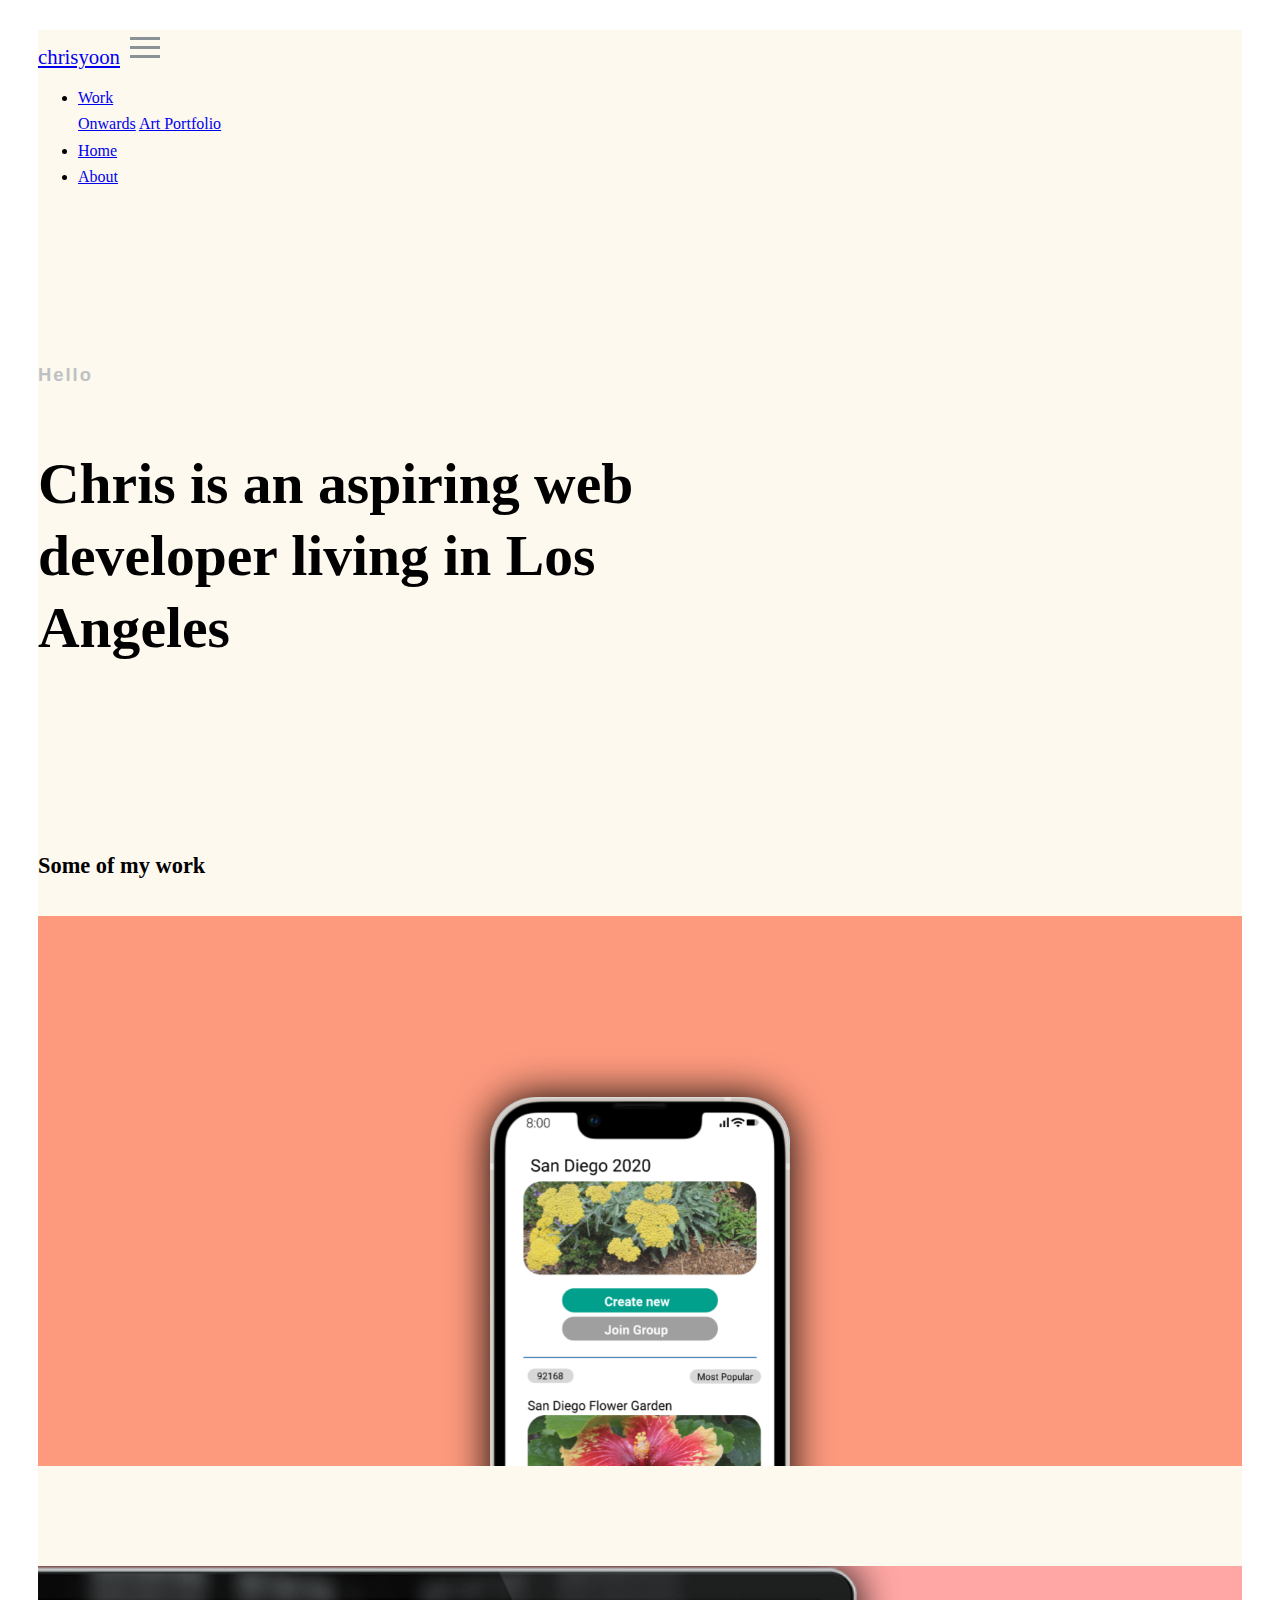
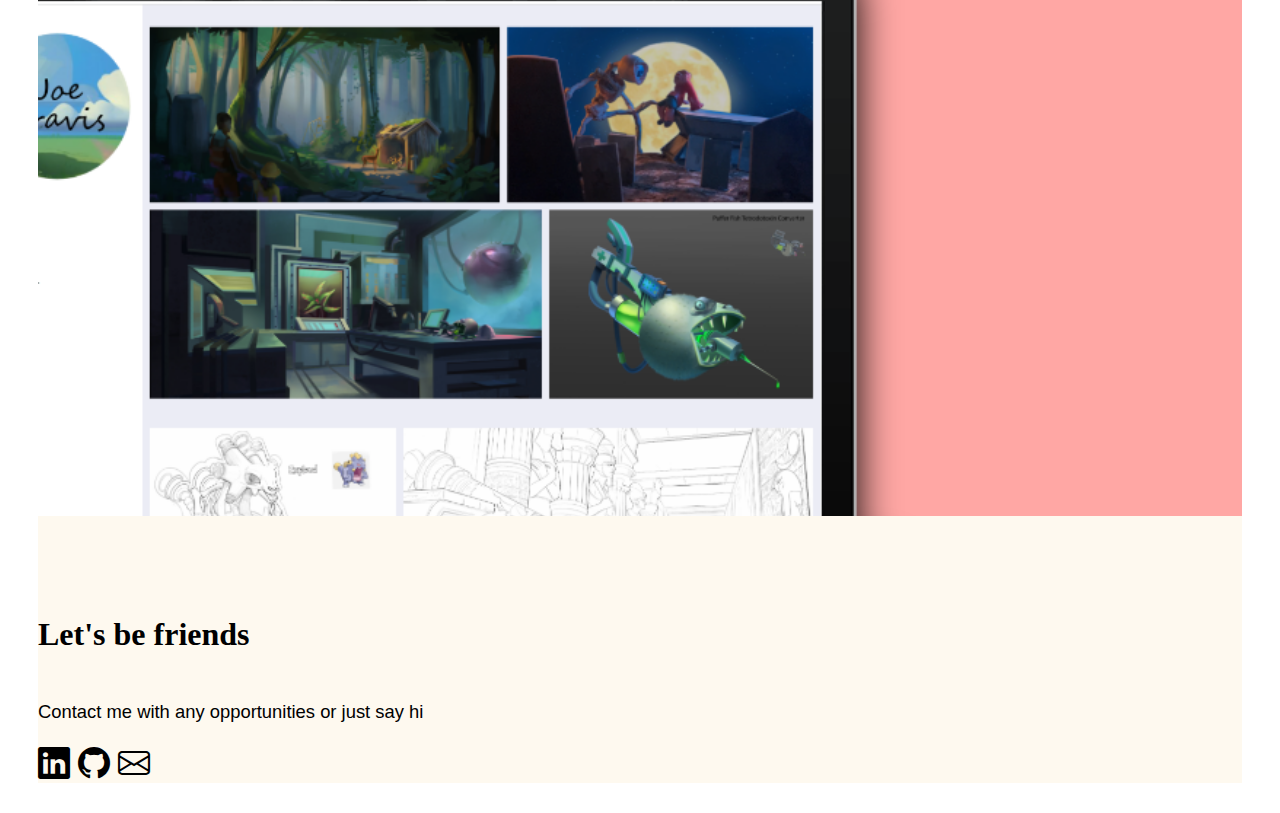
<file: index.html>
<html lang="en">
    <head>
        <meta charset="utf-8">
        <meta http-equiv="X-UA-Compatible" content="IE=edge">
        <meta name="viewport" content="width=device-width, initial-scale=1, shrink-to-fit=no">
        <title>Chris Yoon</title>


       
        <link rel="stylesheet" href="style.css">
        <!--Bootstrap icons-->

        <link href="https://cdn.jsdelivr.net/npm/bootstrap@5.0.2/dist/css/bootstrap.min.css" rel="stylesheet" integrity="sha384-EVSTQN3/azprG1Anm3QDgpJLIm9Nao0Yz1ztcQTwFspd3yD65VohhpuuCOmLASjC" crossorigin="anonymous">
        <script src="https://cdn.jsdelivr.net/npm/@popperjs/core@2.9.2/dist/umd/popper.min.js" ></script>
        <script src="https://cdn.jsdelivr.net/npm/bootstrap@5.0.1/dist/js/bootstrap.min.js" integrity="sha384-Atwg2Pkwv9vp0ygtn1JAojH0nYbwNJLPhwyoVbhoPwBhjQPR5VtM2+xf0Uwh9KtT" crossorigin="anonymous"></script>
    </head>

    <body class=home>
        <!-- <video width=100% height=100% autoplay loop muted>
            <source src="imgs/vwMountainVid.mp4" type="video/mp4" />
          </video> -->
        <div class="background">
            <div class="container-fluid px-4 wrapper">
                <!--Nav stuff -->
                <div class="row pt-4">
                    <nav class="navbar navbar-expand-md navbar-light bg-transparent px-0">
                        <div class="container-fluid px-4">
                            <a class="navbar-brand" href="index.html">chrisyoon</a>
                            <button class="navbar-toggler" onclick="this.classList.toggle('change')" type="button" data-bs-toggle="collapse" data-bs-target="#navbarSupportedContent" aria-controls="navbarSupportedContent" aria-expanded="false" aria-label="Toggle navigation">
                                <div class="bar1"></div>
                                <div class="bar2"></div>
                                <div class="bar3"></div>
                            </button>
                            <!--Collapsible nav option-->
                            <div class="collapse navbar-collapse float-right" id="navbarSupportedContent">
                                <ul class="navbar-nav ms-auto mb-2 mb-lg-0">

                                    <li class="nav-item dropdown">
                                        <a class="nav-link dropdown-toggle" href="#" id="navbarDropdown" role="button" data-toggle="dropdown" aria-haspopup="true" aria-expanded="false">Work</a>
                                        <div class="dropdown-menu" aria-labelledby="navbarDropdown">
                                            <a class="dropdown-item" href="proj1.html">Onwards</a>
                                            <a class="dropdown-item" href="proj2.html">Art Portfolio</a>
                                        </div>
                                    </li>
                                    <li class="nav-item">
                                        <a class="nav-link active" aria-current="page" href="#">Home</a>
                                    </li>
                                    <li class="nav-item">
                                    <a class="nav-link" href="about.html">About </a>
                                    </li>
                                </ul>
                            </div>
                        </div>
                    </nav>
                </div>

                <div class="row intro">
                    <div class="col px-4">
                        <div class="text">
                            <p>Hello</p>
                            <h1>Chris is an aspiring web developer living in Los Angeles</h1>
                        </div>
                    </div>
                </div>
                <div class="row">
                    <h5 class="px-md-4 px-2">Some of my work</h5>
                </div>

                <div class="row projLinks pt-4 px-md-5 px-2">
                    <div class="col-12 col-md-7 tPicBg">
                        <a href="proj1.html"></a>
                        <img class="titlePicPhone" src="imgs/homeGraphics/onwardSC.png"> 
                    </div> 
                    <div class="col-12 col-md-5 descript">
                        <h2>Onwards</h2>
                        <p>Mobile app prototype for facilitating group trips</p>
                        <a class="funAnchor" href="proj1.html">Case study >></a>
                    </div> 
                </div>

                <div class="row projLinks pt-4 px-md-5 px-2">
                    <div class="col-12 col-md-7 tPicBg">
                        <a href="proj2.html"></a>
                        <img class="titlePicSite" src="imgs/homeGraphics/laptopEdited.png"> 
                    </div>

                    <div class="col-12 col-md-5 descript">
                        <h2>Art Portfolio</h2>
                        <p>Website made for client to present his art</p>
                        <a class="funAnchor" href="proj2.html">Case study >></a>
                    </div> 
                </div>

                <div class="row contact py-5">
                    <!--A divider-->
                    <div class="py-4"></div> 
                    <div class="contact-content d-flex flex-column align-items-center">
                        <h4>Let's be friends</h4>
                        <p>Contact me with any opportunities or just say hi</p>
                        <div class="icons d-flex justify-content-between w-25 pb-5" style="font-size: 2rem">
                            <a style="color:black" href="https://www.linkedin.com/in/christopher-yoon-39596233/"><i class="bi bi-linkedin"></i></a>
                            <a style="color:black" href="https://github.com/46chris"><i class="bi bi-github"></i></a>
                            <a style="color:black" href="#"><i class="bi bi-envelope"></i></a>
                        </div>
                    </div>
                </div>
            </div>

        </div>
        <script src="https://code.jquery.com/jquery-3.2.1.slim.min.js" integrity="sha384-KJ3o2DKtIkvYIK3UENzmM7KCkRr/rE9/Qpg6aAZGJwFDMVNA/GpGFF93hXpG5KkN" crossorigin="anonymous"></script>
        <script src="https://maxcdn.bootstrapcdn.com/bootstrap/4.0.0/js/bootstrap.min.js" integrity="sha384-JZR6Spejh4U02d8jOt6vLEHfe/JQGiRRSQQxSfFWpi1MquVdAyjUar5+76PVCmYl" crossorigin="anonymous"></script>
    </body>
</html>
</file>
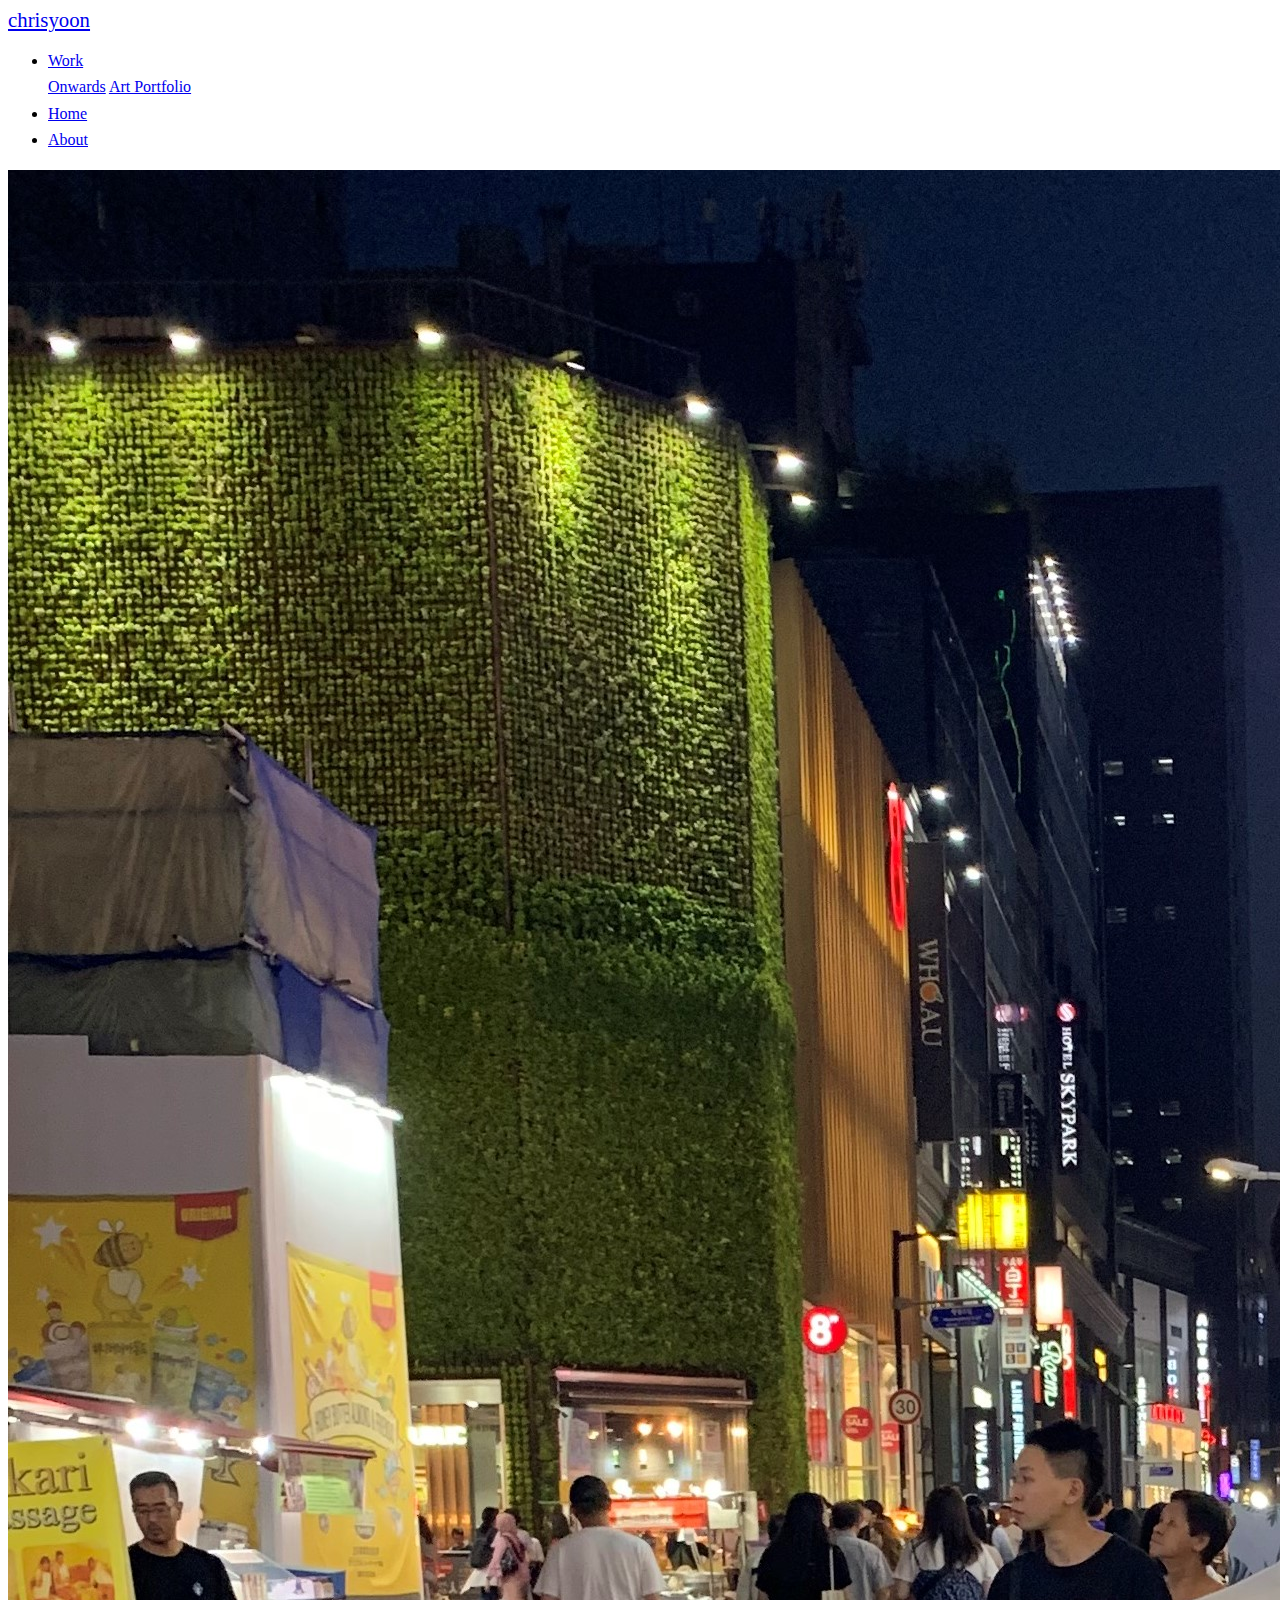
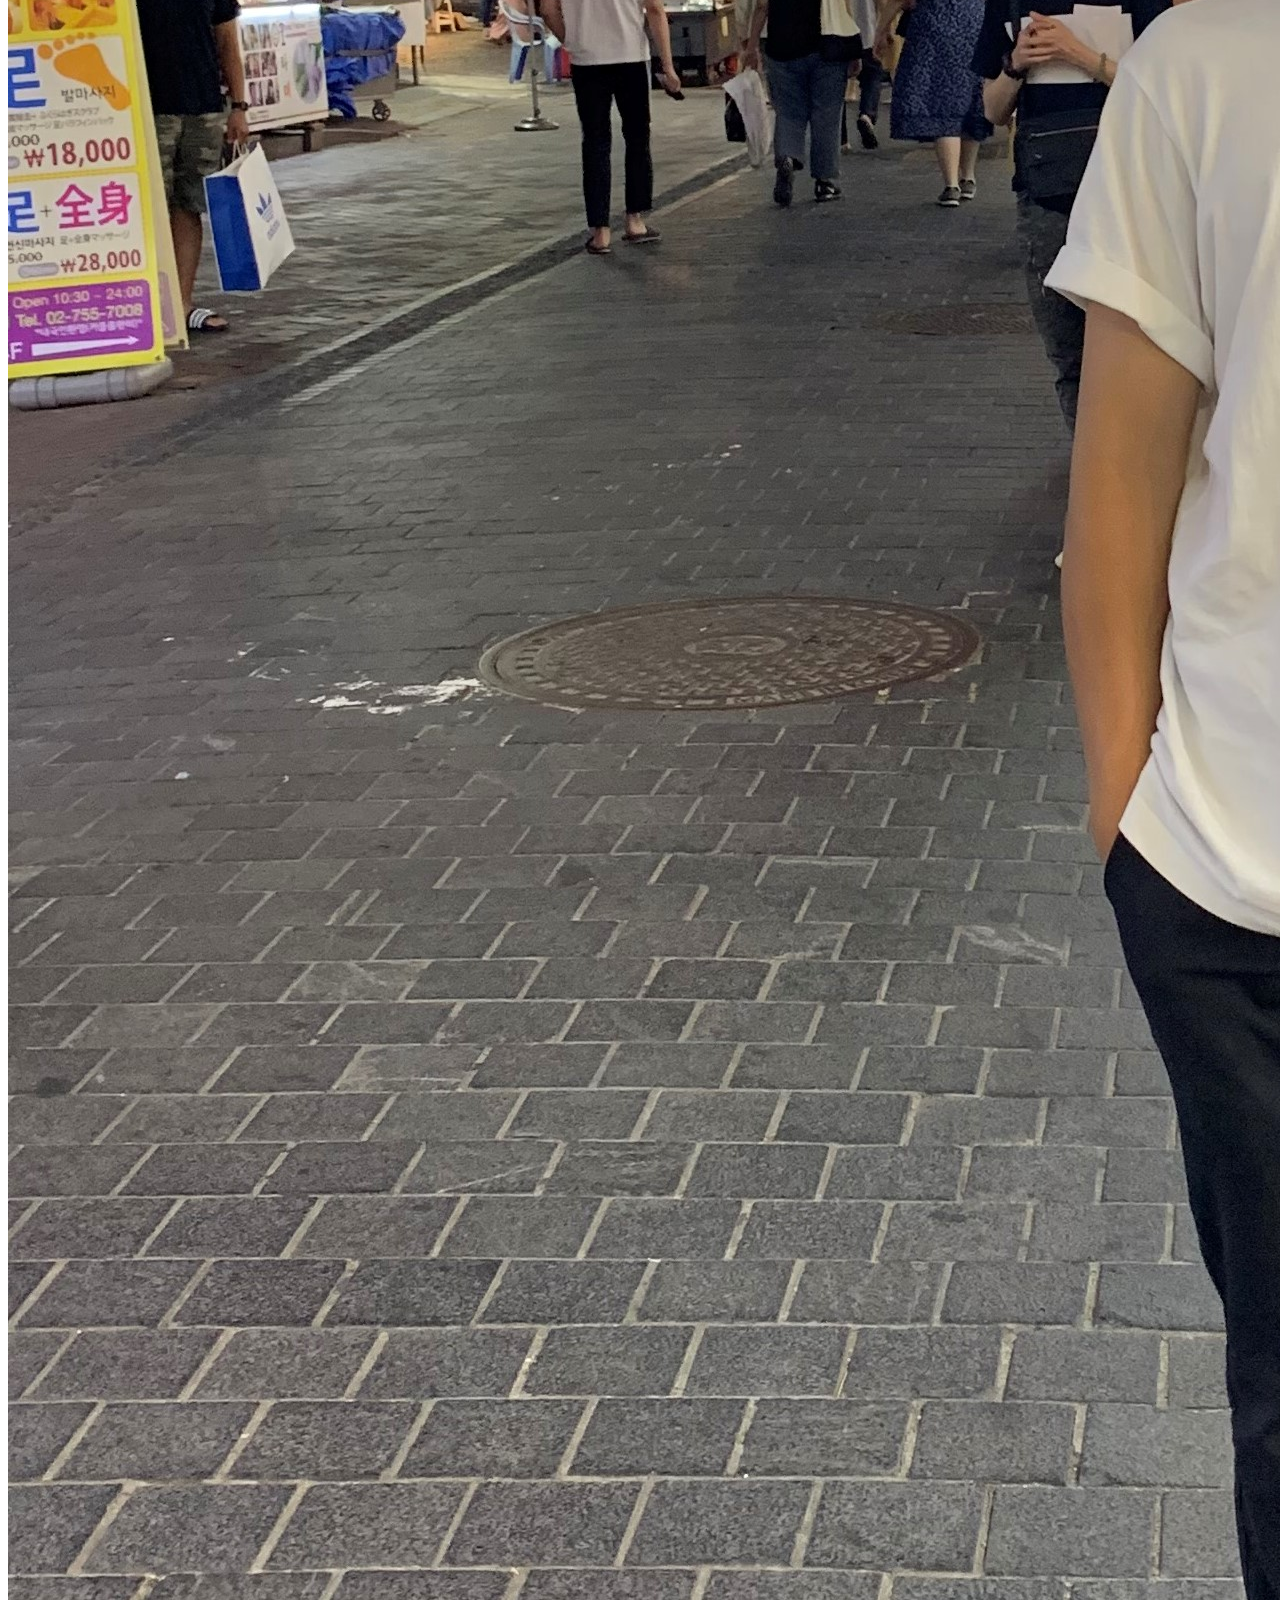
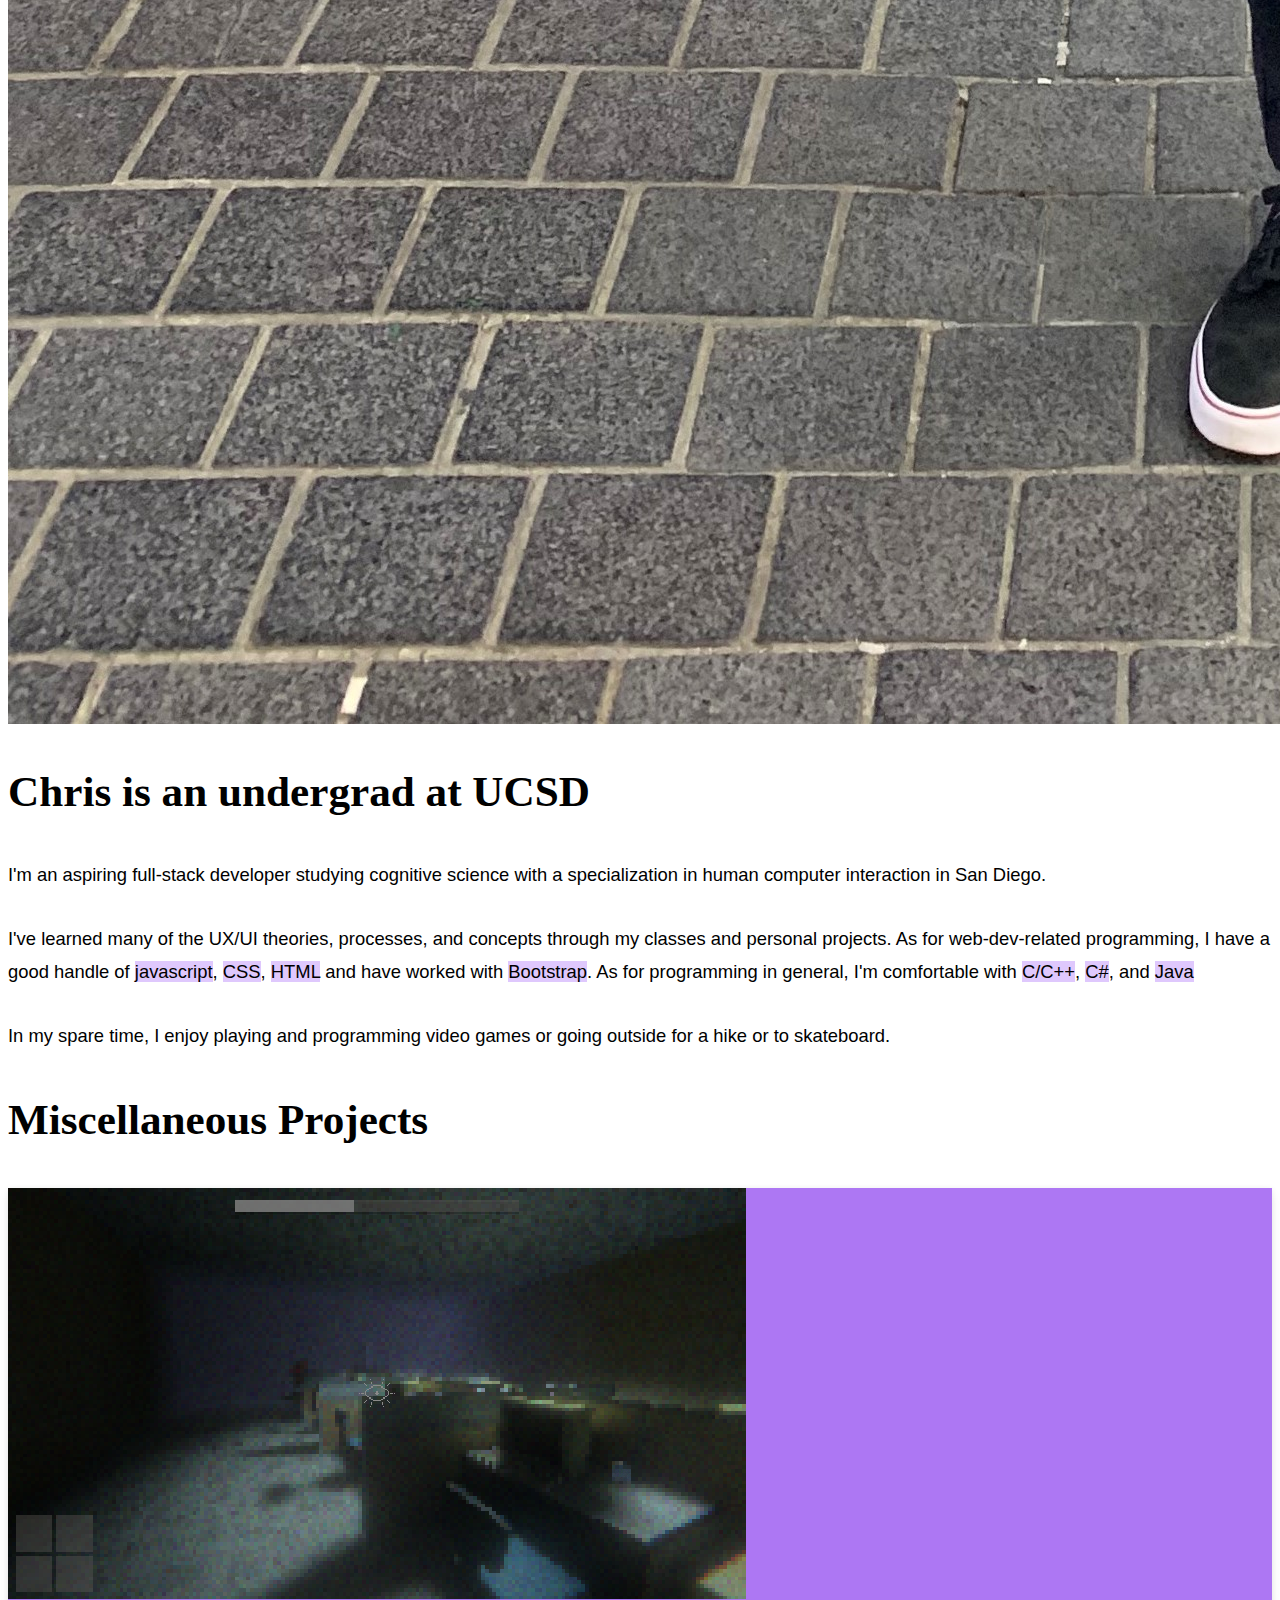
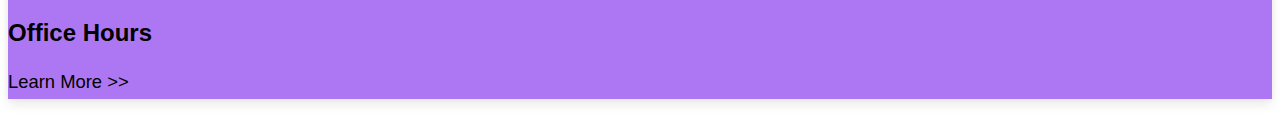
<file: about.html>
<html lang="en">
    <head>
        <meta charset="utf-8">
        <meta http-equiv="X-UA-Compatible" content="IE=edge">
        <meta name="viewport" content="width=device-width, initial-scale=1, shrink-to-fit=no">
        <title>Chris Yoon</title>

        <link rel="stylesheet" href="style.css">
        
        
        <!--Bootstrap icons-->
        <link href="https://cdn.jsdelivr.net/npm/bootstrap@5.0.2/dist/css/bootstrap.min.css" rel="stylesheet" integrity="sha384-EVSTQN3/azprG1Anm3QDgpJLIm9Nao0Yz1ztcQTwFspd3yD65VohhpuuCOmLASjC" crossorigin="anonymous">
        <script src="https://cdn.jsdelivr.net/npm/@popperjs/core@2.9.2/dist/umd/popper.min.js" ></script>
        <script src="https://cdn.jsdelivr.net/npm/bootstrap@5.0.1/dist/js/bootstrap.min.js" integrity="sha384-Atwg2Pkwv9vp0ygtn1JAojH0nYbwNJLPhwyoVbhoPwBhjQPR5VtM2+xf0Uwh9KtT" crossorigin="anonymous"></script>
    </head>
    <body class="about">
        <div class="container-fluid px-3 wrapper">
            <!--Nav stuff -->
            <div class="row pt-4">
                <nav class="navbar navbar-expand-md navbar-light bg-transparent px-0">
                    <div class="container-fluid px-4">
                        <a class="navbar-brand" href="index.html">chrisyoon</a>
                        <button class="navbar-toggler" type="button" data-bs-toggle="collapse" data-bs-target="#navbarSupportedContent" aria-controls="navbarSupportedContent" aria-expanded="false" aria-label="Toggle navigation">
                            <span class="navbar-toggler-icon"></span>
                        </button>
                        <!--Collapsible nav option-->
                        <div class="collapse navbar-collapse float-right" id="navbarSupportedContent">
                            <ul class="navbar-nav ms-auto mb-2 mb-lg-0">
                                <li class="nav-item dropdown">
                                    <a class="nav-link dropdown-toggle" href="#" id="navbarDropdown" role="button" data-toggle="dropdown" aria-haspopup="true" aria-expanded="false">Work</a>
                                    <div class="dropdown-menu" aria-labelledby="navbarDropdown">
                                        <a class="dropdown-item" href="proj1.html">Onwards</a>
                                        <a class="dropdown-item" href="proj2.html">Art Portfolio</a>
                                    </div>
                                </li>
                                <li class="nav-item">
                                    <a class="nav-link" aria-current="page" href="index.html">Home</a>
                                </li>
                                <li class="nav-item">
                                <a class="nav-link active" href="about.html">About </a>
                                </li>
                            </ul>
                        </div>
                    </div>
                </nav>
            </div>

            <div class="row px-3 pt-4 pb-5about mx-auto">
                <div class="col-12 col-md-6 pb-4">
                    <img class="w-100" src="imgs/me3.jpg">
                </div>

                <div class="col-12 col-md-6">
                    <h3>Chris is an undergrad at UCSD</h3>
                    <p class="pt-3 abtP">I'm an aspiring full-stack developer studying cognitive science with a specialization in human 
                        computer interaction in San Diego. <br><br>

                        I've learned many of the UX/UI theories, processes, and concepts through my classes and personal projects. As for 
                        web-dev-related programming, I have a good handle of <mark>javascript</mark>, <mark>CSS</mark>, <mark>HTML</mark> and 
                        have worked with <mark>Bootstrap</mark>. As for programming in general, I'm comfortable with <mark>C/C++</mark>, <mark>C#</mark>, 
                        and <mark>Java</mark><br><br>

                        In my spare time, I enjoy playing and programming video games or going outside for a hike 
                        or to skateboard. 
                    </p>
                </div>
            </div>

            <div class="row px-3 pt-5 gy-3">
                <h3>Miscellaneous Projects</h3>
                <!-- <div class="col-12 card misc1 p-2">
                    <div class="row">
                        <div class="col-5 col-sm-3 d-flex align-items-center">
                            <img class="p-2 card-img" src="imgs/dig2.jpg">
                        </div>
                        <div class="col d-flex align-items-center">
                            <div class="card-body">
                                <h2 class="card-title">Client's Art Portfolio </h2>
                                <p>Learn More >></p>
                            </div>

                        </div>
                    </div>
                    <a href="https://46chris.github.io/JoeSite/" class="stretched-link"></a>
                </div> -->

                <div class="col-12 card misc2 p-2 mb-5">
                    <div class="row">
                        <div class="col-5 col-sm-3 d-flex align-items-center">
                            <img class="p-2 card-img" src="imgs/officehours.png">
                        </div>
                        <div class="col d-flex align-items-center">
                            <div class="card-body">
                                <h2 class="card-title">Office Hours </h4>
                                <p>Learn More >> </p>
                            </div>
                        </div>
                    </div>
                    <a href="https://viridian01.itch.io/office-hours" class="stretched-link"></a>
                </div>
            </div>

        </div>
        <script src="https://code.jquery.com/jquery-3.2.1.slim.min.js" integrity="sha384-KJ3o2DKtIkvYIK3UENzmM7KCkRr/rE9/Qpg6aAZGJwFDMVNA/GpGFF93hXpG5KkN" crossorigin="anonymous"></script>
        <script src="https://maxcdn.bootstrapcdn.com/bootstrap/4.0.0/js/bootstrap.min.js" integrity="sha384-JZR6Spejh4U02d8jOt6vLEHfe/JQGiRRSQQxSfFWpi1MquVdAyjUar5+76PVCmYl" crossorigin="anonymous"></script>
    </body>
</html>
</file>
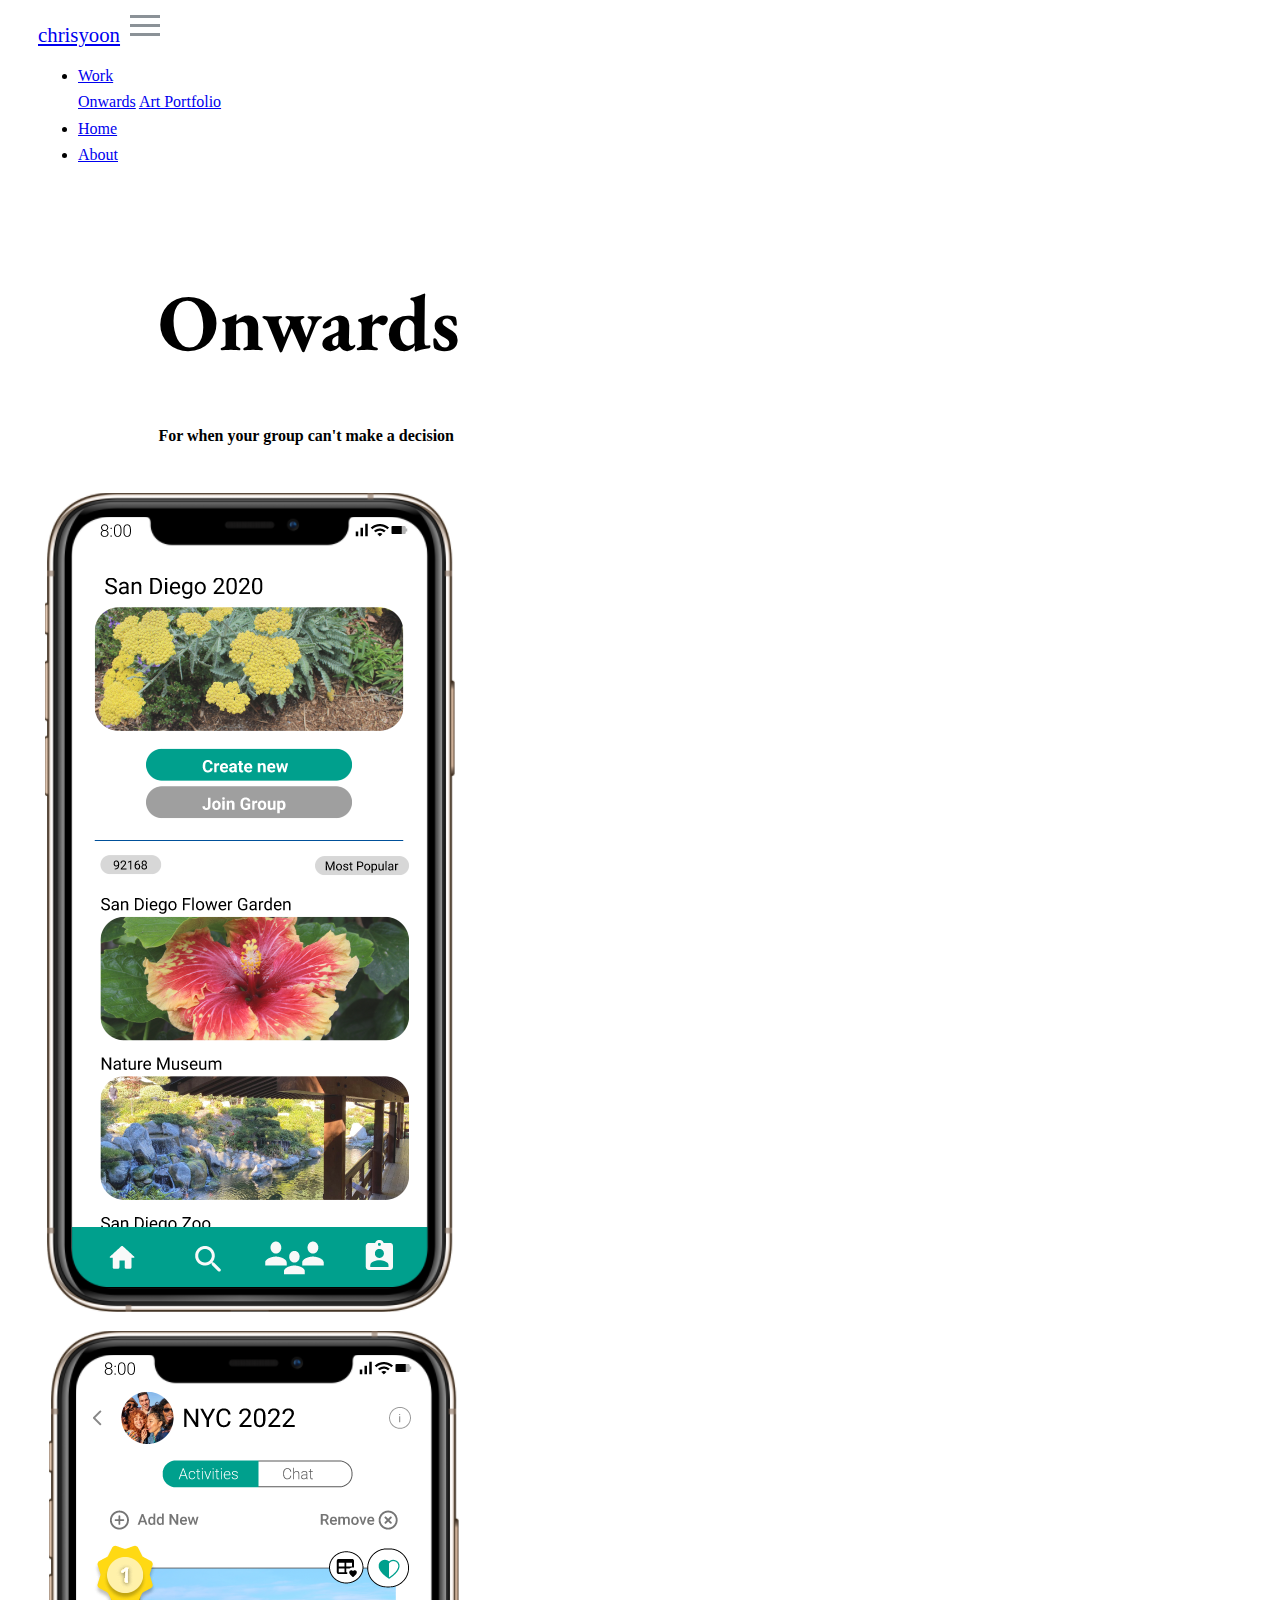
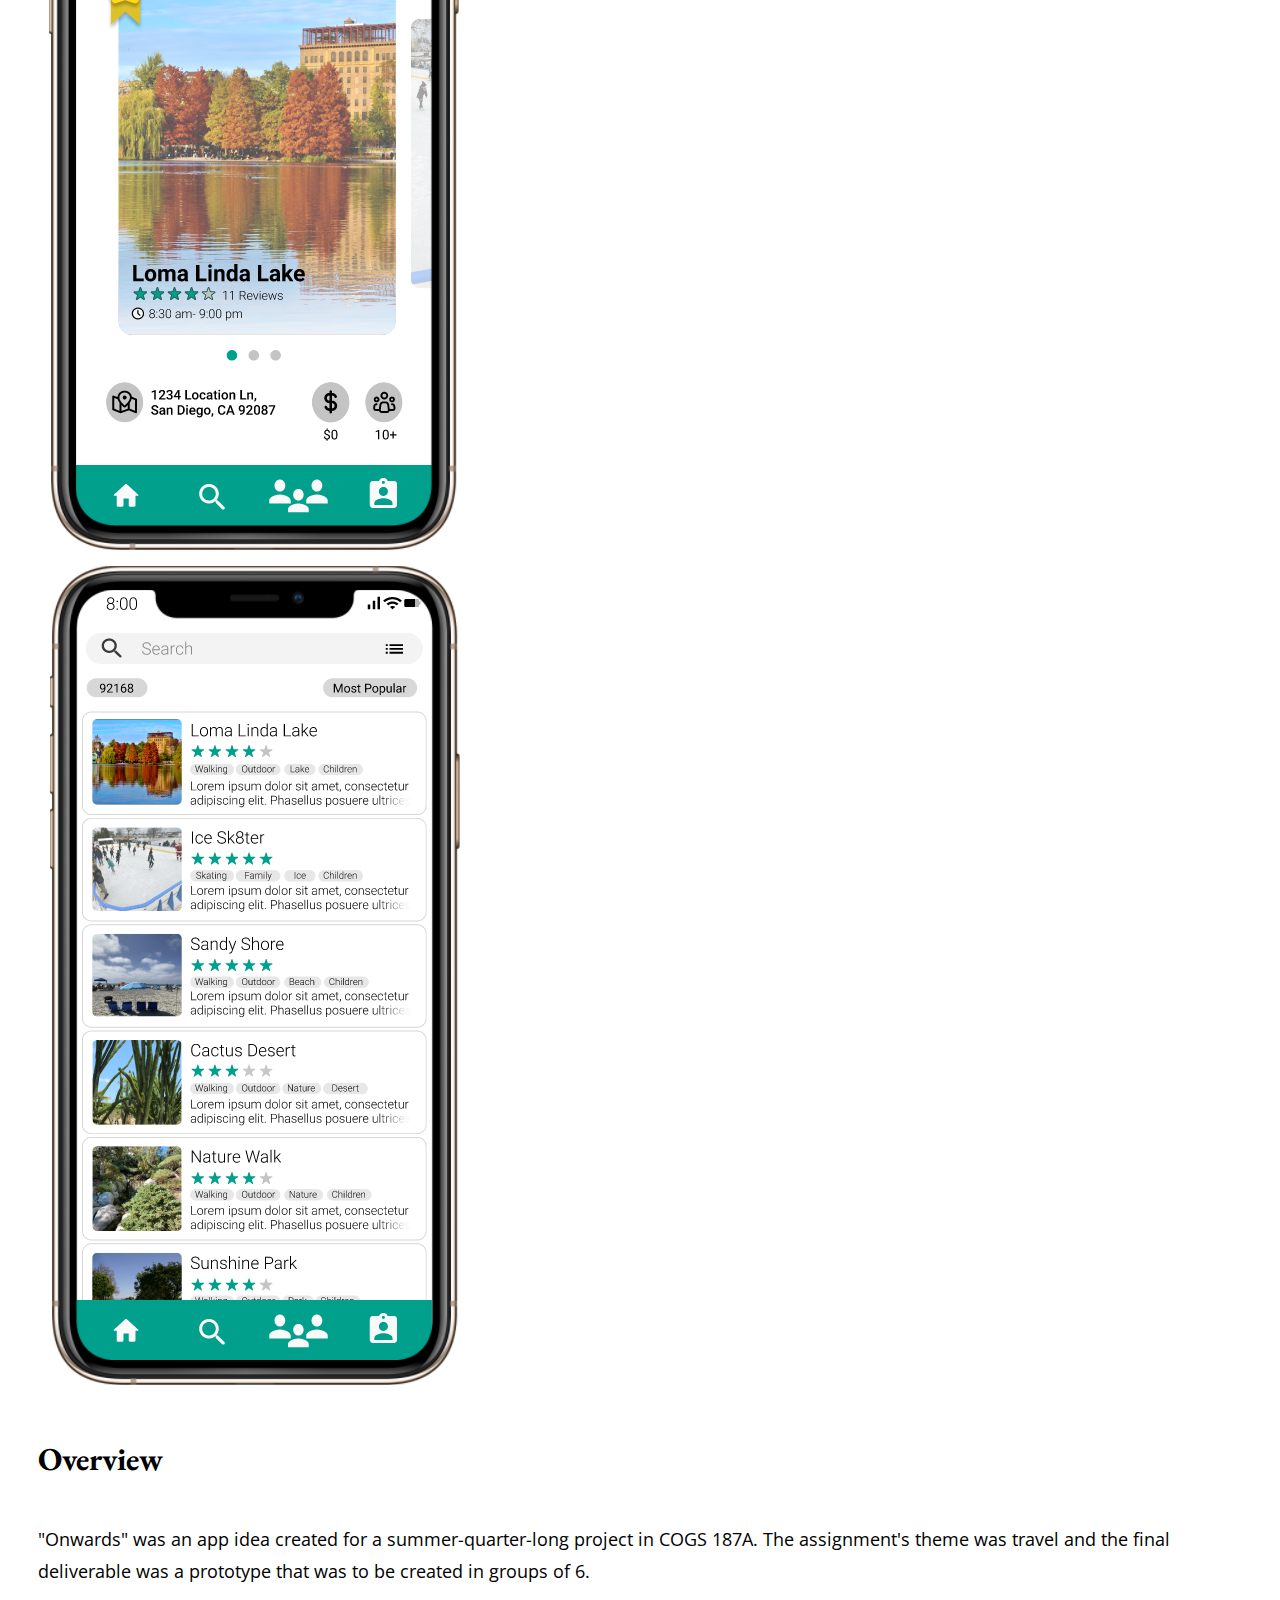
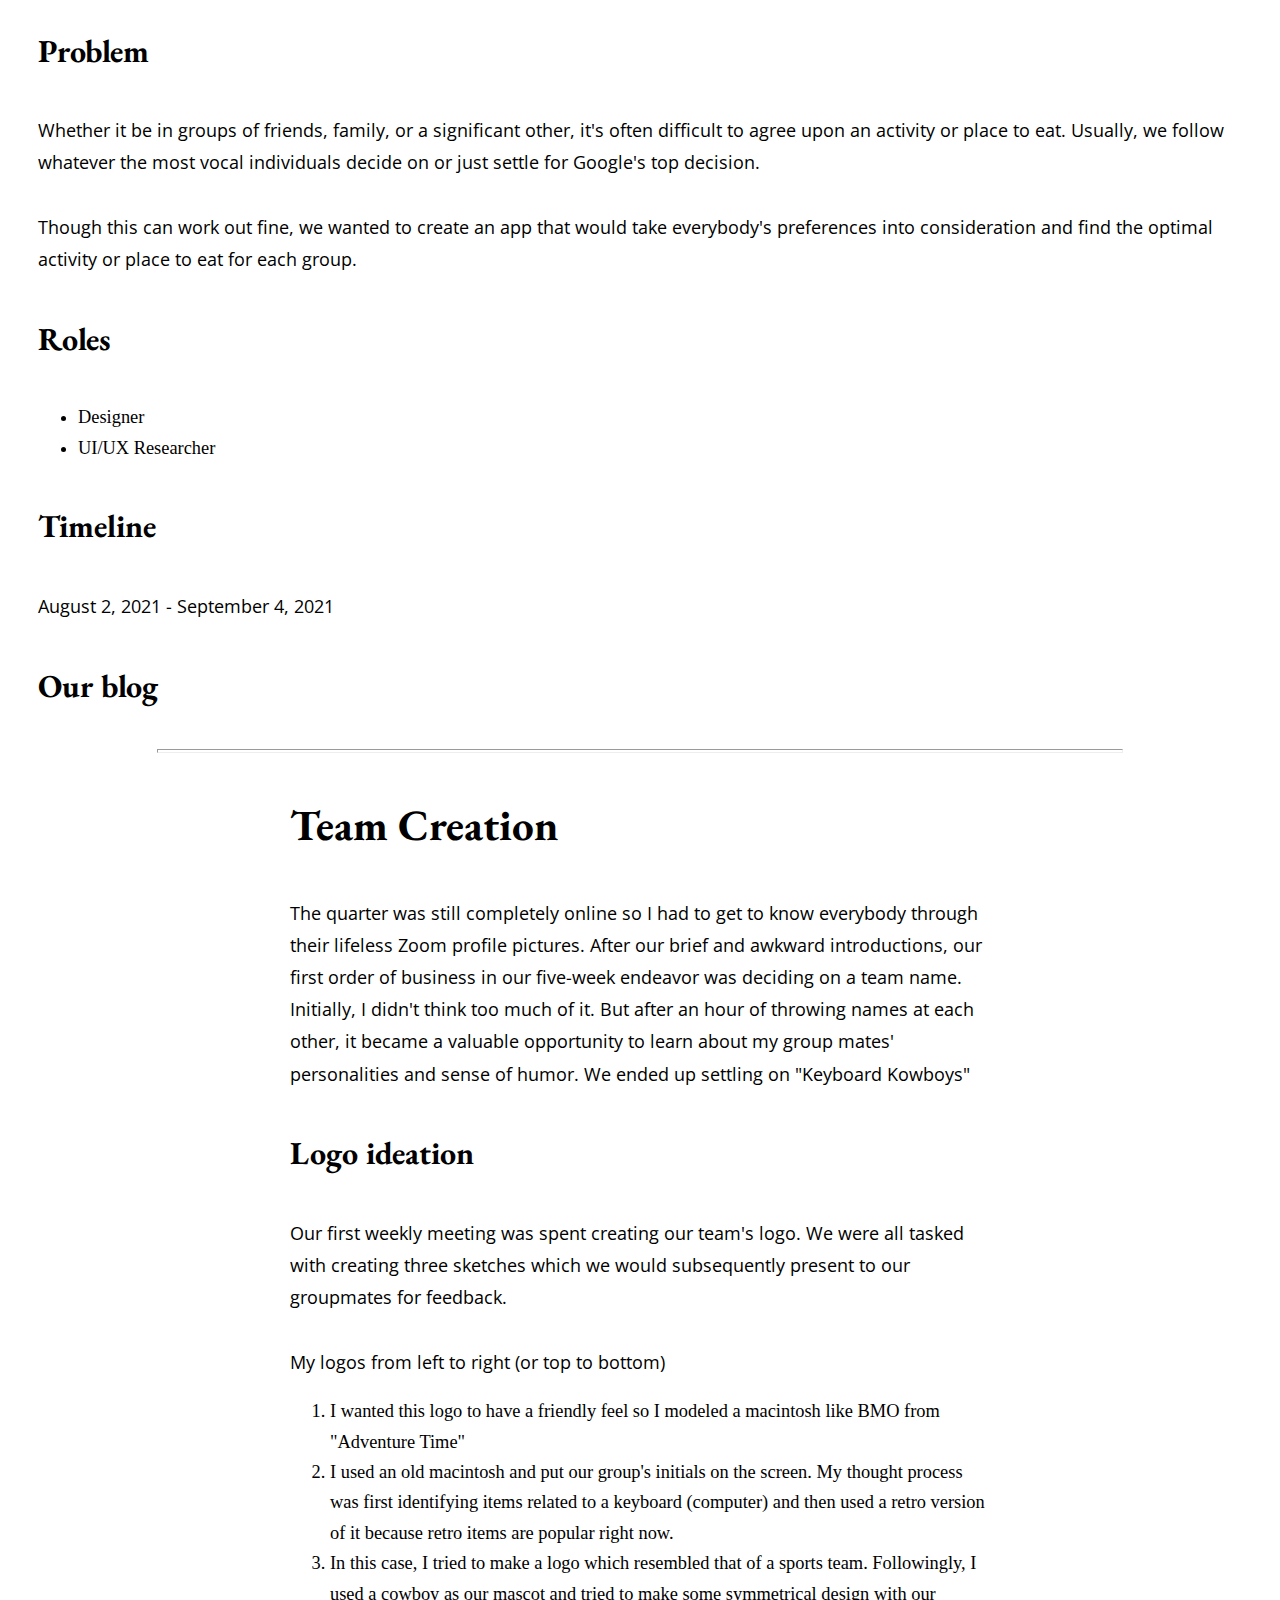
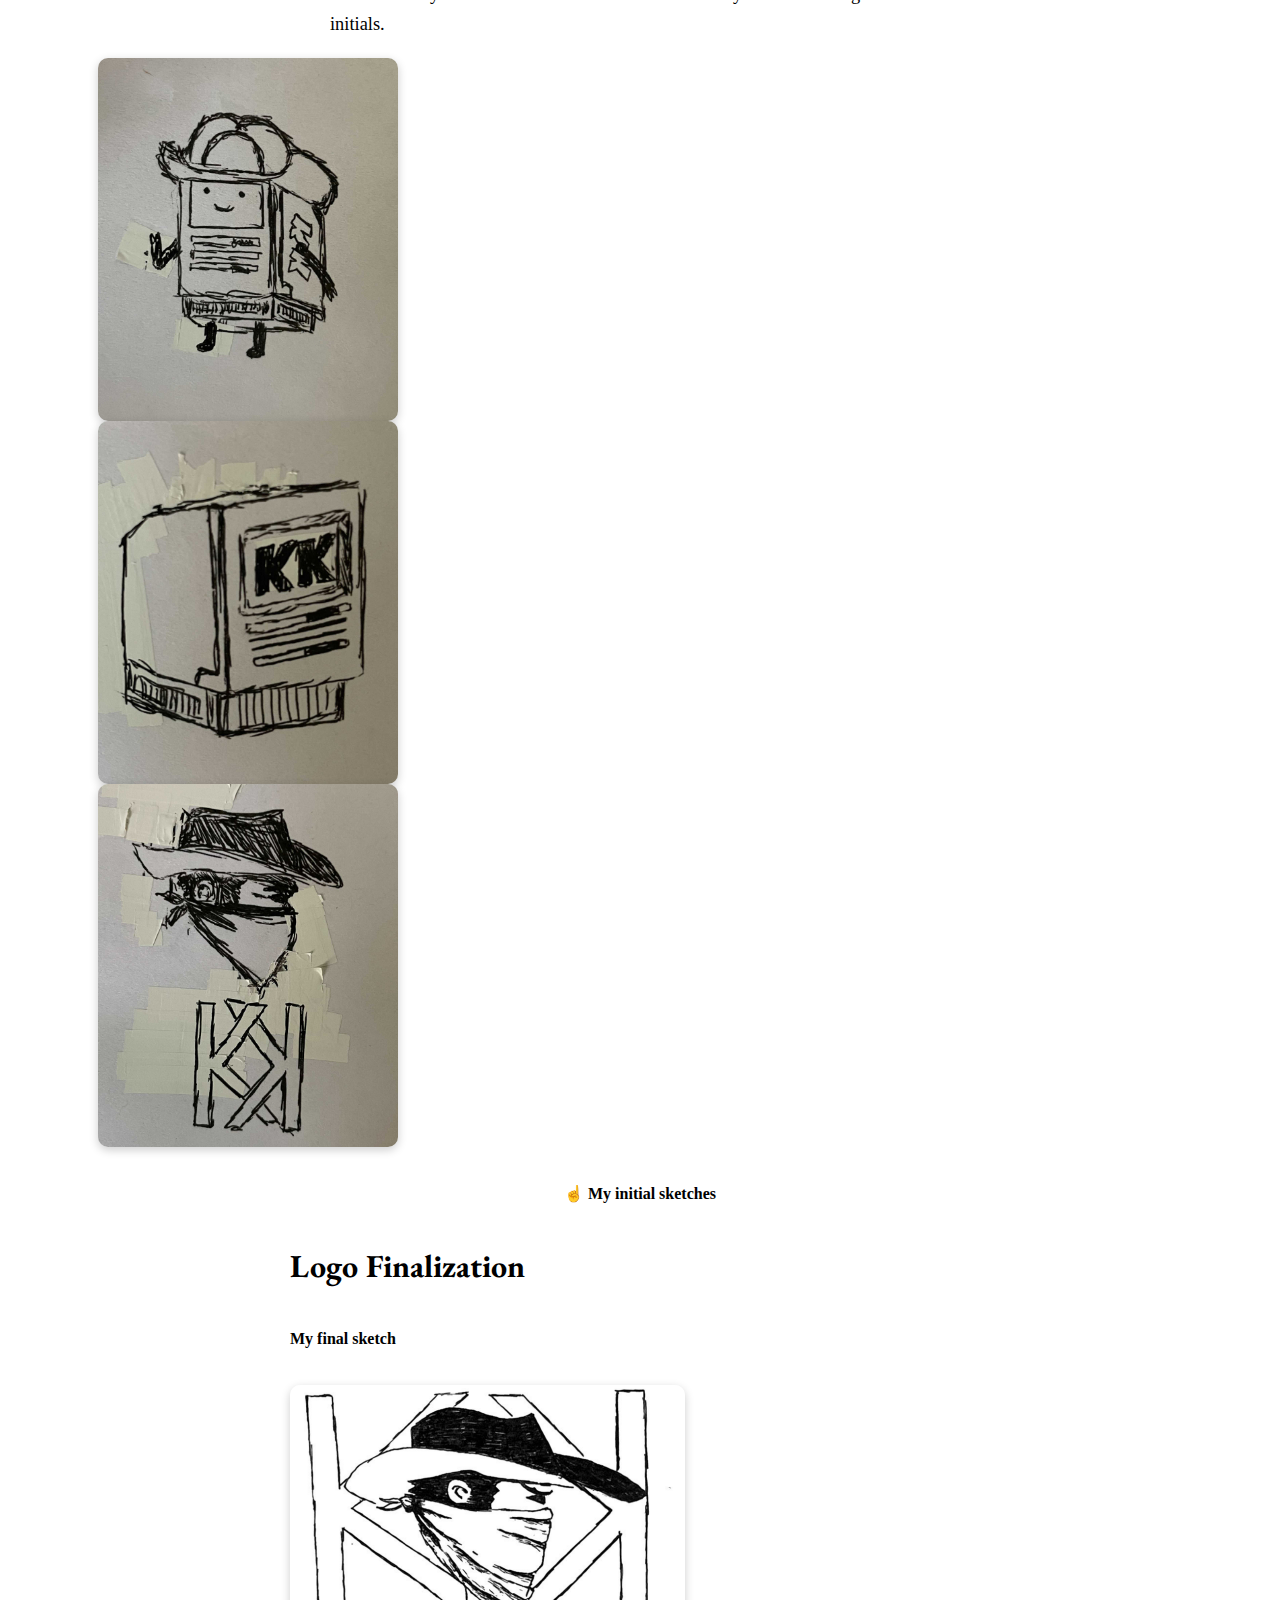
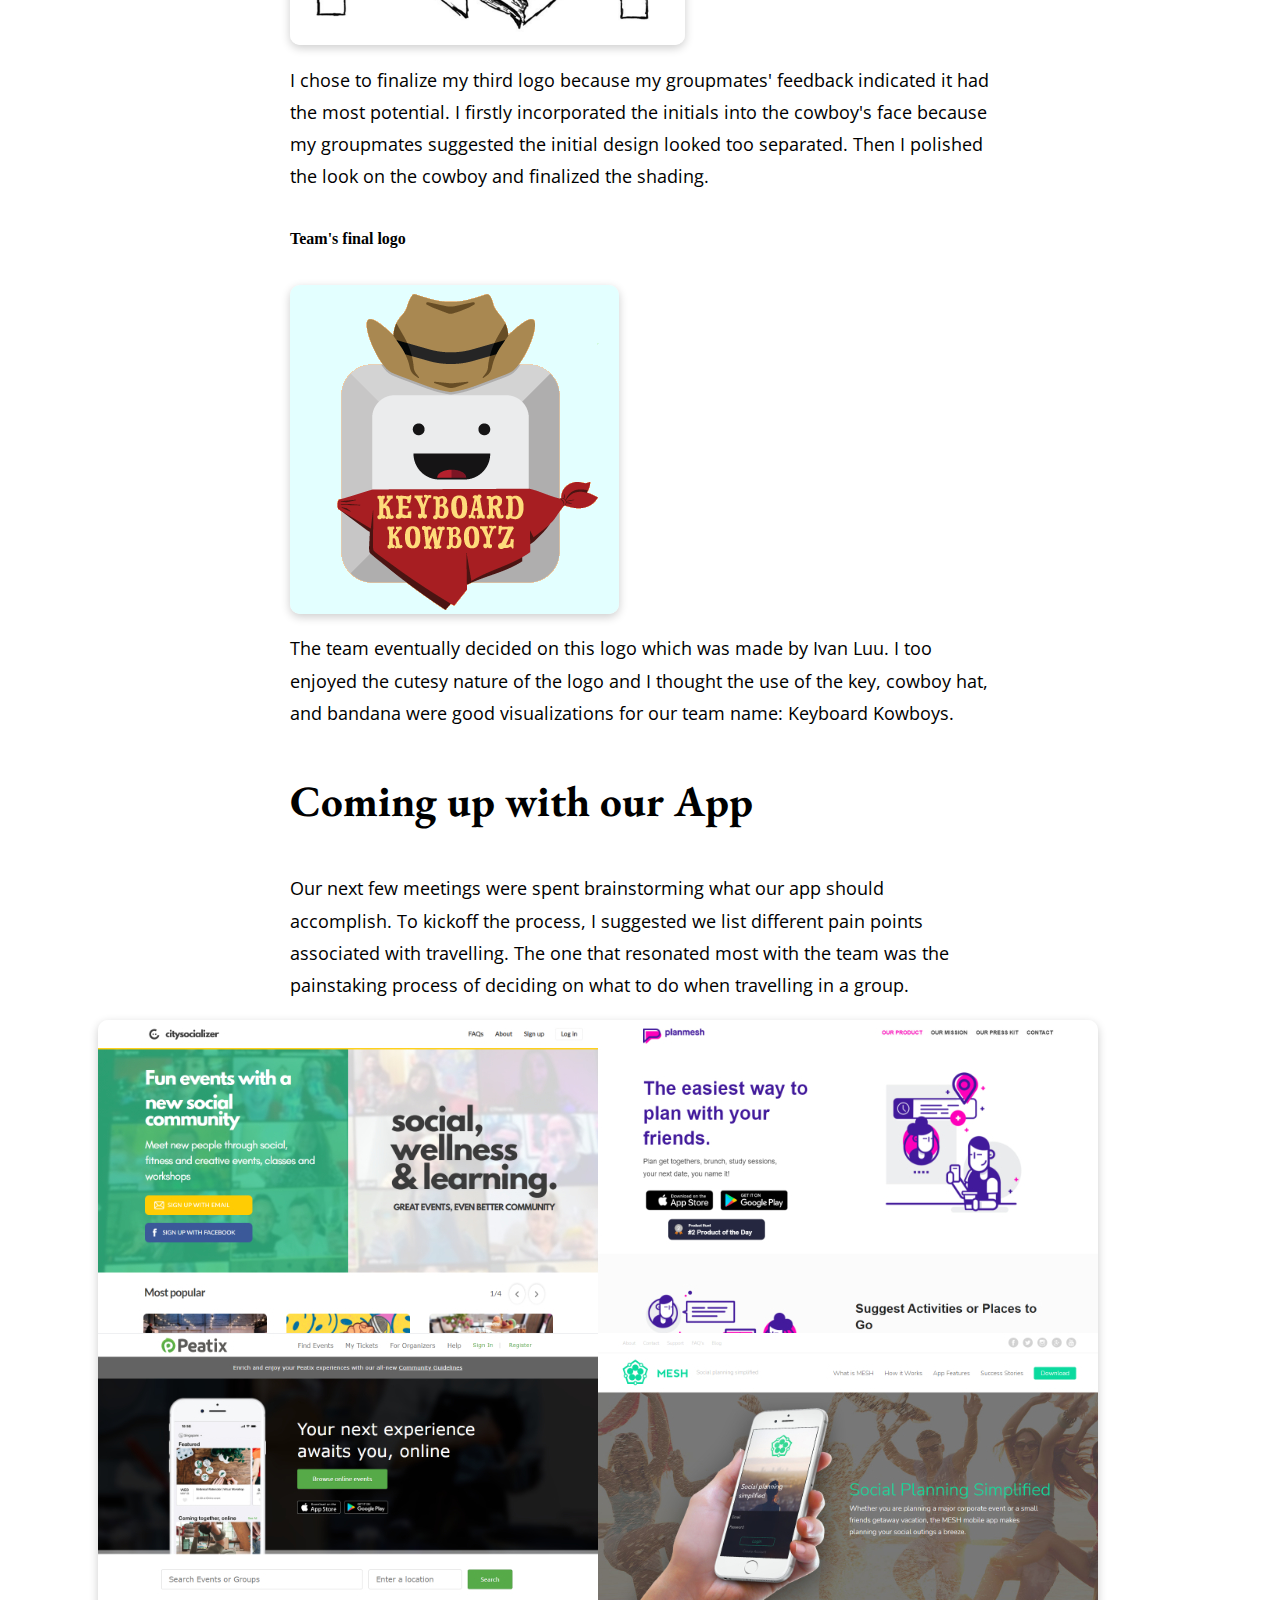
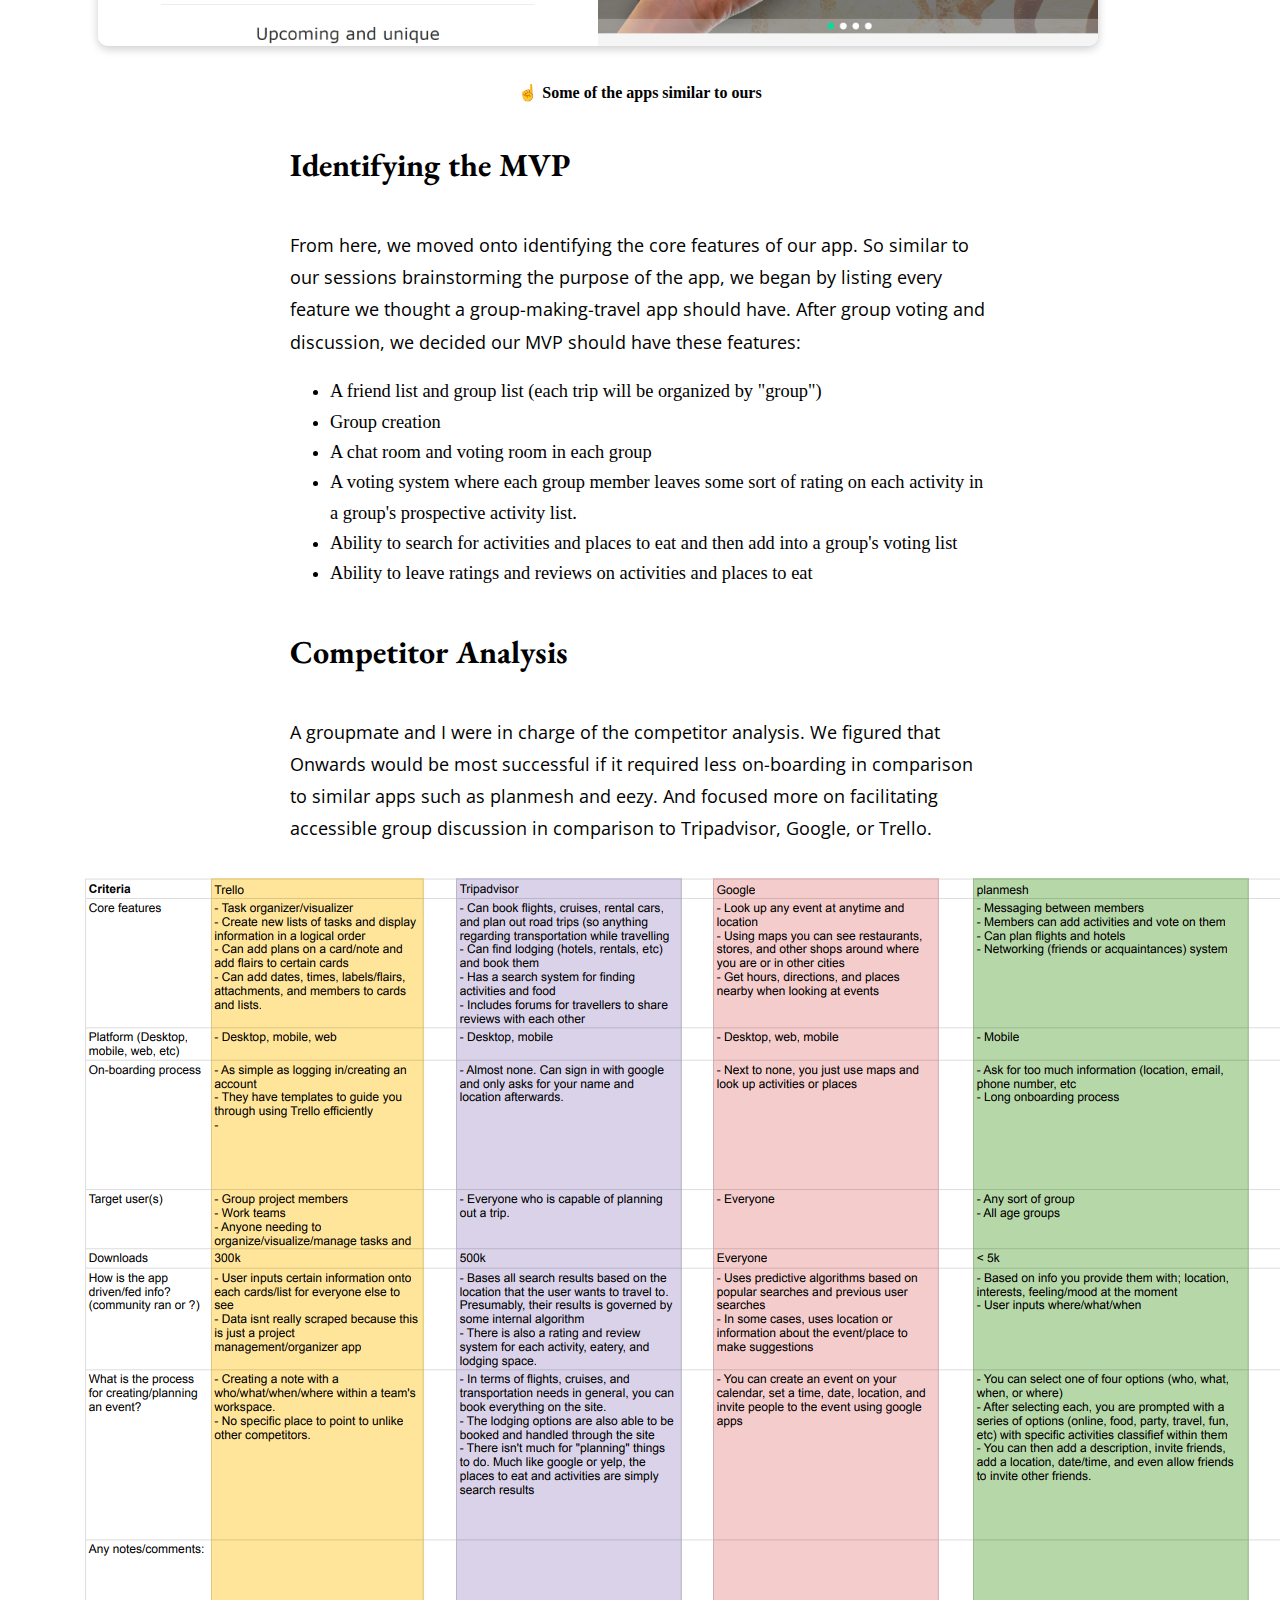
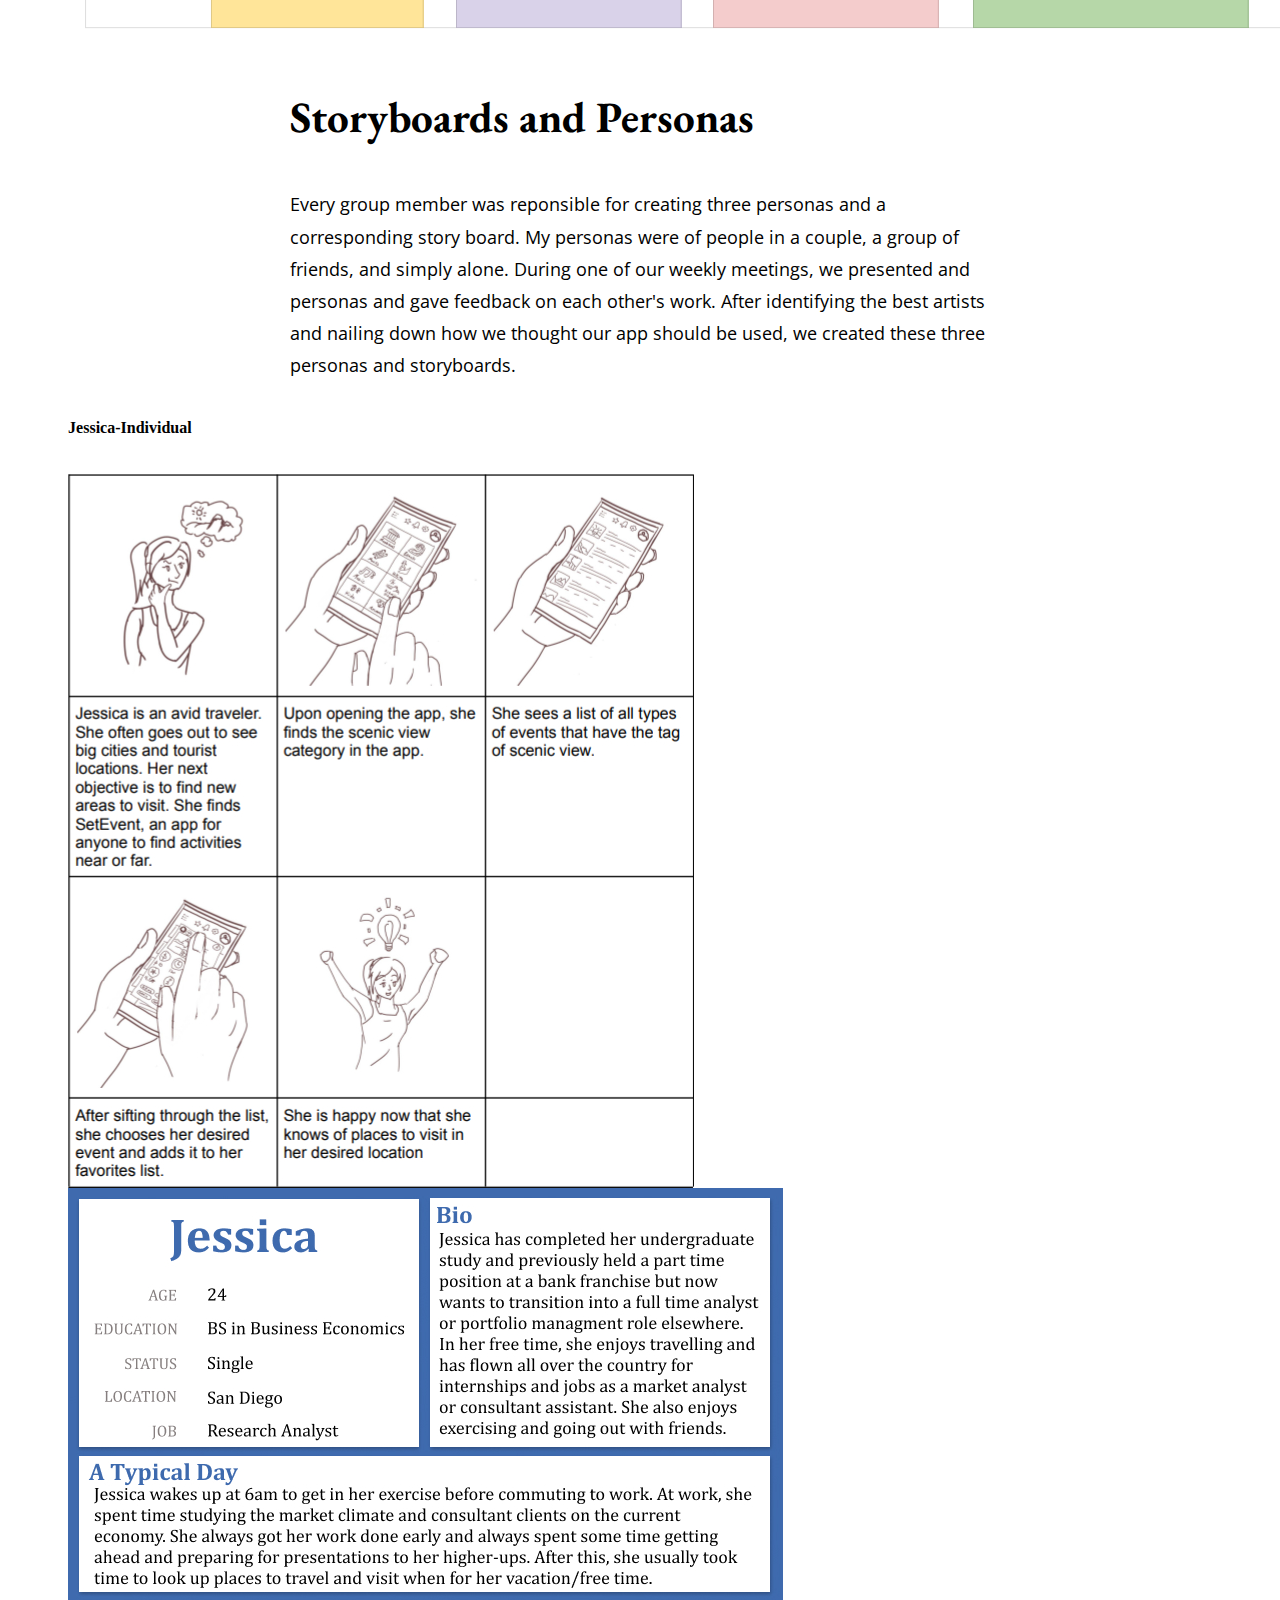
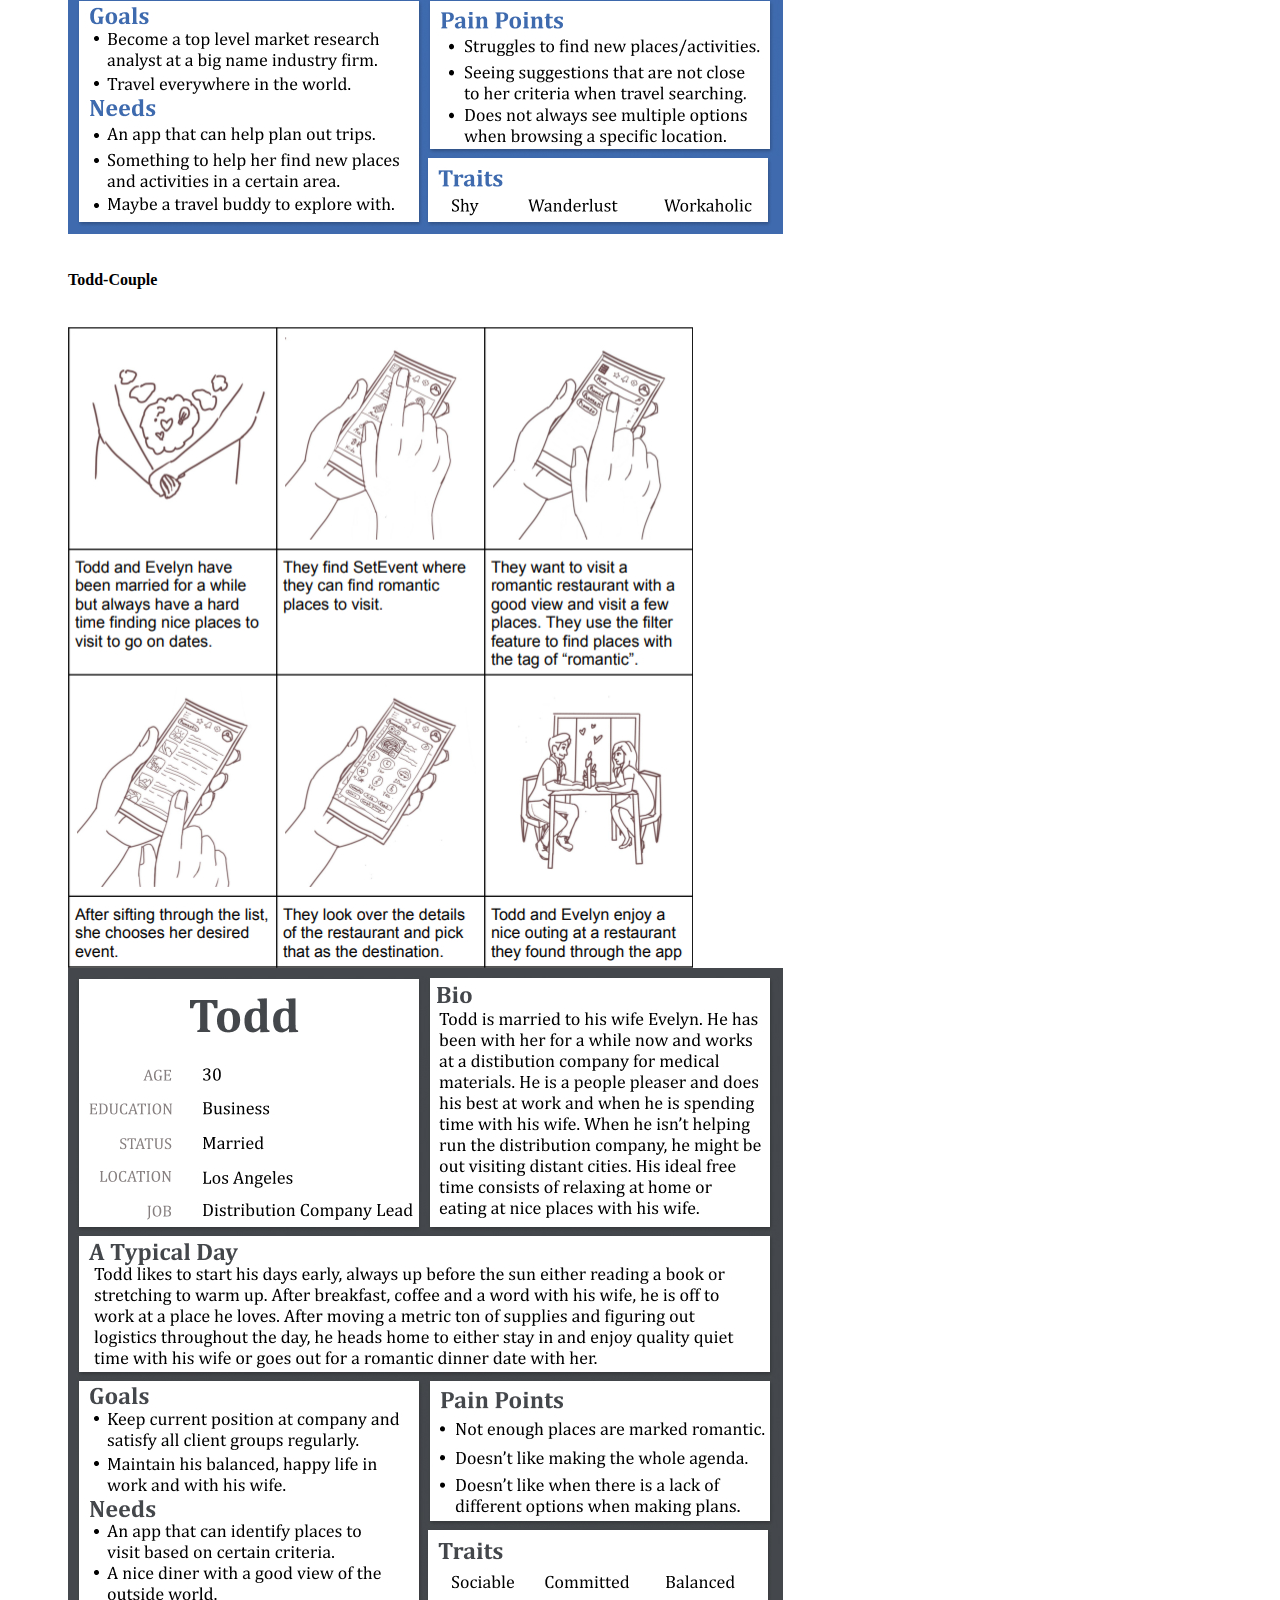
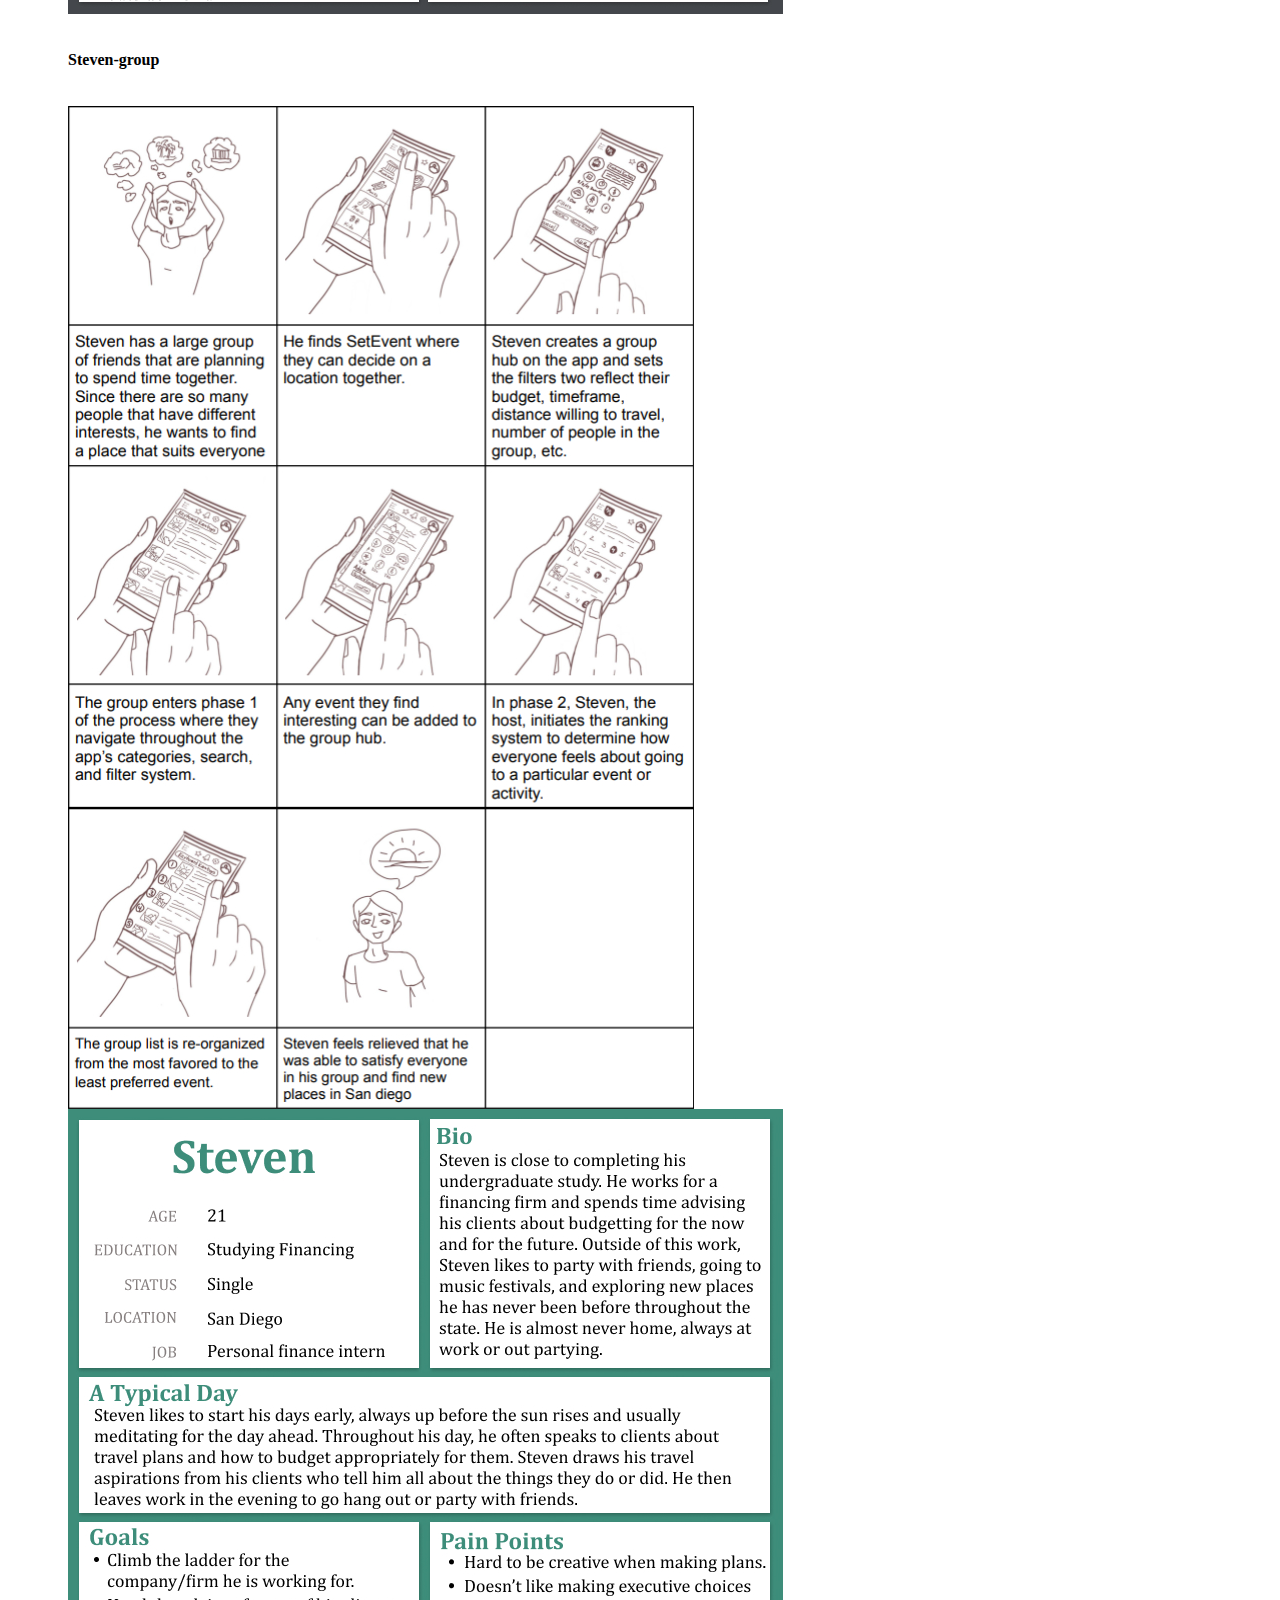
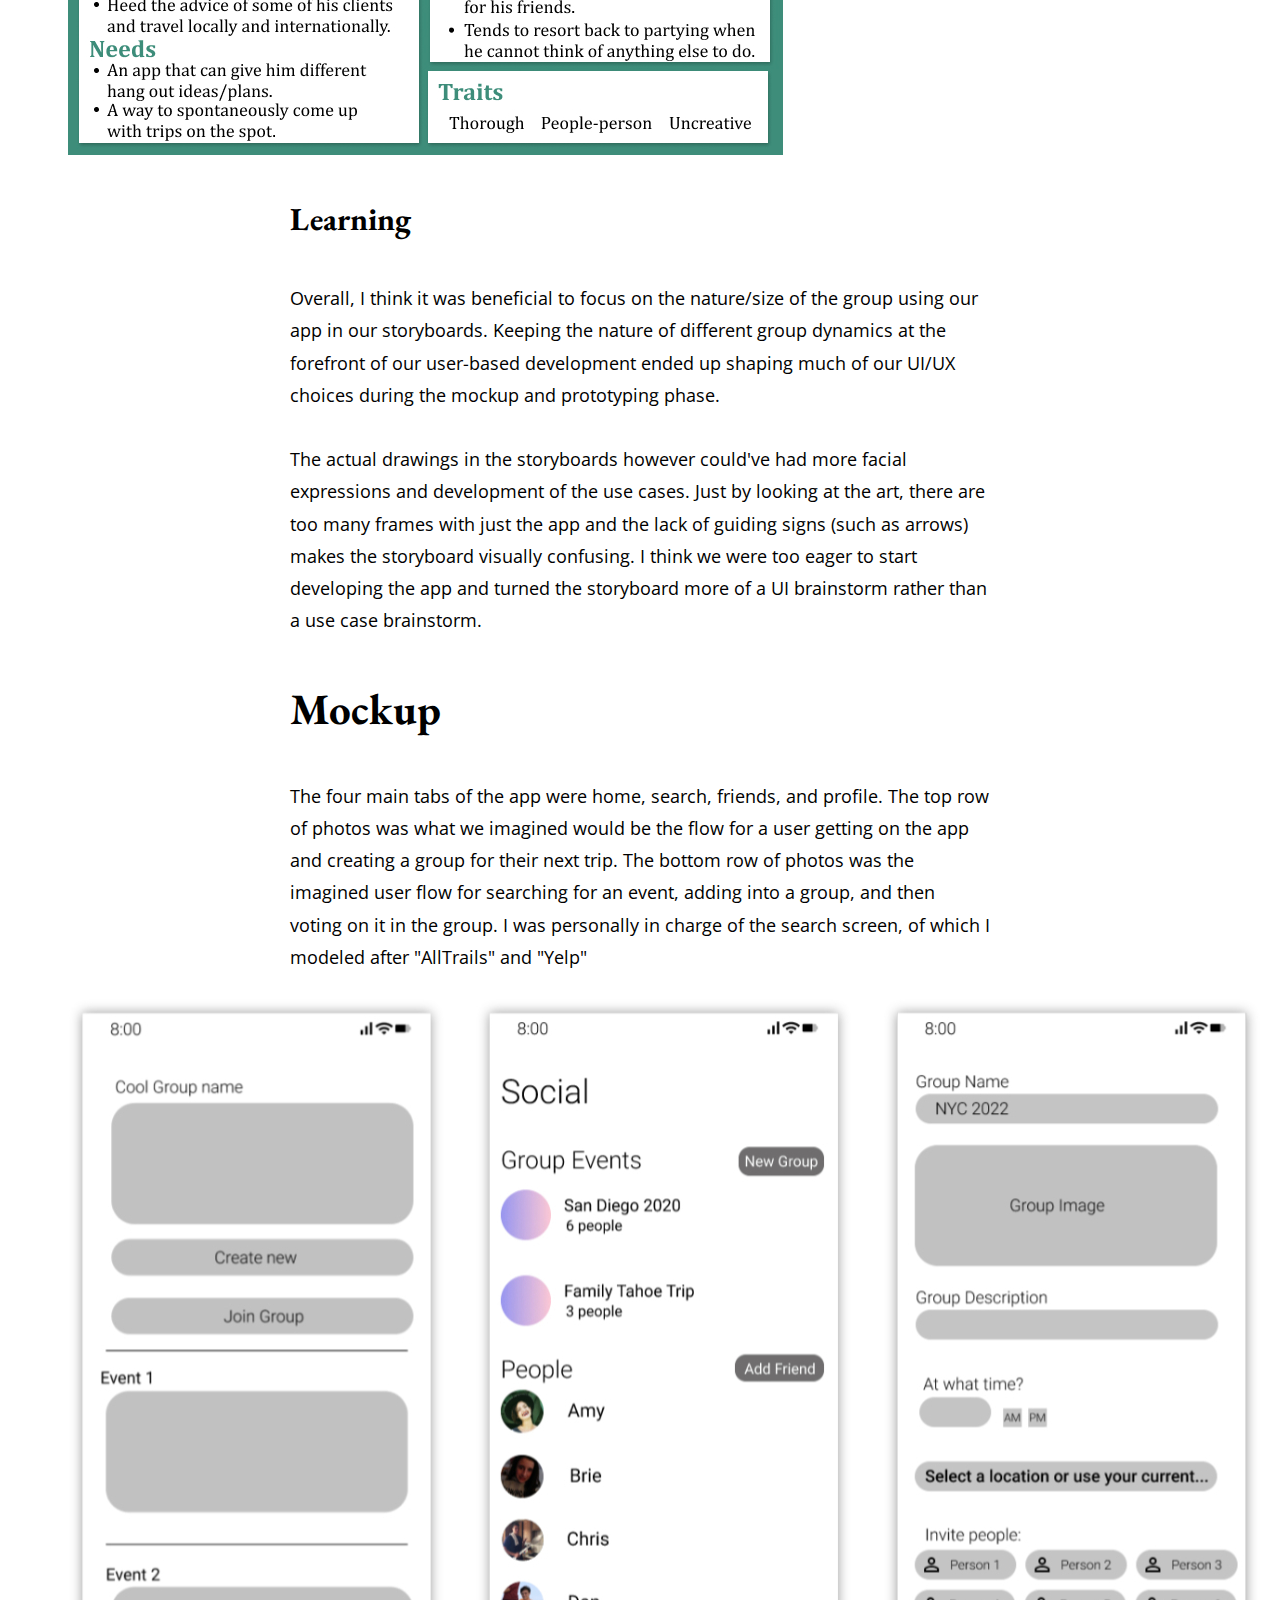
<file: proj1.html>
<html lang="en">
    <head>
        <meta charset="utf-8">
        <meta http-equiv="X-UA-Compatible" content="IE=edge">
        <meta name="viewport" content="width=device-width, initial-scale=1, shrink-to-fit=no">
        <title>Chris Yoon</title>

        <link rel="stylesheet" href="style.css">
        
        
        <!--Bootstrap Dependencies-->
        <!-- <link rel="stylesheet" href="https://cdn.jsdelivr.net/npm/bootstrap-icons@1.3.0/font/bootstrap-icons.css"> -->
        <link href="https://cdn.jsdelivr.net/npm/bootstrap@5.0.2/dist/css/bootstrap.min.css" rel="stylesheet" integrity="sha384-EVSTQN3/azprG1Anm3QDgpJLIm9Nao0Yz1ztcQTwFspd3yD65VohhpuuCOmLASjC" crossorigin="anonymous">
        <script src="https://cdn.jsdelivr.net/npm/@popperjs/core@2.9.2/dist/umd/popper.min.js" ></script>
        <script src="https://cdn.jsdelivr.net/npm/bootstrap@5.0.1/dist/js/bootstrap.min.js" integrity="sha384-Atwg2Pkwv9vp0ygtn1JAojH0nYbwNJLPhwyoVbhoPwBhjQPR5VtM2+xf0Uwh9KtT" crossorigin="anonymous"></script>

        <!--Fonts-->
        <link rel="preconnect" href="https://fonts.googleapis.com">
        <link rel="preconnect" href="https://fonts.gstatic.com" crossorigin>
        <link href="https://fonts.googleapis.com/css2?family=EB+Garamond:wght@600&display=swap" rel="stylesheet">
        <link href="https://fonts.googleapis.com/css2?family=Open+Sans&display=swap" rel="stylesheet">
    </head>
    <body class="proj1 projects">
        <div class="background"> 
            <div class="container-fluid px-4 wrapper">
                <!--Nav stuff -->
                <div class="row pt-4">
                    <nav class="navbar navbar-expand-md navbar-light bg-transparent px-0">
                        <div class="container-fluid px-4">
                            <a class="navbar-brand" href="index.html">chrisyoon</a>
                            <button class="navbar-toggler" onclick="this.classList.toggle('change')" type="button" data-bs-toggle="collapse" data-bs-target="#navbarSupportedContent" aria-controls="navbarSupportedContent" aria-expanded="false" aria-label="Toggle navigation">
                                <div class="bar1"></div>
                                <div class="bar2"></div>
                                <div class="bar3"></div>
                            </button>
                            <!--Collapsible nav option-->
                            <div class="collapse navbar-collapse float-right" id="navbarSupportedContent">
                                <ul class="navbar-nav ms-auto mb-2 mb-lg-0">
    
                                    <li class="nav-item dropdown">
                                        <a class="nav-link dropdown-toggle" href="#" id="navbarDropdown" role="button" data-toggle="dropdown" aria-haspopup="true" aria-expanded="false">Work</a>
                                        <div class="dropdown-menu" aria-labelledby="navbarDropdown">
                                            <a class="dropdown-item active" href="proj1.html">Onwards</a>
                                            <a class="dropdown-item" href="proj2.html">Art Portfolio</a>
                                        </div>
                                    </li>
                                    <li class="nav-item">
                                        <a class="nav-link " aria-current="page" href="index.html">Home</a>
                                    </li>
                                    <li class="nav-item">
                                    <a class="nav-link" href="about.html">About </a>
                                    </li>
                                </ul>
                            </div>
                        </div>
                    </nav>
                </div>
    
                <div class="row title px-3">
                    <h1 class="pt-5 projTitle">Onwards</h1>
                    <h6 class="ms-1">For when your group can't make a decision</h6>
                </div>
            </div>
    
            <div class="container-fluid p-5 wrapper">
                <div class="row mx-0 mx-sm-4 pt-5">
                    <div class="col-4"> 
                        <img src="imgs/onward/snip1.PNG" class="w-100">
                    </div>
    
                    <div class="col-4">
                        <img src="imgs/onward/snip2.PNG" class="w-100">
                    </div>
    
                    <div class="col-4">
                        <img src="imgs/onward/snip3.PNG" class="w-100">
                    </div>
                </div>
    
                <div class="row px-3 pt-5">
                    <div class="col-12 col-sm-8">
                        <h4>Overview</h4>
                        <p>"Onwards" was an app idea created for a summer-quarter-long project in COGS 187A. The assignment's theme 
                            was travel and the final deliverable was a prototype that was to be created in groups of 6. 
                        </p>
                        <h4>Problem</h4>
                        <p> Whether it be in groups of friends, family, or a significant other, it's often difficult to agree upon 
                            an activity or place to eat. Usually, we follow whatever the most vocal individuals decide on or just settle for 
                            Google's top decision. <br><br> Though this can work out fine, we wanted to create an app that would take everybody's
                            preferences into consideration and find the optimal activity or place to eat for each group. 
                        </p>
                    </div>
    
                    <div class="col-12 col-sm-4">
                        <h4>Roles</h4>
                        <ul>
                            <li>Designer</li>
                            <li>UI/UX Researcher</li>
                        </ul>
    
                        <h4>Timeline</h4>
                        <p>August 2, 2021 - September 4, 2021</p>
    
                        <h4>Our blog</h4>
                    </div>
                </div>
            </div>
    
            <hr>
    
            <div class="container-fluid py-5 px-0">
                <div class="row medWrap">
                    <h3>Team Creation</h3>
                    <p class="pt-3 ">The quarter was still completely online so I had to get to know everybody through their lifeless Zoom profile pictures. 
                        After our brief and awkward introductions, our first order of business in our five-week endeavor was deciding on a team name. Initially, I didn't 
                        think too much of it. But after an hour of throwing names at each other, it became a valuable opportunity to learn 
                        about my group mates' personalities and sense of humor. We ended up settling on "Keyboard Kowboys"
                    </p>
                    <h4 class="pt-4">Logo ideation</h4>
                    <p class="pt-3"> Our first weekly meeting was spent creating our team's logo. We were all tasked with creating three sketches which we would subsequently present to our groupmates
                        for feedback. <br><br> 
                        My logos from left to right (or top to bottom)
                        <ol class="mx-auto px-5 mb-4">
                            <li> I wanted this logo to have a friendly feel so I modeled a macintosh like BMO from 
                                "Adventure Time"</li>
                            <li>I used an old macintosh and put our group's initials on the screen. My thought process was first identifying 
                                items related to a keyboard (computer) and then used a retro version of it because retro items are popular right now.</li>
                            <li>In this case, I tried to make a logo which resembled that of a sports team. Followingly, I used a cowboy as our mascot
                                and tried to make some symmetrical design with our initials. </li>
                        </ol>
                    </p>
                </div>
    
                <div class="row wider mx-auto mb-5">
                    <div class="col-12 col-sm-4">
                        <img src="imgs/onward/logoSketch1.jpg" class="w-100 sketch">
                    </div>
                    <div class="col-12 col-sm-4">
                        <img src="imgs/onward/logoSketch2.PNG" class="w-100 sketch">
                    </div>
                    <div class="col-12 col-sm-4">
                        <img src="imgs/onward/logoSketch3.PNG" class="w-100 sketch">
                    </div>
                    <h6 class="pt-3" style="text-align: center;">&#9757; My initial sketches</h6>
                </div>
    
                <div class="row medWrap pt-5">
                    <h4 class="pb-4">Logo Finalization</h4>
                    <h6 class="py-3">My final sketch</h6>
                    <div class="col-12 col-sm-5">
                        <img class="w-100 sketch" src="imgs/onward/finalSketch.PNG">
                    </div>
    
                    <div class="col-12 col-sm-7">
                        <p>I chose to finalize my third logo because my groupmates' feedback indicated it had the most potential. I firstly incorporated 
                            the initials into the cowboy's face because my groupmates suggested the initial design looked too separated. Then I polished the look 
                            on the cowboy and finalized the shading.
                        </p>
                    </div>
    
                    <h6 class="py-3">Team's final logo</h6>
                    <div class="col-12 col-sm-5">
                        <img class="w-100 sketch" src="imgs/onward/keyboardKowboyzFinal.png">
                    </div>
    
                    <div class="col-12 col-sm-7">
                        <p>The team eventually decided on this logo which was made by Ivan Luu. I too enjoyed the cutesy nature 
                            of the logo and I thought the use of the key, cowboy hat, and bandana were good visualizations for our team name: 
                            Keyboard Kowboys. 
                        </p>
                    </div>
                </div>
            </div>
    
            <div class="container-fluid px-0 pt-5 pb-4">
                <div class="row medWrap pt-5"> 
                    <h3>Coming up with our App</h3>
                    <p class="pt-3">Our next few meetings were spent brainstorming what our app should accomplish. To kickoff the process, 
                        I suggested we list different pain points associated with travelling. The one that resonated 
                        most with the team was the painstaking process of deciding on what to do when travelling in a group.  
                    </p>
                </div>
                <div class="row wider mx-auto py-3">
                    <img class="comp" src="imgs/onward/comp.jpg">
                    <h6 class="pt-3" style="text-align: center;">&#9757; Some of the apps similar to ours</h6>
                </div> 
            </div>
            <div class="container-fluid px-0 pt-3">
                <div class="row medWrap">
                    <h4 class="pb-3">Identifying the MVP</h4>
                    <p> From here, we moved onto identifying the core features of our app. So similar to our sessions brainstorming 
                        the purpose of the app, we began by listing every feature we thought a group-making-travel app should have. After 
                        group voting and discussion, we decided our MVP should have these features: 
                        <ul class="proj1Ul">
                            <li>A friend list and group list (each trip will be organized by "group")</li>
                            <li>Group creation </li>
                            <li>A chat room and voting room in each group</li>
                            <li>A voting system where each group member leaves some sort of rating on each activity in a group's prospective 
                                activity list. 
                            </li>
                            <li>Ability to search for activities and places to eat and then add into a group's voting list</li>
                            <li>Ability to leave ratings and reviews on activities and places to eat</li>
                        </ul> 
                    </p>
                </div>
    
                <div class="row medWrap pt-5">
                    <h4 class="pb-3">Competitor Analysis</h4>
                    <p> A groupmate and I were in charge of the competitor analysis. We figured that Onwards would be most successful if it 
                        required less on-boarding in comparison to similar apps such as planmesh and eezy. And focused more on facilitating accessible group 
                        discussion in comparison to Tripadvisor, Google, or Trello. 
                    </p>
                </div>
                <div class="row widest mx-lg-auto mx-5">
                    <img src='imgs/onward/compAnalysis.PNG' class="w-100">
                </div>
            </div>
    
            <div class="container-fluid px-0 py-5">
                <div class="row medWrap">
                    <h3 class="pt-5">Storyboards and Personas</h3>
    
                    <div class="col-12 py-2 mx-auto">
                        <p class="pt-3">Every group member was reponsible for creating three personas and a corresponding story board. My personas were of people in a couple, a group of friends, and simply alone. 
                            During one of our weekly meetings, we presented and personas and gave feedback on each other's work. After identifying the best artists and nailing down how we thought our app 
                            should be used, we created these three personas and storyboards.  
                        </p>
                    </div>
                </div>
                <div class="row widest mx-lg-auto mx-5">
                    <div class="col-12 col-lg-4 px-5 px-lg-3">
                        <div>
                            <h6 class="pt-4">Jessica-Individual</h6>
                            <img class="w-100" src="imgs/onward/st1crop.jpg">
                            <img class="pt-4 w-100" src="imgs/onward/Persona1-Jessica.jpg">
                        </div>
                    </div>
    
                    <div class="col-12 col-lg-4 px-5 px-lg-3">
                        <div>
                            <h6 class="pt-4">Todd-Couple</h6>
                            <img class="w-100" src="imgs/onward/st2crop.jpg">
                            <img class="pt-4 w-100" src="imgs/onward/Persona2-Todd.jpg">
                        </div>
                    </div>
    
                    <div class="col-12 col-lg-4 px-5 px-lg-3">
                        <div>
                            <h6 class="pt-4">Steven-group</h6>
                            <img class="w-100" src="imgs/onward/st3crop.jpg">
                            <img class="pt-4 w-100" src="imgs/onward/Persona3-Steven.jpg">
                        </div>
                    </div>
                </div>
                <div class="row medWrap pt-5"> 
                    <h4 class="py-3">Learning</h4>
                    <p> Overall, I think it was beneficial to focus on the nature/size of the group using our app in our storyboards.
                        Keeping the nature of different group dynamics at the forefront of our user-based development ended up shaping 
                        much of our UI/UX choices during the mockup and prototyping phase. <br></br>
                        
                        The actual drawings in the storyboards however could've had more facial expressions and development of the use cases. 
                        Just by looking at the art, there are too many frames with just the app and the lack of guiding signs (such as arrows)
                        makes the storyboard visually confusing. I think we were too eager to start developing the app and turned the storyboard 
                        more of a UI brainstorm rather than a use case brainstorm. 
    
                    </p>
                </div>
            </div>
    
            <div class="container-fluid px-0 py-5">
                <div class="row medWrap">
                    <h3 class="pt-5">Mockup</h3>
                    <p class="pt-3">The four main tabs of the app were home, search, friends, and profile. The top row of photos was what we 
                        imagined would be the flow for a user getting on the app and creating a group for their next trip. The 
                        bottom row of photos was the imagined user flow for searching for an event, adding into a group, and 
                        then voting on it in the group. I was personally in charge of the search screen, of which I modeled after 
                        "AllTrails" and "Yelp" 
                    </p>
                </div>
    
                <div class="row widest mx-auto">
                    <div class="py-5 col-12">
                        <img class="w-100" src="imgs/onward/mockup.jpg">
                        <h6 class="pt-3" style="text-align:center;">&#9757; Main flow</h6>
                    </div>
    
                    <div class="col-12">
                        <img class="w-100" src="imgs/onward/mockup2.jpg">
                        <h6 class="pt-3" style="text-align:center;">&#9757; Searching and Voting</h6>
                    </div>
                </div>
    
                <div class="row medWrap pt-5">
                    <h4 class="py-3">Learning</h4>
                    <p> Creating the mockup was a messy process because we failed to elaborate past our initial brainstorm of our MVP and just 
                        haphazardly jumped onto Figma together. Everybody had their own idea of what the app should look like and contain which made 
                        our first drafts extremely incoherent. 
                        <br><br> 
    
                        After hours of essentially going nowhere, I suggested we take a step back and identify the specific pages the app should have. 
                        From there, we chose an icon package to keep our icons consistent and tackled each page as a group to ensure that 
                        everything was coherent. 
    
                        <br><br> In the future, I would definitely run a group meeting identifying the specific pages we need to mockup before actually creating it. 
                        Furthermore, I think it would help the cohesiveness of the mockup to either tackle each page as a group or create some 
                        rudimentary style guide to keep everything consistent. 
                    </p>
                </div> 
            </div>
    
            <div class="container-fluid py-5 px-0">
                <div class="row pt-5 medWrap">
                    <h3>Final Prototype</h3>
                    <p class="py-3">Below are three of the main user flows (group creation, searching / adding activities, and voting) demoed 
                        on our figma app.
                    </p>
    
                    <div class="col-lg-6 col-8 mx-auto px-0 buttonWrap">
    
                        <button  class="prevBut" onclick="changeVid(-1)"> <img class="w-100" src="imgs/arrowRight.png"> </button> 
                        <button class="nextBut" onclick="changeVid(1)"> <img class="w-100" src="imgs/arrowRight.png"> </button> 
                        
                        <video class="w-100 vid-active vid" autoplay loop muted> 
                            <source src="imgs/onward/vids/groupCreate.mp4">
                        </video>
                        <video class="w-100 vid" autoplay loop> 
                            <source src="imgs/onward/vids/searchAdd.mp4">
                        </video>
                        <video class="w-100 vid" autoplay loop> 
                            <source src="imgs/onward/vids/vote.mp4">
                        </video>
                    </div>
    
                    <div class="vtWrap col-lg-5 col-8 mx-auto mt-lg-0 mt-4">
                        <div class="vidText active"> 
                            <h4> &#128072; Group Creation</h4>
                            <p>Since groups are integral to the app, group creation and addition were clearly indicated 
                                on the home screen. Users can add a title, photo, location, and attendees to a group which will 
                                have its own chatroom and voting area for chosen activities. 
                            </p>
                        </div> 
    
                        <div class="vidText"> 
                            <h4> &#128072; Search and Add</h4>
                            <p>Each attendee can search for prospective activities using our tag-based filters and sorting 
                                features. Each activity has its own page with ratings and reviews that are left by our user base and 
                                basic info (like location and what it is). 
                            </p>
                        </div> 
    
                        <div class="vidText"> 
                            <h4> &#128072; Voting</h4>
                            <p>Each activity that each group member adds to their group will be available to be voted on in the 
                                group's 'activities' tab. Each activity can get a desirability rating of 1-5 and the activities will 
                                be sorted from highest rated to lowest rated. Users can also view what other group members rated each activity 
                                in the comprehensive vote tab. 
                            </p>
                        </div> 
                    </div>
                </div>
            </div>
    
            <div class="container-fluid py-5 px-0"> 
                <div class="row medWrap pt-5"> 
                    <div class="col-12"> 
                        <h3>Conclusions</h3> 
                        <p class="pt-3"> Altogether, I was happy with the work my group was able to accomplish in a five week summer quarter that was conducted completely 
                            online. <br><br>
    
                            If we had more time, I would've done a lot more user testing. The little user testing that we were able to do was 
                            organized by the professor and was limited to the other groups within our class. Despite this, we gained valuable information 
                            into how our app should look and function and the feedback largely carried the design changes we made from the mockup to the 
                            final prototype. <br></br> 
    
                            As for myself, the biggest takeaway from this experience was to not underestimate the importance of getting to know your teammates. 
                            In previous projects, my relationships with teammates was limited to whatever we talked about for work and in meetings. During my time on 
                            Onwards, I got to know my teammates and relate to them on things outside of the app. I felt that this made us more honest with each other 
                            during feedback sessions and made the meetings much more enjoyable to be a part of. 
                        </p>
                    </div>
    
                    <div class="col-12 pt-3">
                        <a class="funAnchor" href="index.html">Back Home</a>
                    </div> 
                </div>
        </div>

        <script src="https://code.jquery.com/jquery-3.2.1.slim.min.js" integrity="sha384-KJ3o2DKtIkvYIK3UENzmM7KCkRr/rE9/Qpg6aAZGJwFDMVNA/GpGFF93hXpG5KkN" crossorigin="anonymous"></script>
        <script src="https://maxcdn.bootstrapcdn.com/bootstrap/4.0.0/js/bootstrap.min.js" integrity="sha384-JZR6Spejh4U02d8jOt6vLEHfe/JQGiRRSQQxSfFWpi1MquVdAyjUar5+76PVCmYl" crossorigin="anonymous"></script>
        
        <script>
            var currVid = 0; 
            function changeVid(dir){  
                let vids = document.querySelectorAll(".vid");
                let texts = document.querySelectorAll(".vidText"); 

                /*Exceed the number of vids */ 
                if (currVid + dir >= vids.length){ 
                    return; 
                }

                /*At the first vid */
                if (currVid + dir < 0){ 
                    return; 
                }

                /*Else update normally*/ 

                /*Pause and reset prev vid*/
                vids[currVid].classList.toggle("vid-active"); 
                texts[currVid].classList.toggle("active"); 
                vids[currVid].pause();
                vids[currVid].currentTime = 0; 

                /*Update index of new vid and play it */
                currVid = currVid + dir; 
                vids[currVid].classList.toggle("vid-active");
                texts[currVid].classList.toggle("active"); 
                vids[currVid].play(); 
            }
        </script>
    </body>
</html>
</file>
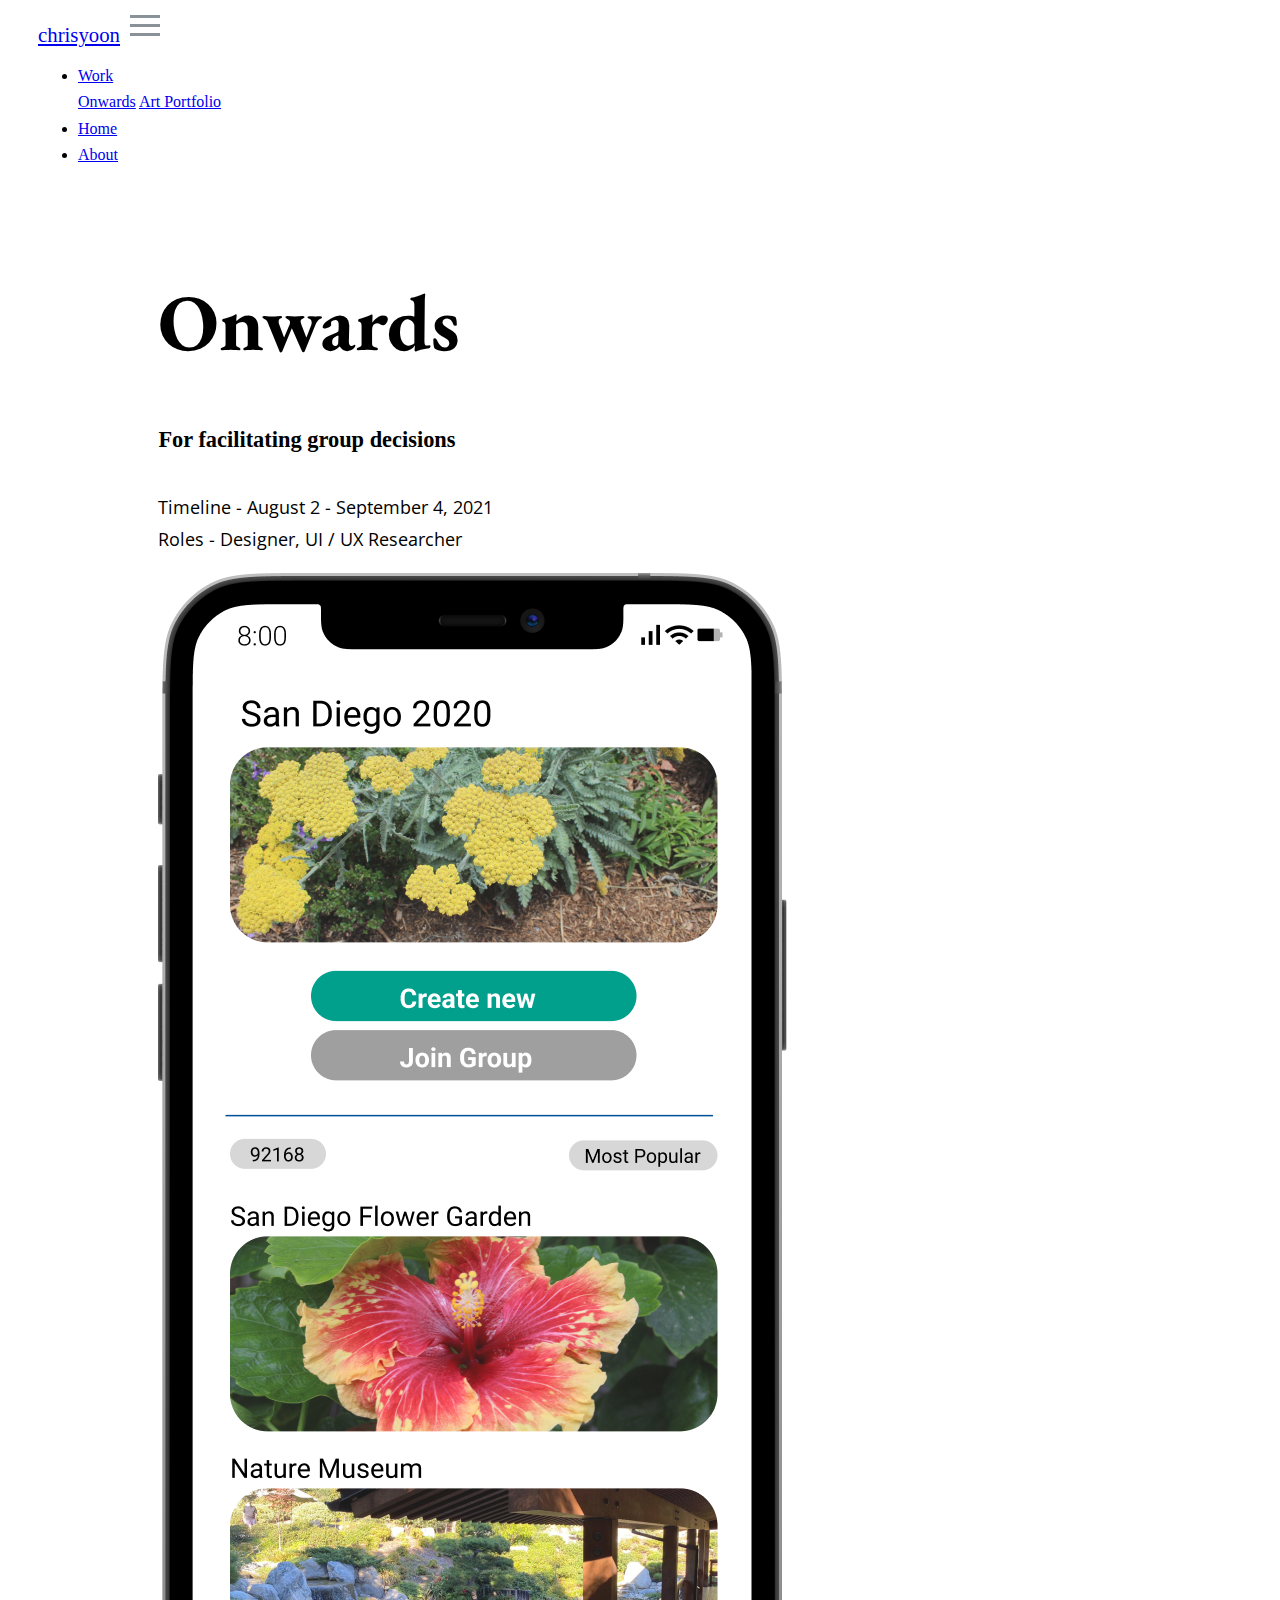
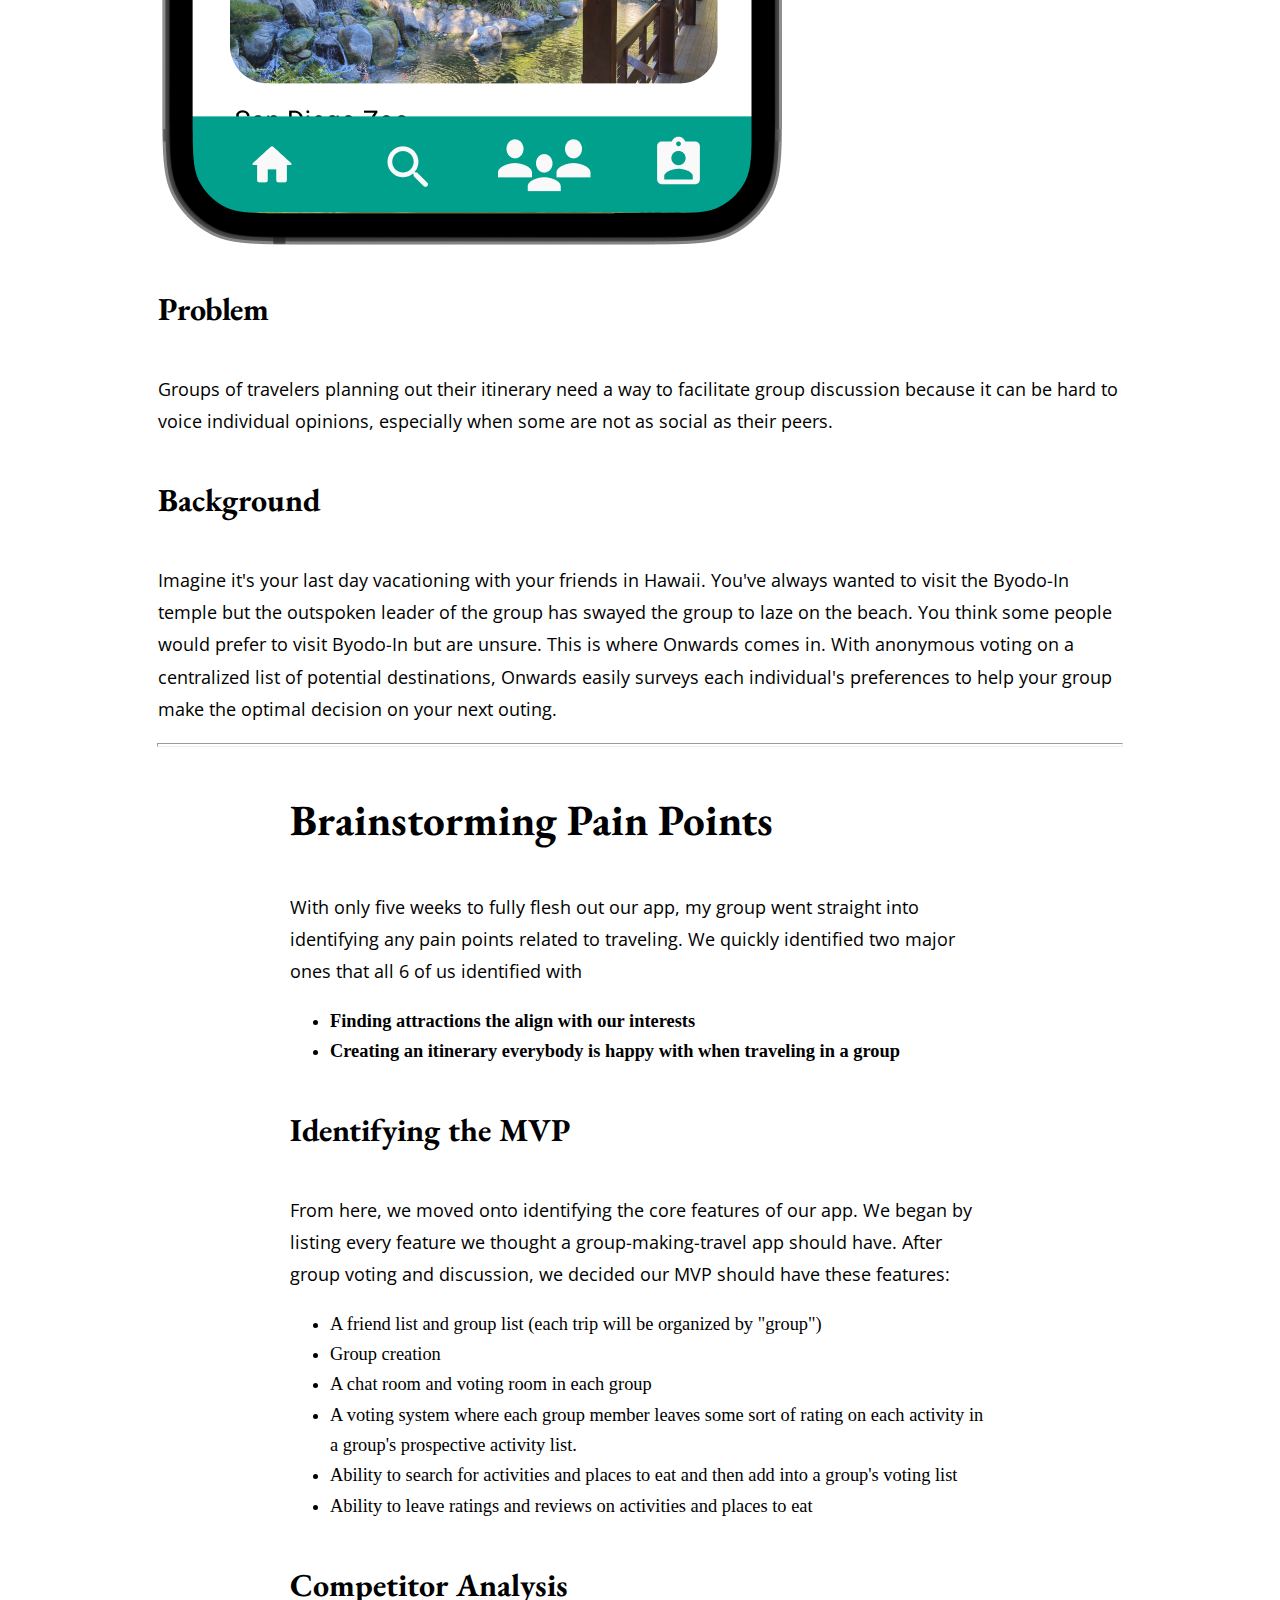
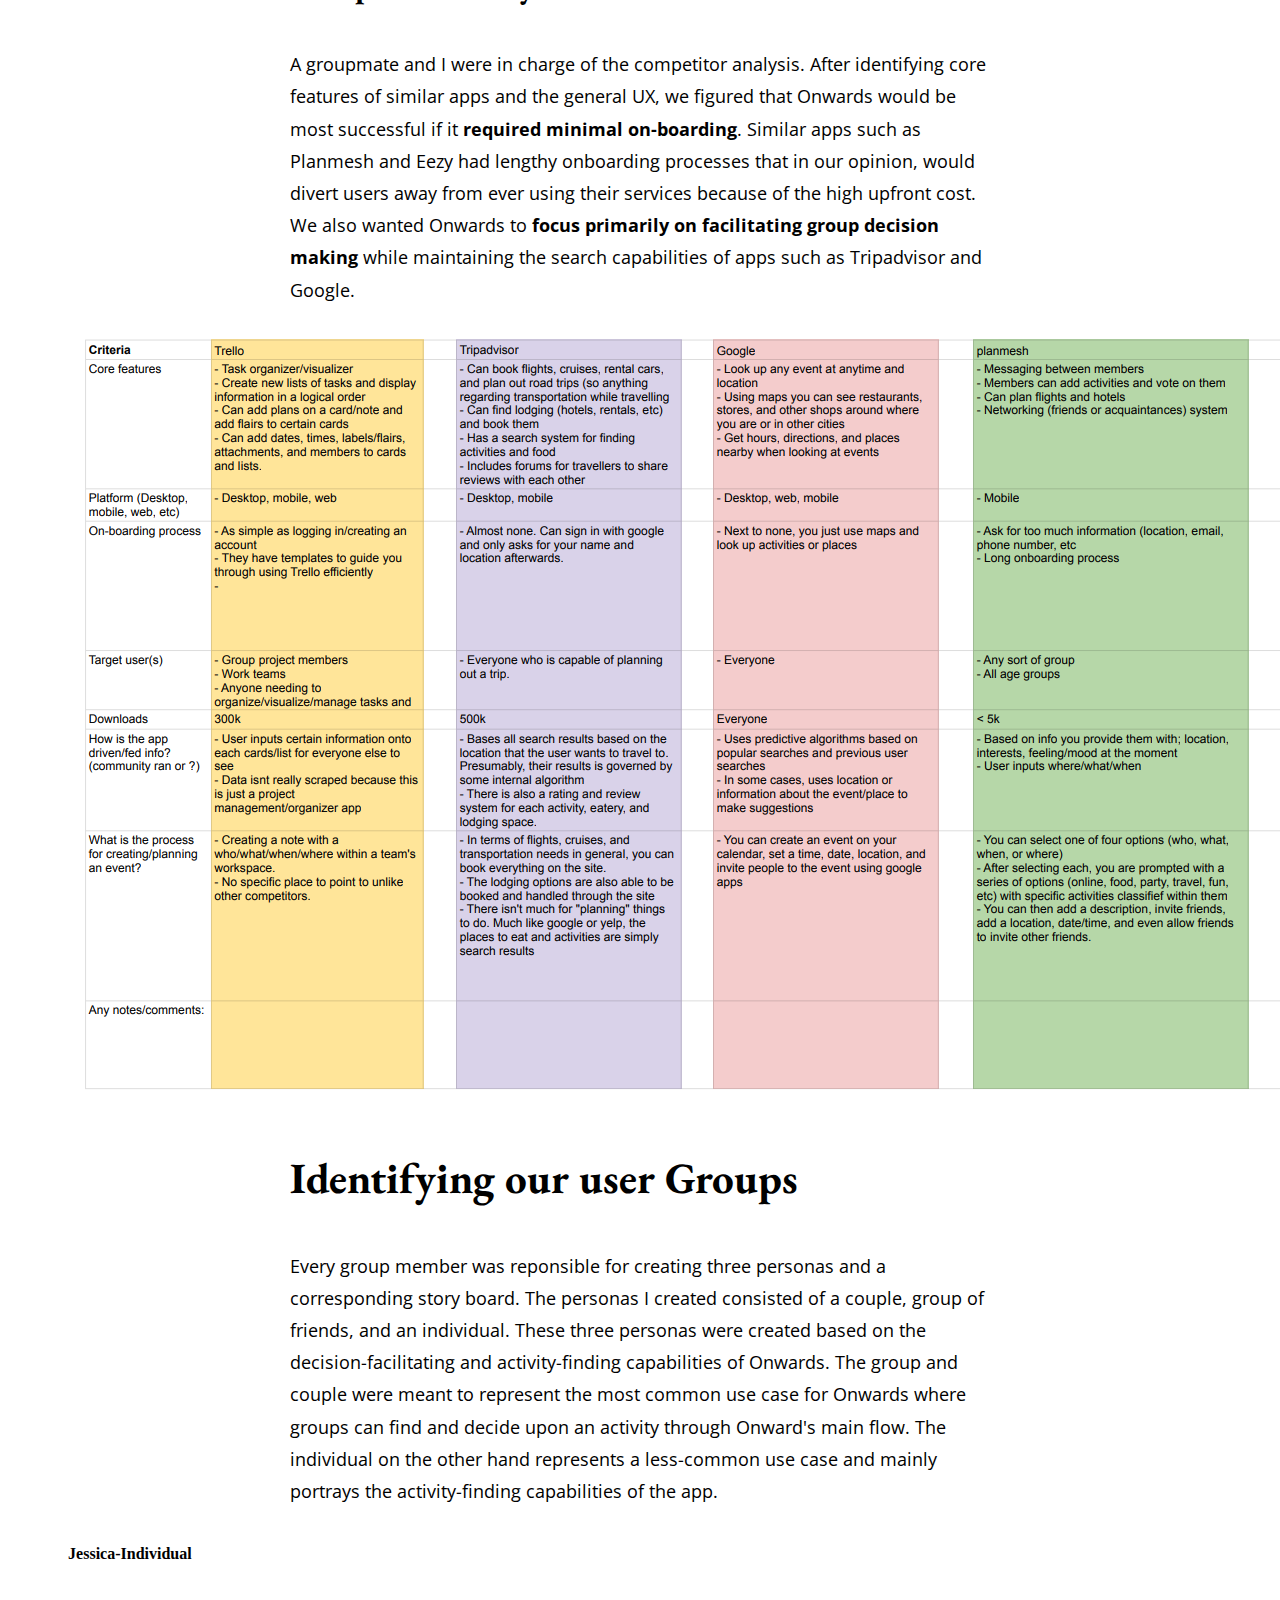
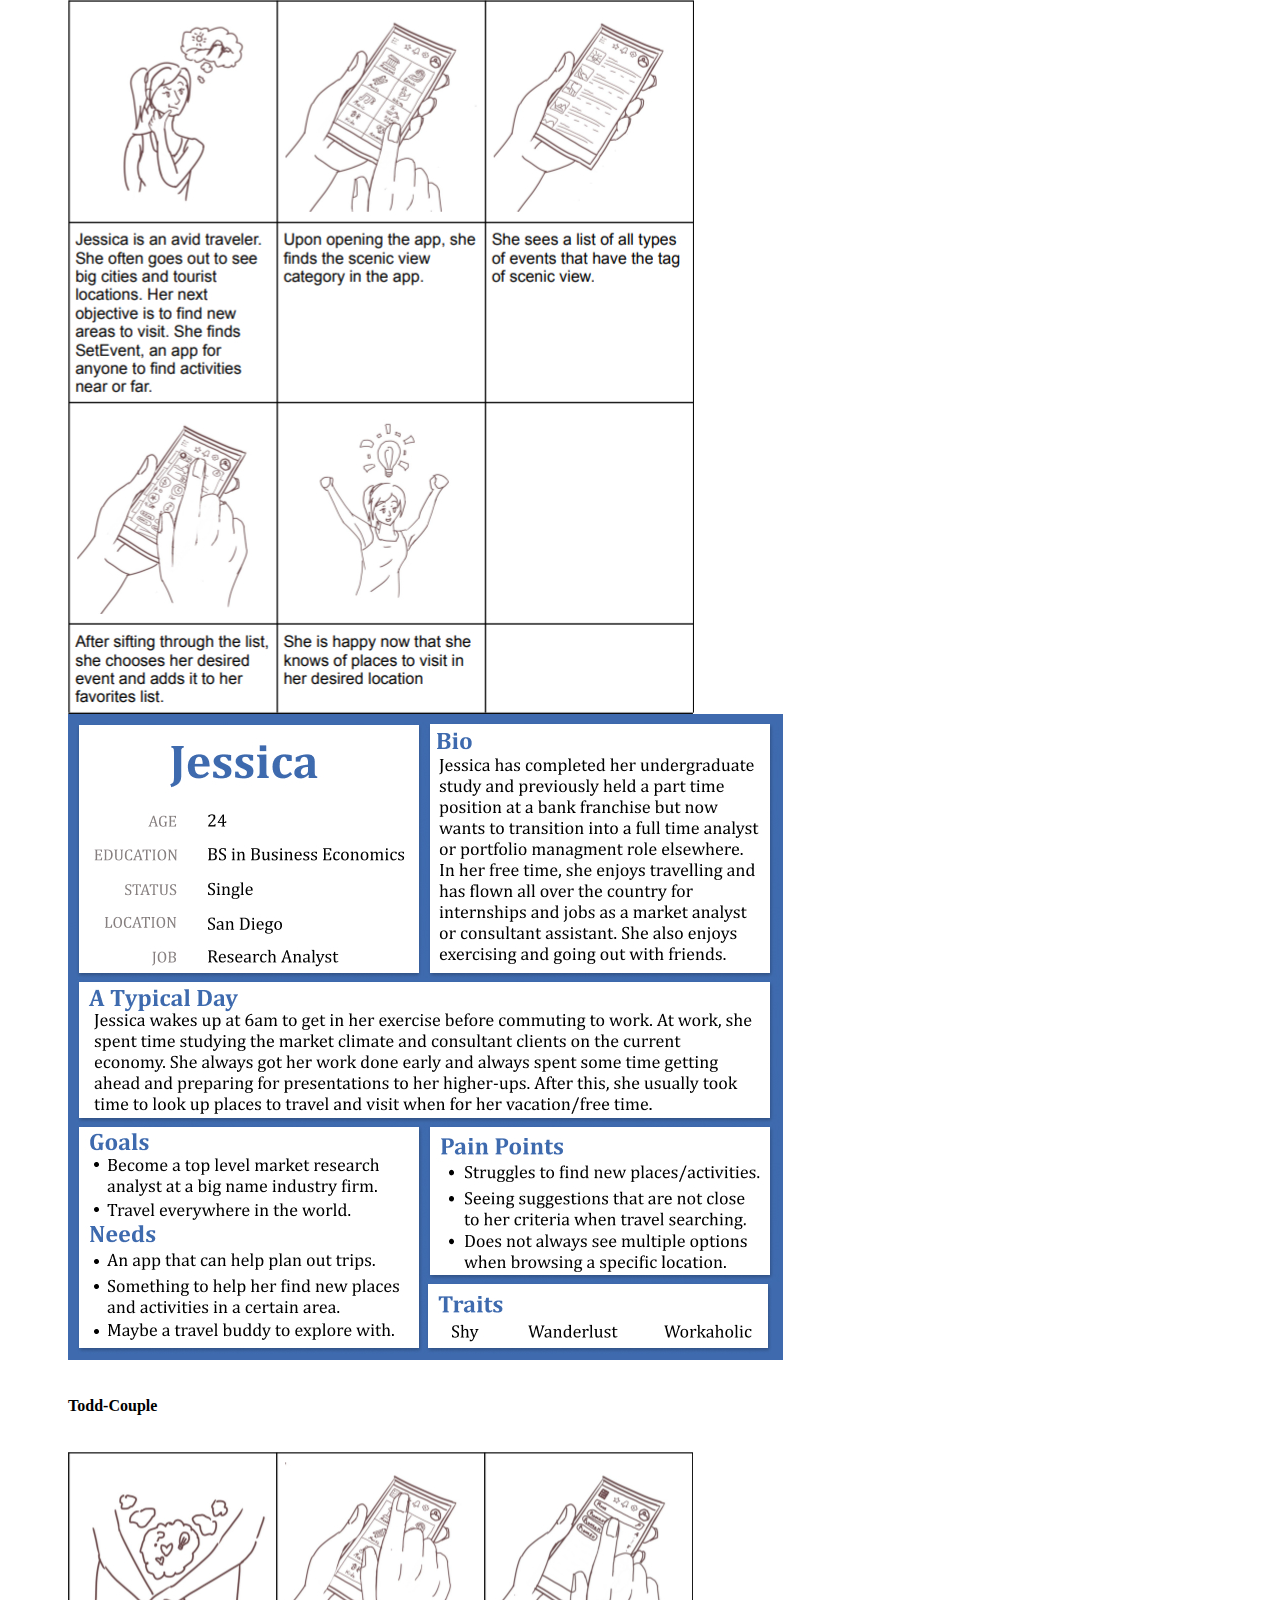
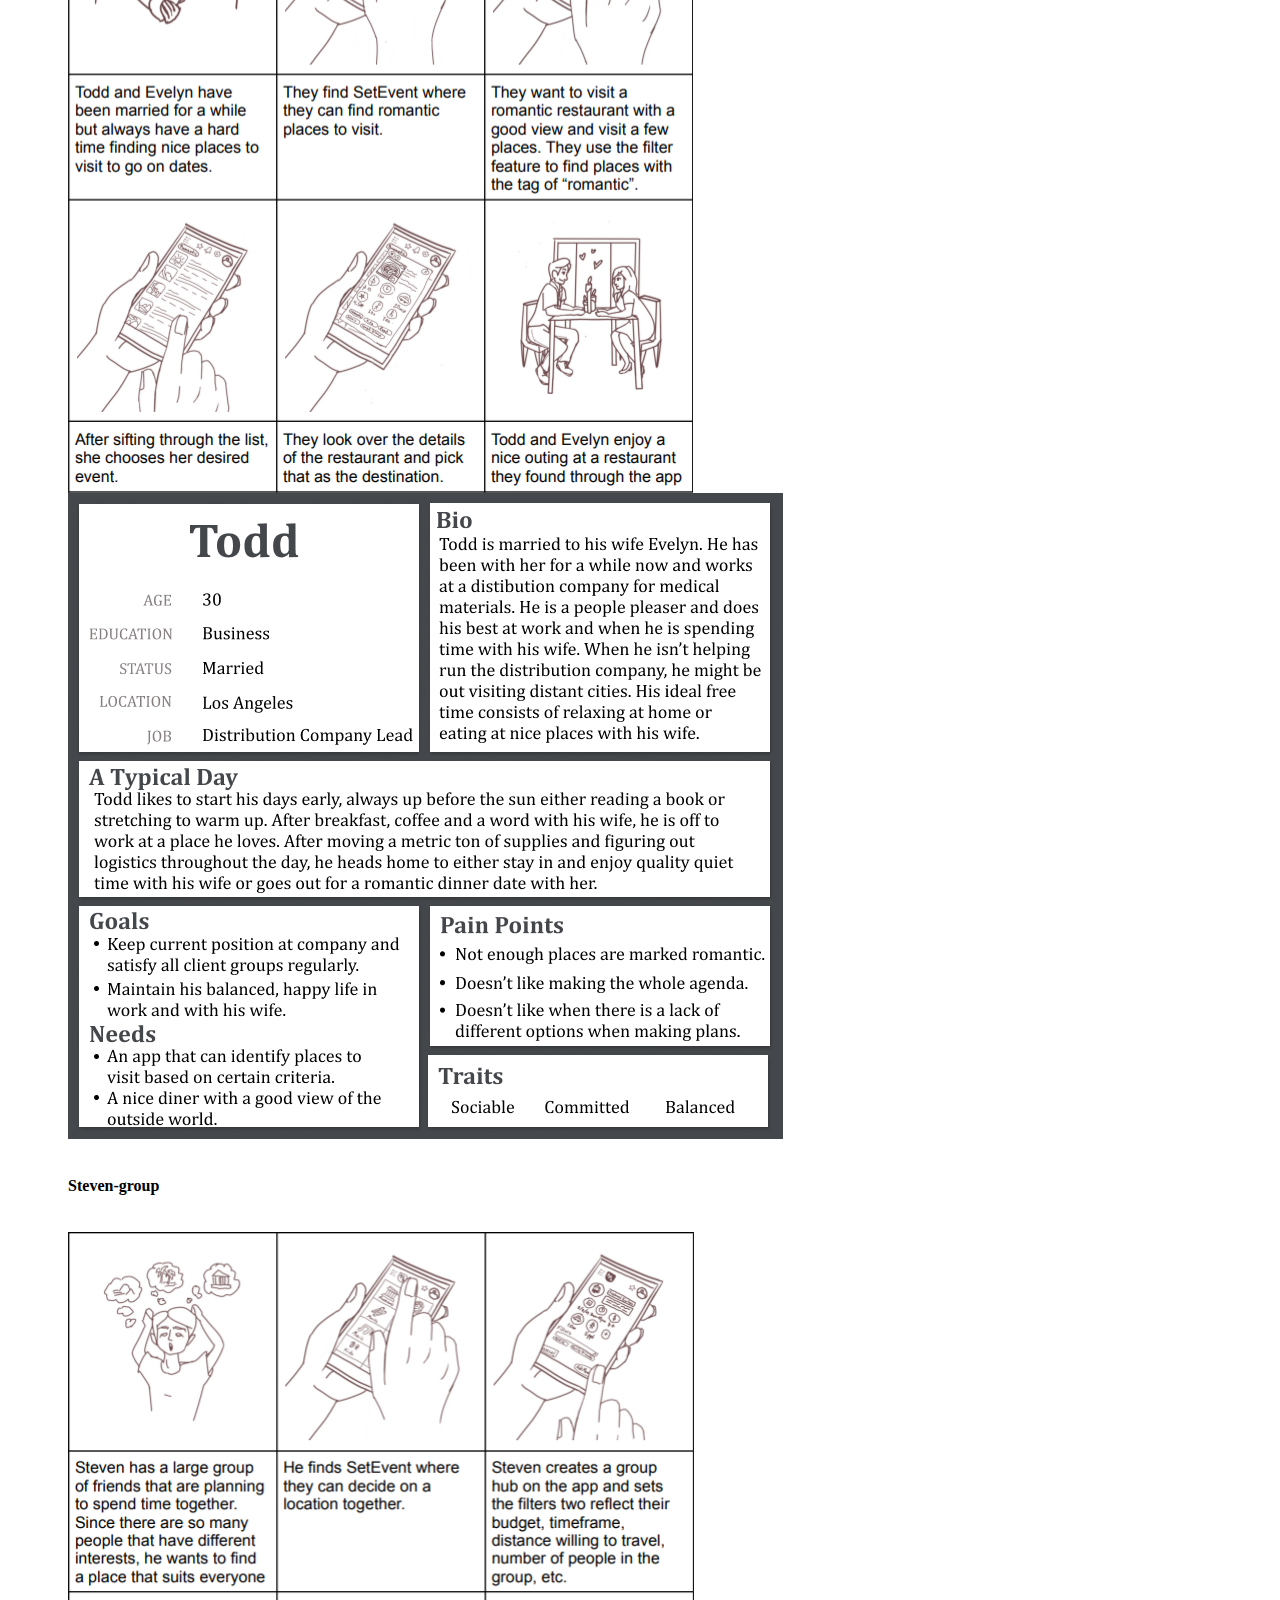
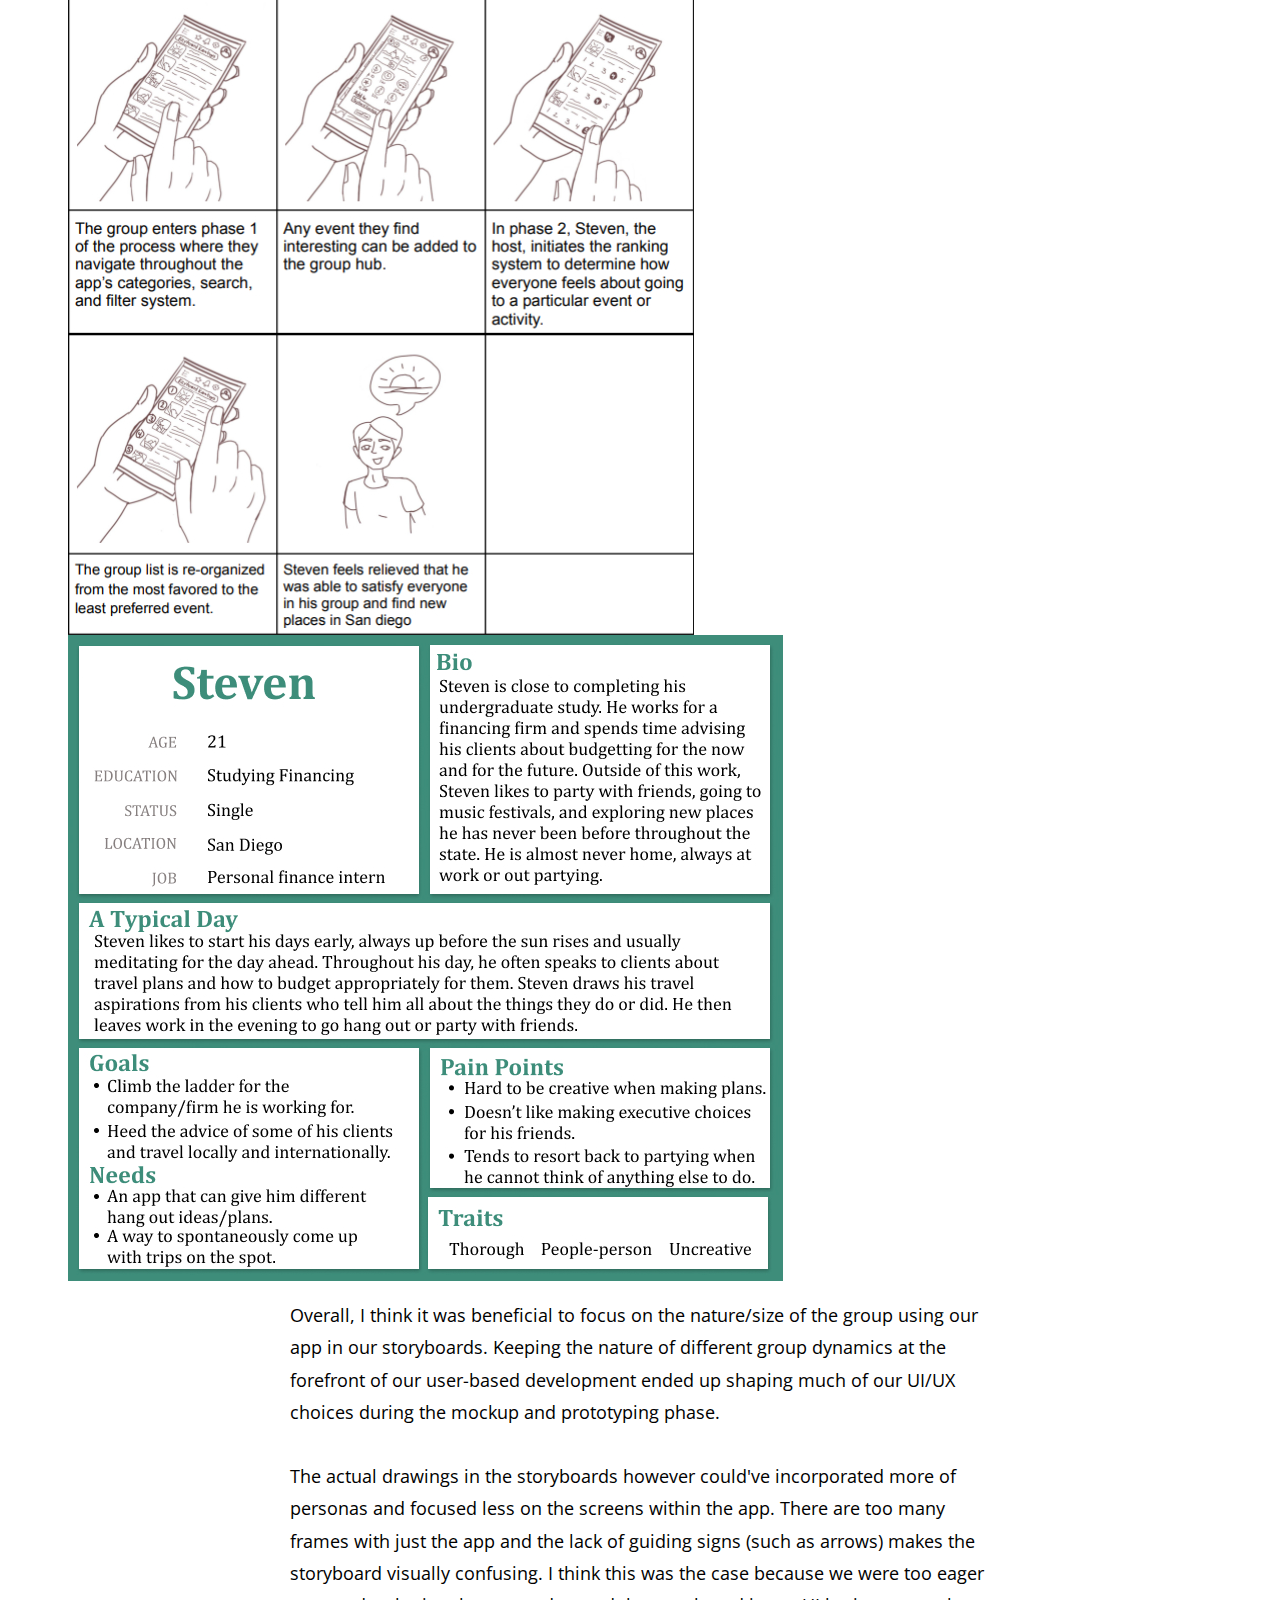
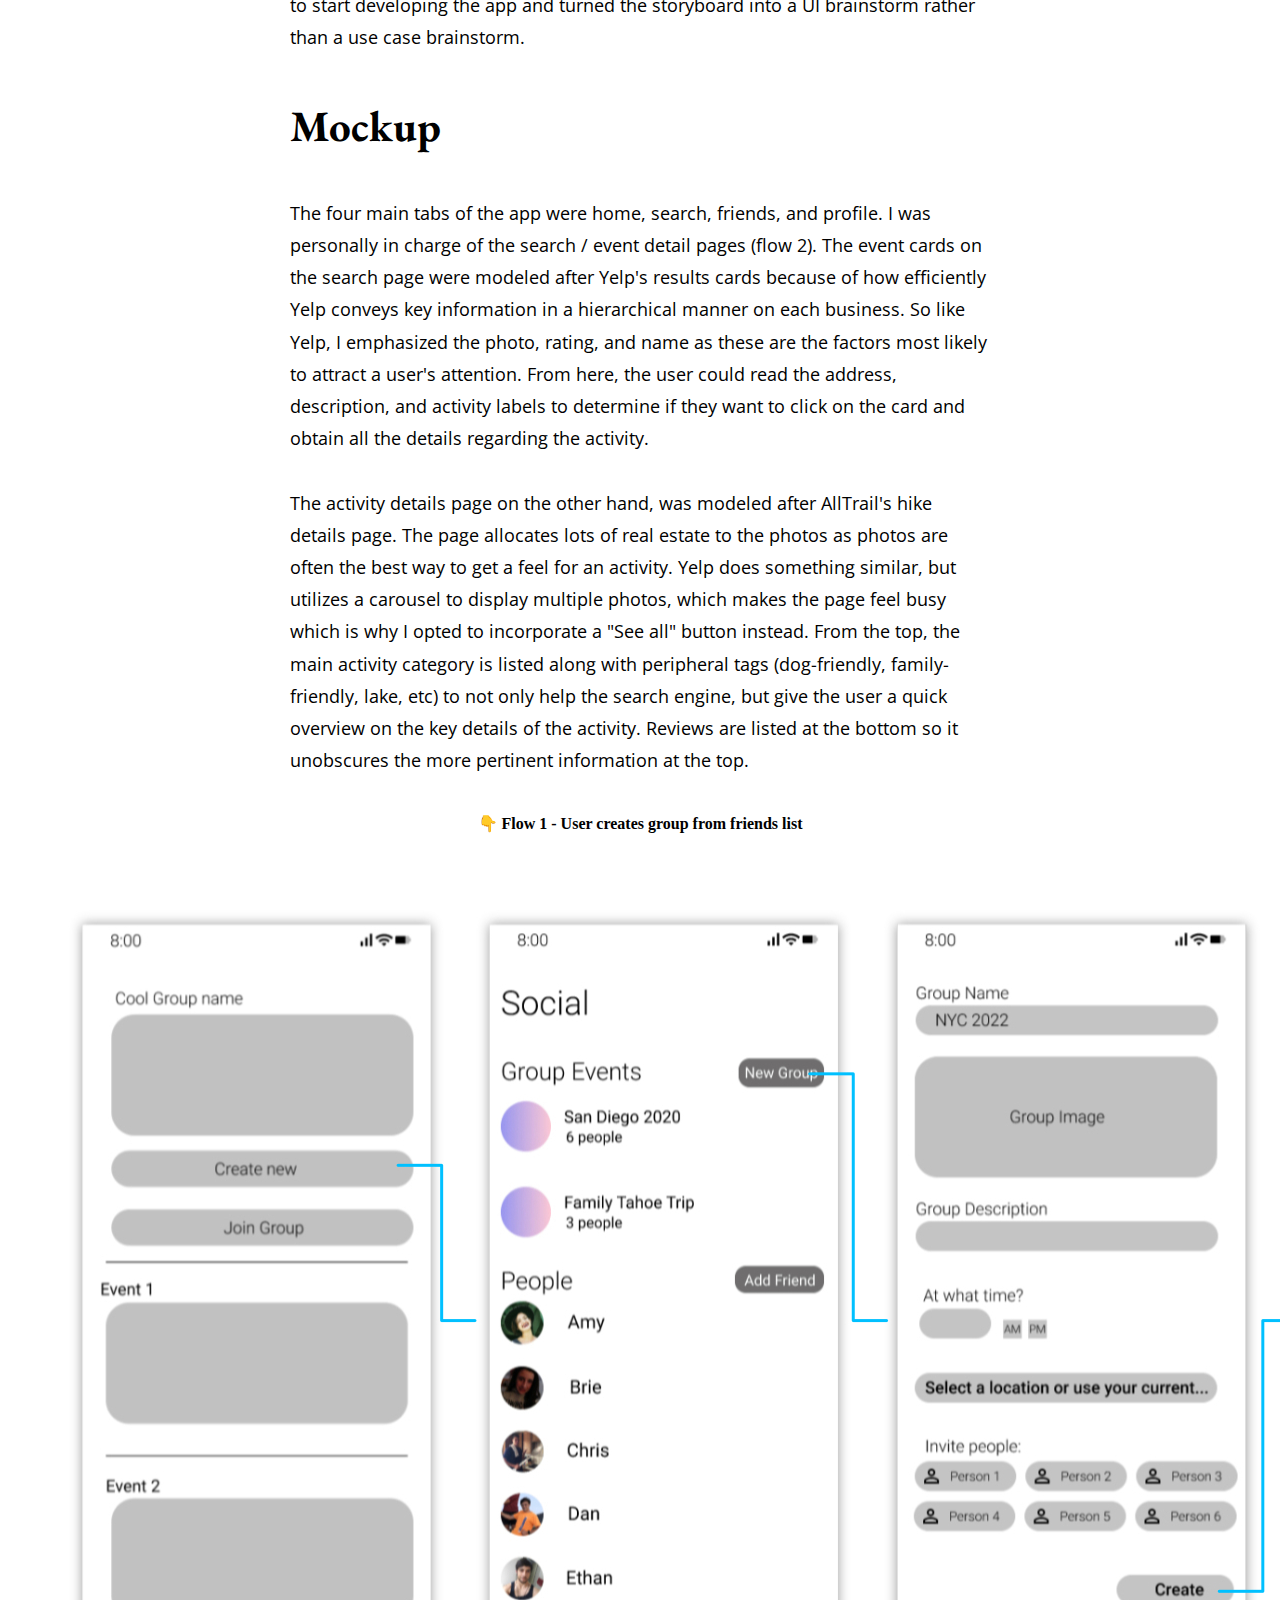
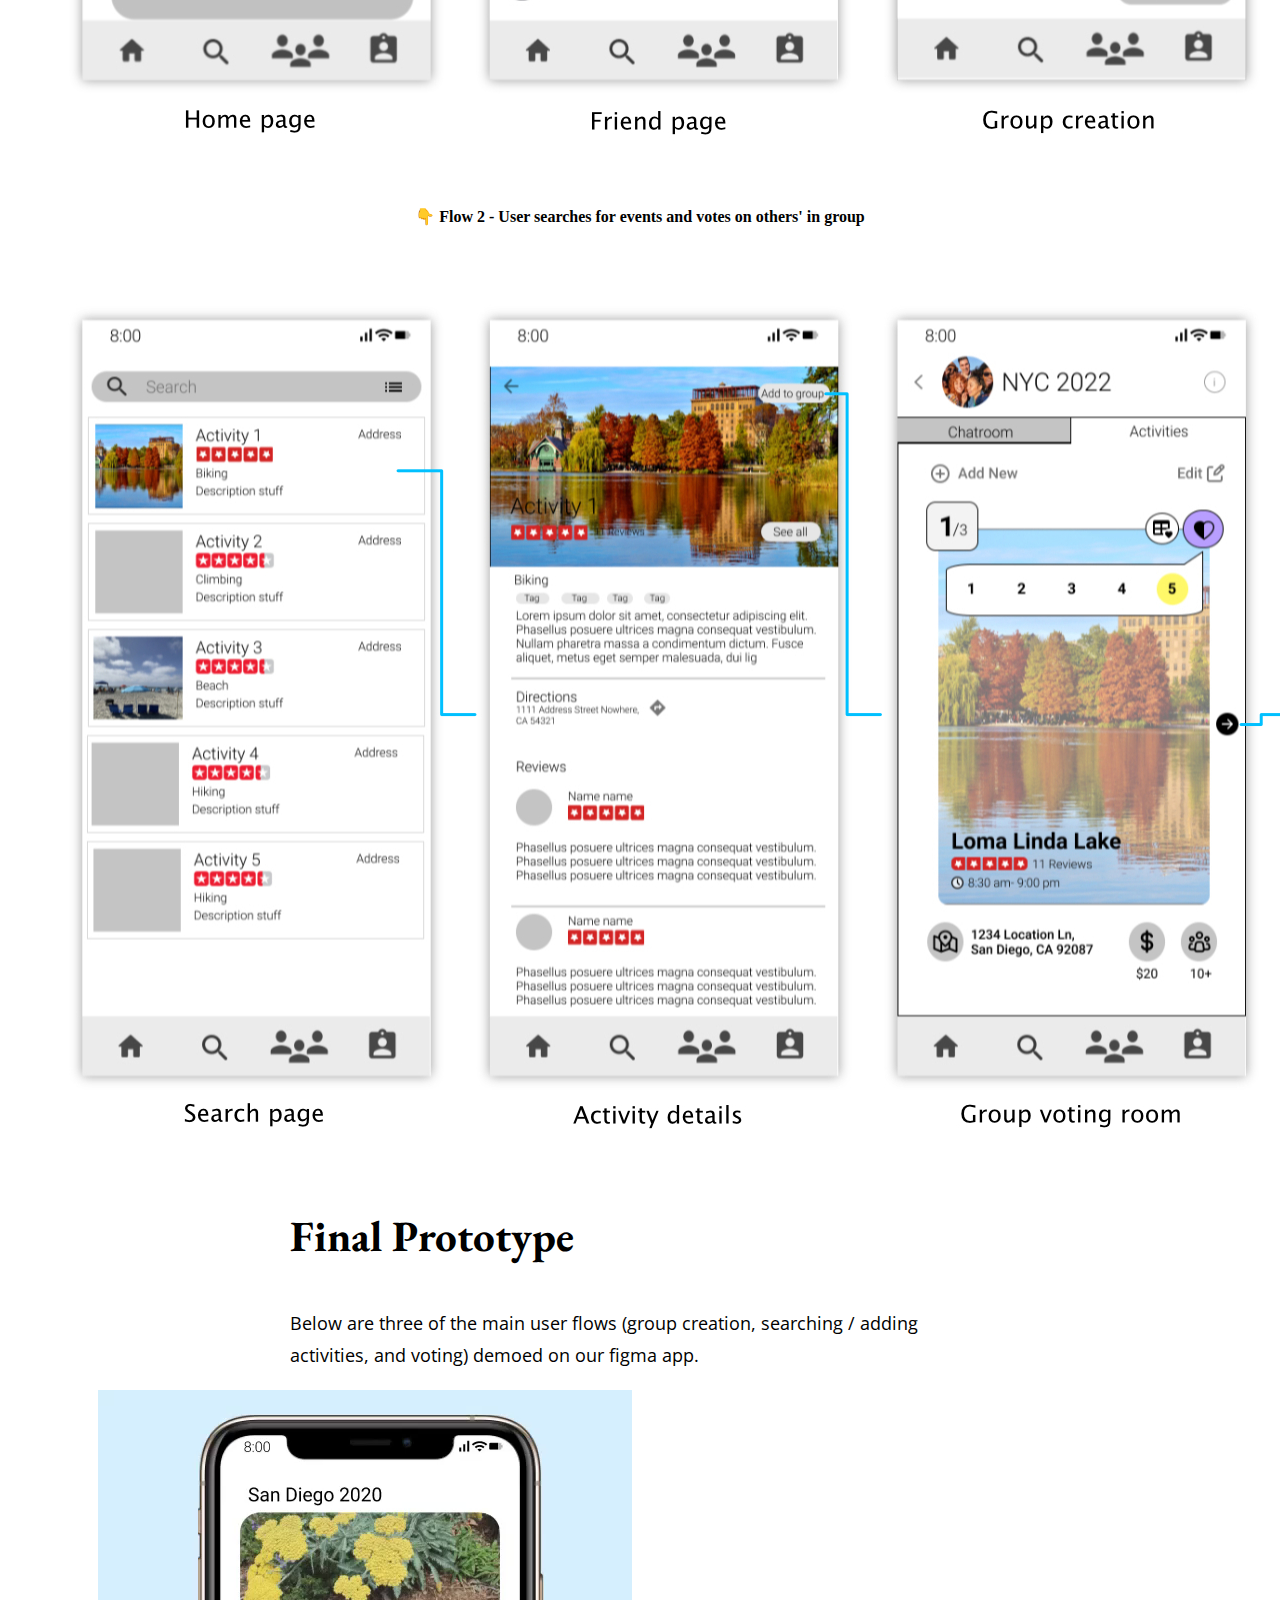
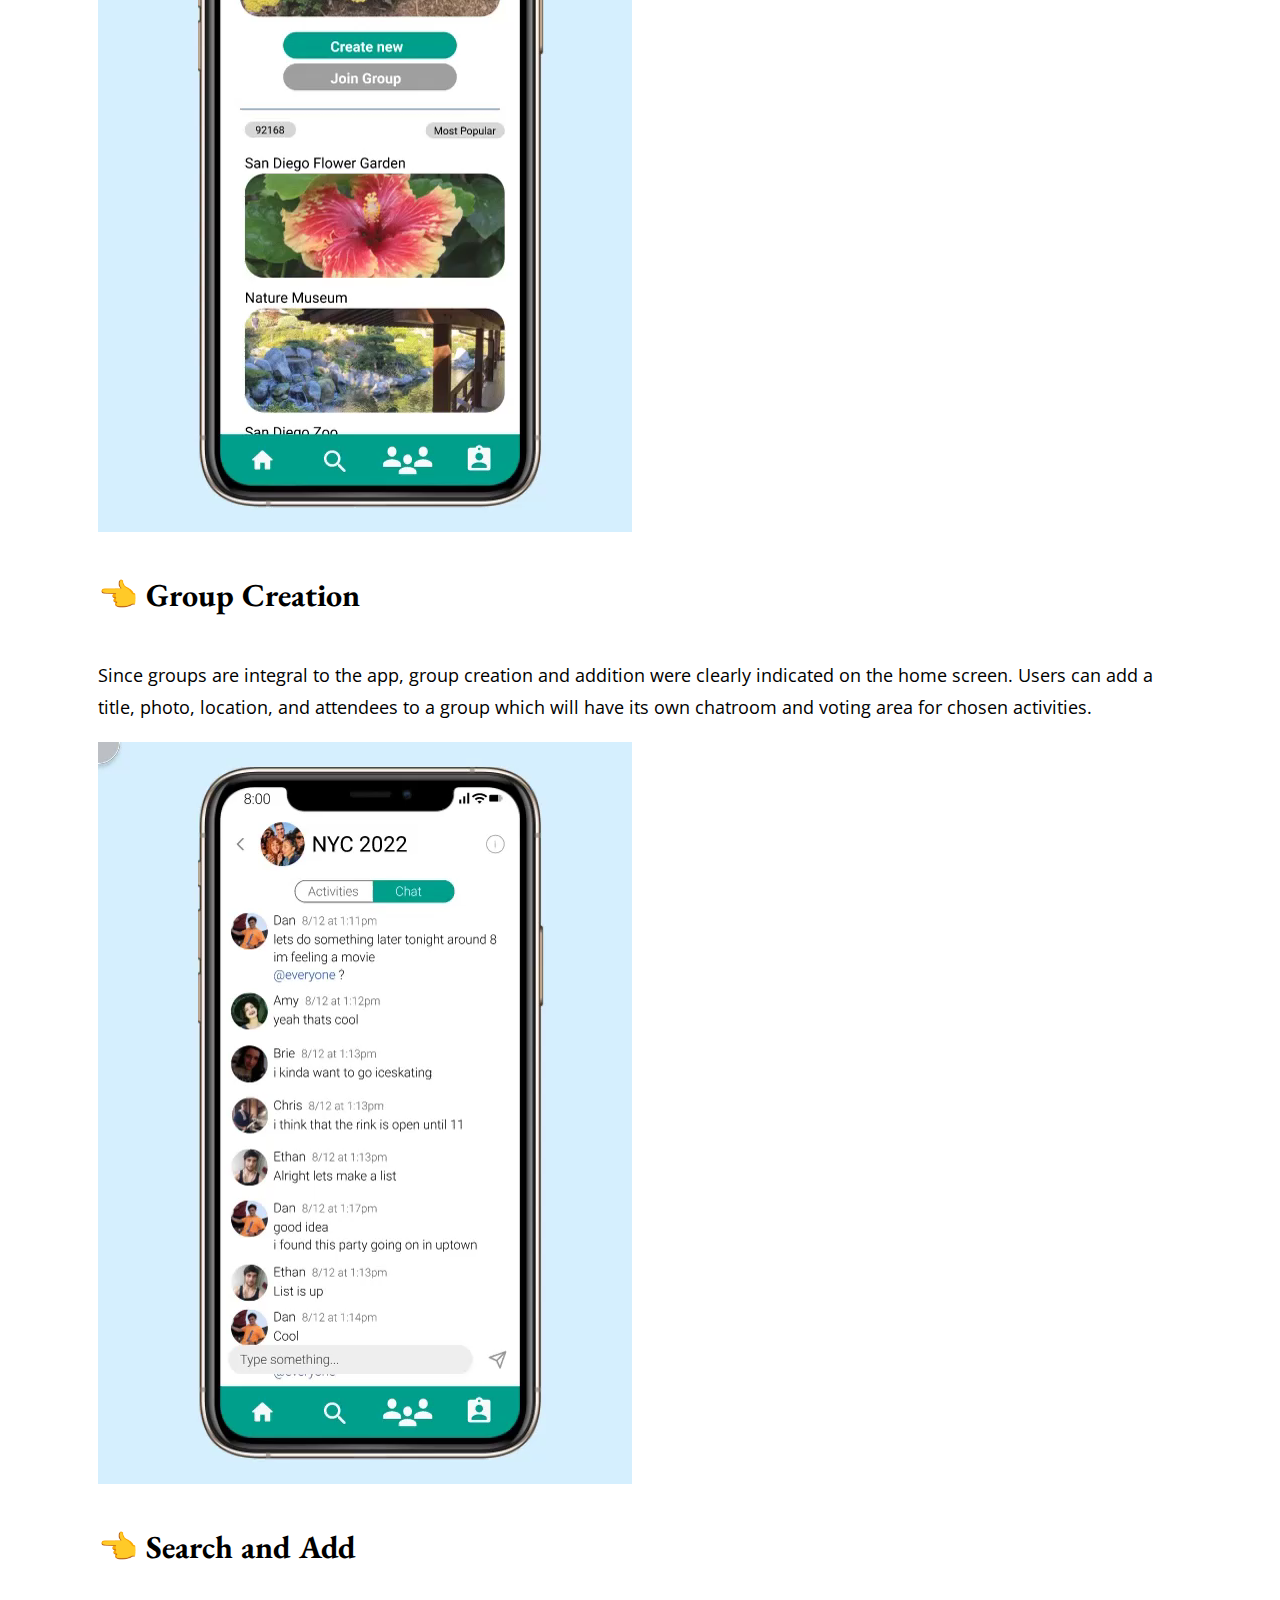
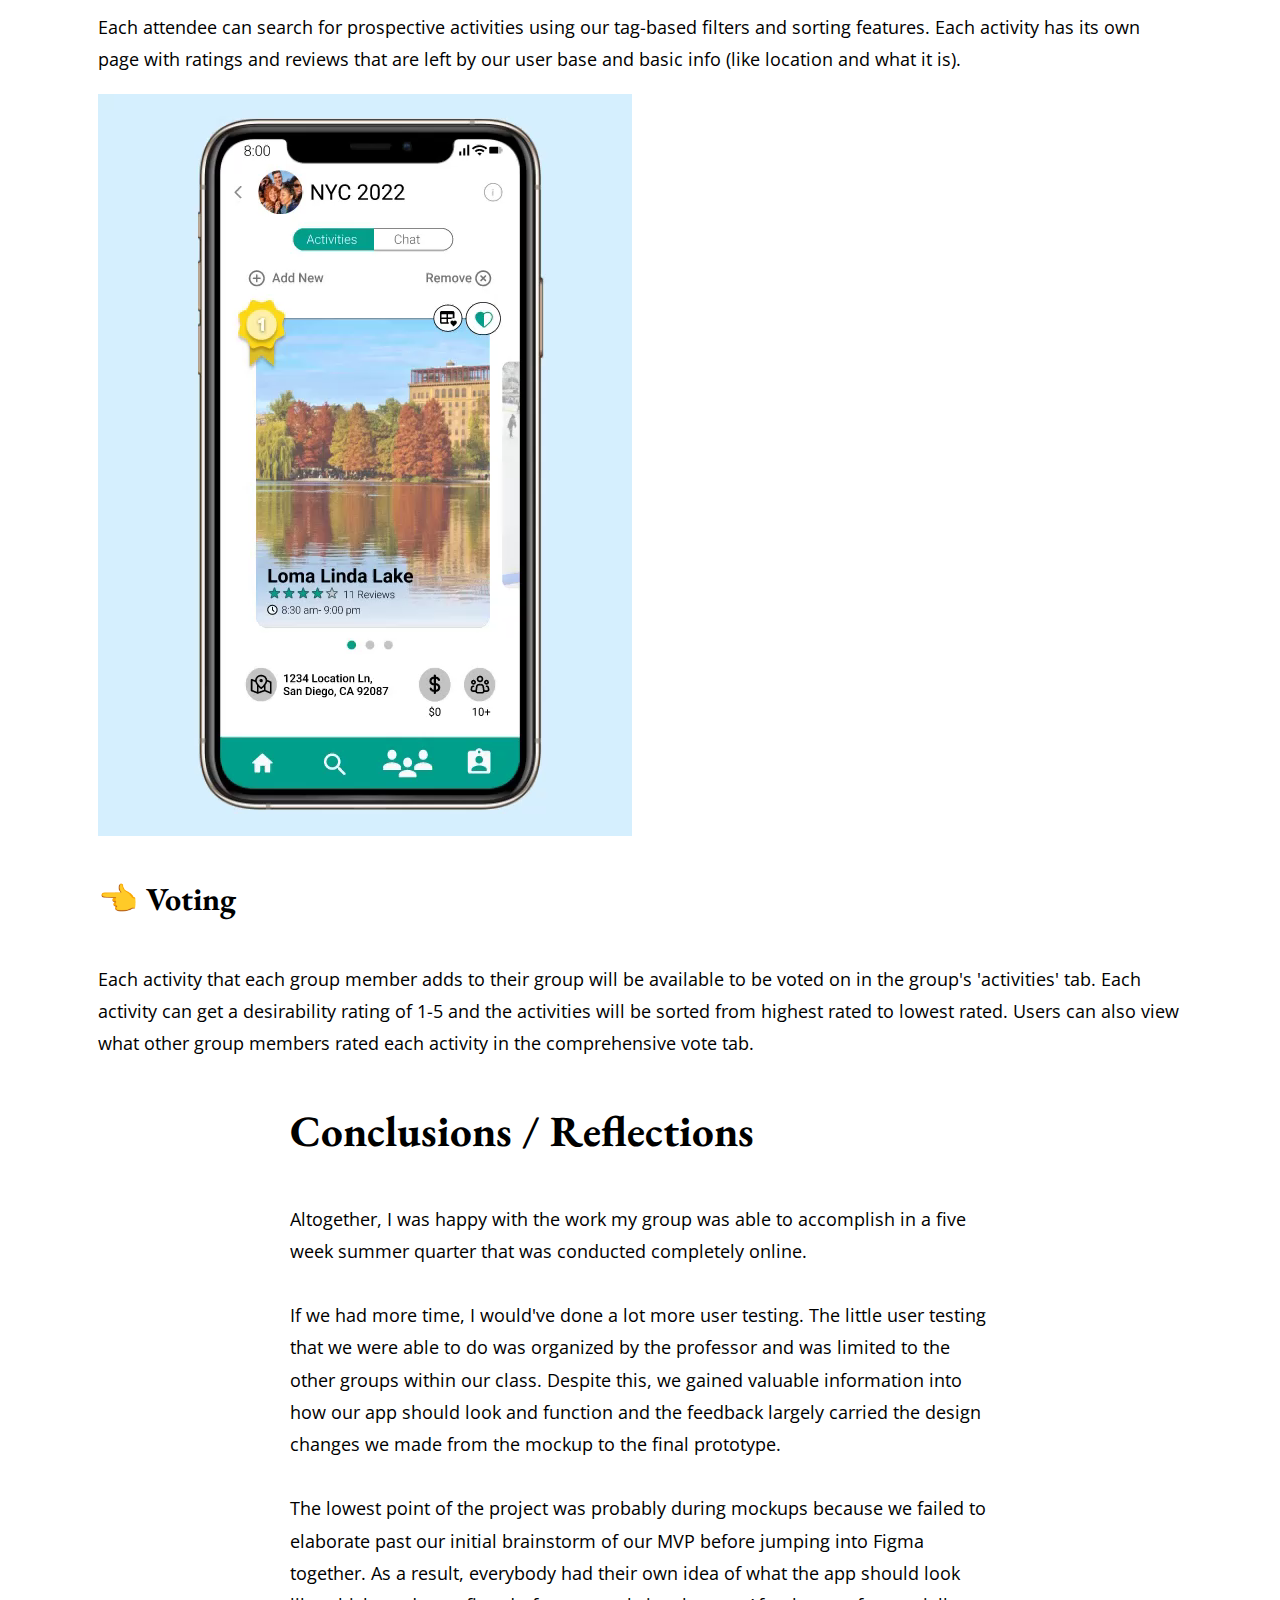
<file: proj1Draft.html>
<html lang="en">
    <head>
        <meta charset="utf-8">
        <meta http-equiv="X-UA-Compatible" content="IE=edge">
        <meta name="viewport" content="width=device-width, initial-scale=1, shrink-to-fit=no">
        <title>Chris Yoon</title>

        <link rel="stylesheet" href="style.css">
        
        
        <!--Bootstrap Dependencies-->
        <!-- <link rel="stylesheet" href="https://cdn.jsdelivr.net/npm/bootstrap-icons@1.3.0/font/bootstrap-icons.css"> -->
        <link href="https://cdn.jsdelivr.net/npm/bootstrap@5.0.2/dist/css/bootstrap.min.css" rel="stylesheet" integrity="sha384-EVSTQN3/azprG1Anm3QDgpJLIm9Nao0Yz1ztcQTwFspd3yD65VohhpuuCOmLASjC" crossorigin="anonymous">
        <script src="https://cdn.jsdelivr.net/npm/@popperjs/core@2.9.2/dist/umd/popper.min.js" ></script>
        <script src="https://cdn.jsdelivr.net/npm/bootstrap@5.0.1/dist/js/bootstrap.min.js" integrity="sha384-Atwg2Pkwv9vp0ygtn1JAojH0nYbwNJLPhwyoVbhoPwBhjQPR5VtM2+xf0Uwh9KtT" crossorigin="anonymous"></script>

        <!--Fonts-->
        <link rel="preconnect" href="https://fonts.googleapis.com">
        <link rel="preconnect" href="https://fonts.gstatic.com" crossorigin>
        <link href="https://fonts.googleapis.com/css2?family=EB+Garamond:wght@600&display=swap" rel="stylesheet">
        <link href="https://fonts.googleapis.com/css2?family=Open+Sans&display=swap" rel="stylesheet">
    </head>
    <body class="proj1 projects">
        <div class="background"> 
            <div class="container-fluid px-4 wrapper">
                <!--Nav stuff -->
                <div class="row pt-4">
                    <nav class="navbar navbar-expand-md navbar-light bg-transparent px-0">
                        <div class="container-fluid px-4">
                            <a class="navbar-brand" href="index.html">chrisyoon</a>
                            <button class="navbar-toggler" onclick="this.classList.toggle('change')" type="button" data-bs-toggle="collapse" data-bs-target="#navbarSupportedContent" aria-controls="navbarSupportedContent" aria-expanded="false" aria-label="Toggle navigation">
                                <div class="bar1"></div>
                                <div class="bar2"></div>
                                <div class="bar3"></div>
                            </button>
                            <!--Collapsible nav option-->
                            <div class="collapse navbar-collapse float-right" id="navbarSupportedContent">
                                <ul class="navbar-nav ms-auto mb-2 mb-lg-0">
    
                                    <li class="nav-item dropdown">
                                        <a class="nav-link dropdown-toggle" href="#" id="navbarDropdown" role="button" data-toggle="dropdown" aria-haspopup="true" aria-expanded="false">Work</a>
                                        <div class="dropdown-menu" aria-labelledby="navbarDropdown">
                                            <a class="dropdown-item active" href="proj1.html">Onwards</a>
                                            <a class="dropdown-item" href="proj2.html">Art Portfolio</a>
                                        </div>
                                    </li>
                                    <li class="nav-item">
                                        <a class="nav-link " aria-current="page" href="index.html">Home</a>
                                    </li>
                                    <li class="nav-item">
                                    <a class="nav-link" href="about.html">About </a>
                                    </li>
                                </ul>
                            </div>
                        </div>
                    </nav>
                </div>
            </div>
            <div class="container-fluid title">
                <div class="row mx-auto">
                    <div class="col-md-7 col-12 my-auto header">
                        <h1 class="projTitle">Onwards</h1>
                        <h5 class="mb-4">For facilitating group decisions</h5>
                        <p> Timeline - August 2 - September 4, 2021 <br>
                            Roles - Designer, UI / UX Researcher
                        </p>
                    </div>
                    <div class="col-md-5 col-12 headerImg"> 
                        <img src="imgs/onward/TopImage.png" class="w-100 d-block mx-auto">
                    </div>
                </div>

                <div class="row mx-0 mx-sm-4 pt-5"></div>
                <div class="row pt-5">
                    <div class="col-12">
                        <h4>Problem</h4>
                        <p> Groups of travelers planning out their itinerary need a way to facilitate group discussion because 
                            it can be hard to voice individual opinions, especially when some are not as social as their peers.
                        </p>
                        <h4>Background</h4>
                        <p> Imagine it's your last day vacationing with your friends in Hawaii. You've always wanted to visit the Byodo-In temple 
                            but the outspoken leader of the group has swayed the group to laze on the beach. You think some people would prefer to 
                            visit Byodo-In but are unsure. This is where Onwards comes in. With anonymous voting on a centralized list of potential 
                            destinations, Onwards easily surveys each individual's preferences to help your group make the optimal decision on your next outing. 
                        </p>
                    </div>
                </div>
                
            </div>
    
            <hr class="mt-5">
    
            <div class="container-fluid py-5 px-0">
                <div class="row medWrap">
                    <h3 class="pt-4">Brainstorming Pain Points</h3>
                    <p class="pt-3"> 
                        With only five weeks to fully flesh out our app, my group went straight into identifying any pain points related 
                        to traveling. We quickly identified two major ones that all 6 of us identified with
                        <b><ul class="ms-5">
                            <li>Finding attractions the align with our interests</li>
                            <li>Creating an itinerary everybody is happy with when traveling in a group</li>
                        </ul></b>
                    </p>
                </div>
            </div>

            <div class="container-fluid px-0 pt-3">
                <div class="row medWrap">
                    <h4 class="pb-3">Identifying the MVP</h4>
                    <p> From here, we moved onto identifying the core features of our app. We began by listing every feature we thought a 
                        group-making-travel app should have. After group voting and discussion, we decided our MVP should have these features: 
                        <ul class="ms-5 proj1Ul">
                            <li>A friend list and group list (each trip will be organized by "group")</li>
                            <li>Group creation </li>
                            <li>A chat room and voting room in each group</li>
                            <li>A voting system where each group member leaves some sort of rating on each activity in a group's prospective 
                                activity list. 
                            </li>
                            <li>Ability to search for activities and places to eat and then add into a group's voting list</li>
                            <li>Ability to leave ratings and reviews on activities and places to eat</li>
                        </ul> 
                    </p>
                </div>
    
                <div class="row medWrap pt-5">
                    <h4 class="pb-3">Competitor Analysis</h4>
                    <p> A groupmate and I were in charge of the competitor analysis. After identifying core features of similar apps and the general UX, we figured that 
                        Onwards would be most successful if it <b>required minimal on-boarding</b>. Similar apps such as Planmesh and Eezy had lengthy onboarding processes 
                        that in our opinion, would divert users away from ever using their services because of the high upfront cost. We also wanted Onwards to <b>focus 
                        primarily on facilitating group decision making </b> while maintaining the search capabilities of apps such as Tripadvisor and Google. 
                    </p>
                </div>
                <div class="row widest mx-lg-auto mx-5">
                    <img src='imgs/onward/compAnalysis.PNG' class="w-100">
                </div>
            </div>
    
            <div class="container-fluid px-0 py-5">
                <div class="row medWrap">
                    <h3 class="pt-5">Identifying our user Groups</h3>
    
                    <div class="col-12 py-2 mx-auto">
                        <p class="pt-3">Every group member was reponsible for creating three personas and a corresponding story board. The personas I created consisted of a couple, group of friends, and an individual. 
                            These three personas were created based on the decision-facilitating and activity-finding capabilities of Onwards. The group and couple were meant to represent
                            the most common use case for Onwards where groups can find and decide upon an activity through Onward's main flow. The individual on the other hand represents a less-common 
                            use case and mainly portrays the activity-finding capabilities of the app. 
                        </p>
                    </div>
                </div>
                <div class="row widest mx-lg-auto mx-5">
                    <div class="col-12 col-lg-4 px-5 px-lg-3">
                        <div>
                            <h6 class="pt-4">Jessica-Individual</h6>
                            <img class="w-100" src="imgs/onward/st1crop.jpg">
                            <img class="pt-4 w-100" src="imgs/onward/Persona1-Jessica.jpg">
                        </div>
                    </div>
    
                    <div class="col-12 col-lg-4 px-5 px-lg-3">
                        <div>
                            <h6 class="pt-4">Todd-Couple</h6>
                            <img class="w-100" src="imgs/onward/st2crop.jpg">
                            <img class="pt-4 w-100" src="imgs/onward/Persona2-Todd.jpg">
                        </div>
                    </div>
    
                    <div class="col-12 col-lg-4 px-5 px-lg-3">
                        <div>
                            <h6 class="pt-4">Steven-group</h6>
                            <img class="w-100" src="imgs/onward/st3crop.jpg">
                            <img class="pt-4 w-100" src="imgs/onward/Persona3-Steven.jpg">
                        </div>
                    </div>
                </div>
                <div class="row medWrap pt-5"> 
                    <p> Overall, I think it was beneficial to focus on the nature/size of the group using our app in our storyboards.
                        Keeping the nature of different group dynamics at the forefront of our user-based development ended up shaping 
                        much of our UI/UX choices during the mockup and prototyping phase. <br></br>
                        
                        The actual drawings in the storyboards however could've incorporated more of personas and focused less on the 
                        screens within the app. There are too many frames with just the app and the lack of guiding signs (such as arrows)
                        makes the storyboard visually confusing. I think this was the case because we were too eager to start developing the app 
                        and turned the storyboard into a UI brainstorm rather than a use case brainstorm. 
    
                    </p>
                </div>
            </div>
    
            <div class="container-fluid px-0 py-5">
                <div class="row medWrap">
                    <h3 class="pt-5">Mockup</h3>
                    <p class="pt-3">The four main tabs of the app were home, search, friends, and profile. I was personally in charge of the search / event detail pages (flow 2). The event cards on the search page were modeled after 
                        Yelp's results cards because of how efficiently Yelp conveys key information in a hierarchical manner on each business. So like Yelp, I emphasized the photo, rating, and 
                        name as these are the factors most likely to attract a user's attention. From here, the user could read the address, description, and activity labels to determine if they 
                        want to click on the card and obtain all the details regarding the activity. <br><br>
                        The activity details page on the other hand, was modeled after AllTrail's hike details page. The page allocates lots of real estate 
                        to the photos as photos are often the best way to get a feel for an activity. Yelp does something similar, but utilizes a carousel to display multiple photos, which 
                        makes the page feel busy which is why I opted to incorporate a "See all" button instead. From the top, the main activity category is listed along with peripheral tags (dog-friendly, family-friendly, lake, etc)
                        to not only help the search engine, but give the user a quick overview on the key details of the activity. Reviews are listed at the bottom so it unobscures the more pertinent information at the top. 
                    </p>
                </div>
    
                <div class="row widest mx-auto">
                    <div class="py-5 col-12">
                        <h6 class="pt-3" style="text-align:center;">&#128071; Flow 1 - User creates group from friends list </h6>
                        <img class="w-100" src="imgs/onward/onwardMockup1.jpg">
                    </div>
    
                    <div class="col-12">
                        <h6 class="pt-3" style="text-align:center;">&#128071; Flow 2 - User searches for events and votes on others' in group</h6>
                        <img class="w-100" src="imgs/onward/onwardMockup2.jpg">
                    </div>
                </div>
            </div>
    
            <div class="container-fluid py-5 px-0">
                <div class="row medWrap pt-5">
                    <h3>Final Prototype</h3>
                    <p class="py-3">Below are three of the main user flows (group creation, searching / adding activities, and voting) demoed 
                        on our figma app.
                    </p>
                </div>

                <div class="row wider mx-auto mb-5">
                    <div class="col-7">
                        <video class="w-75 d-block mx-auto" autoplay loop muted> 
                            <source src="imgs/onward/vids/groupCreate.mp4">
                        </video>
                    </div>

                    <div class="col-5 m-auto"> 
                        <h4> &#128072; Group Creation</h4>
                        <p>Since groups are integral to the app, group creation and addition were clearly indicated 
                            on the home screen. Users can add a title, photo, location, and attendees to a group which will 
                            have its own chatroom and voting area for chosen activities. 
                        </p>
                    </div> 
                </div>

                <div class="row wider mx-auto mb-5">
                    <div class="col-7">
                        <video class="w-75 d-block mx-auto" autoplay loop> 
                            <source src="imgs/onward/vids/searchAdd.mp4">
                        </video>
                    </div>

                    <div class="col-5 m-auto"> 
                        <h4> &#128072; Search and Add</h4>
                        <p>Each attendee can search for prospective activities using our tag-based filters and sorting 
                            features. Each activity has its own page with ratings and reviews that are left by our user base and 
                            basic info (like location and what it is). 
                        </p>
                    </div> 
                </div>

                <div class="row wider mx-auto">
                    <div class="col-7">
                        <video class="w-75 d-block mx-auto" autoplay loop> 
                            <source src="imgs/onward/vids/vote.mp4">
                        </video>
                    </div>

                    <div class="col-5 m-auto"> 
                        <h4> &#128072; Voting</h4>
                        <p>Each activity that each group member adds to their group will be available to be voted on in the 
                            group's 'activities' tab. Each activity can get a desirability rating of 1-5 and the activities will 
                            be sorted from highest rated to lowest rated. Users can also view what other group members rated each activity 
                            in the comprehensive vote tab. 
                        </p>
                    </div> 
                </div>
            </div>
    
            <div class="container-fluid py-5 px-0"> 
                <div class="row medWrap pt-5"> 
                    <div class="col-12"> 
                        <h3>Conclusions / Reflections</h3> 
                        <p class="pt-3"> Altogether, I was happy with the work my group was able to accomplish in a five week summer quarter that was conducted completely 
                            online. <br><br>
    
                            If we had more time, I would've done a lot more user testing. The little user testing that we were able to do was 
                            organized by the professor and was limited to the other groups within our class. Despite this, we gained valuable information 
                            into how our app should look and function and the feedback largely carried the design changes we made from the mockup to the 
                            final prototype. <br></br> 

                            The lowest point of the project was probably during mockups because we failed to elaborate past our initial brainstorm of our MVP before
                            jumping into Figma together. As a result, everybody had their own idea of what the app should look like which made 
                            our first drafts extremely incoherent.  
                            After hours of essentially going nowhere, I suggested we take a step back and identify the specific pages the app should have. 
                            From there, we chose an icon package to keep our icons consistent and tackled each page as a group to ensure that 
                            everything was coherent. In the future, I would definitely run a group meeting identifying the specific pages we need and create a rudimentary style guide
                            before designing an app.
    
                            <br><br>
                            As for myself, the biggest takeaway from this experience was to not underestimate the importance of getting to know your teammates. 
                            In previous projects, my relationships with teammates was limited to whatever we talked about for work and in meetings. During my time on 
                            Onwards, I got to know my teammates and relate to them on things outside of the app. I felt that this made us more honest with each other 
                            during feedback sessions and made the meetings much more enjoyable to be a part of. 
                        </p>
                    </div>
    
                    <div class="col-12 pt-3">
                        <a class="funAnchor" href="index.html">Back Home</a>
                    </div> 
                </div>
        </div>

        <script src="https://code.jquery.com/jquery-3.2.1.slim.min.js" integrity="sha384-KJ3o2DKtIkvYIK3UENzmM7KCkRr/rE9/Qpg6aAZGJwFDMVNA/GpGFF93hXpG5KkN" crossorigin="anonymous"></script>
        <script src="https://maxcdn.bootstrapcdn.com/bootstrap/4.0.0/js/bootstrap.min.js" integrity="sha384-JZR6Spejh4U02d8jOt6vLEHfe/JQGiRRSQQxSfFWpi1MquVdAyjUar5+76PVCmYl" crossorigin="anonymous"></script>
    </body>
</html>
</file>
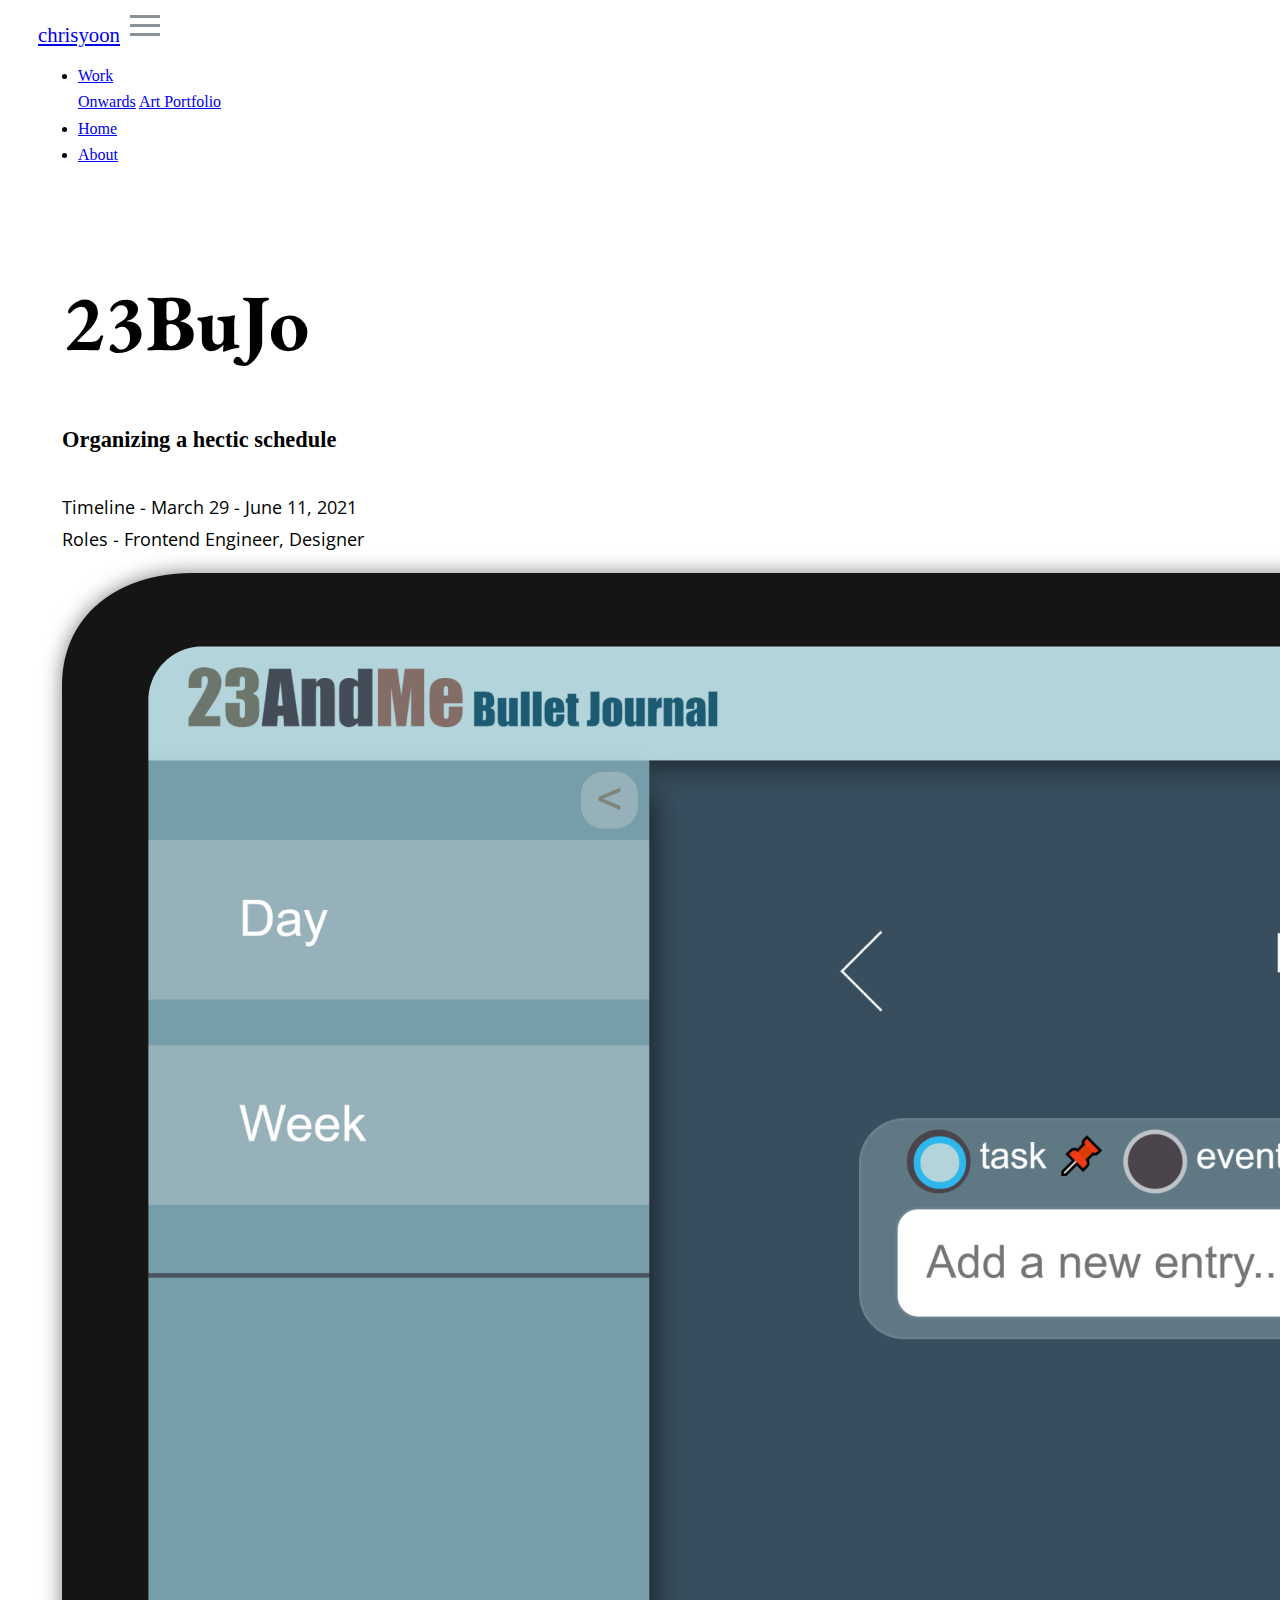
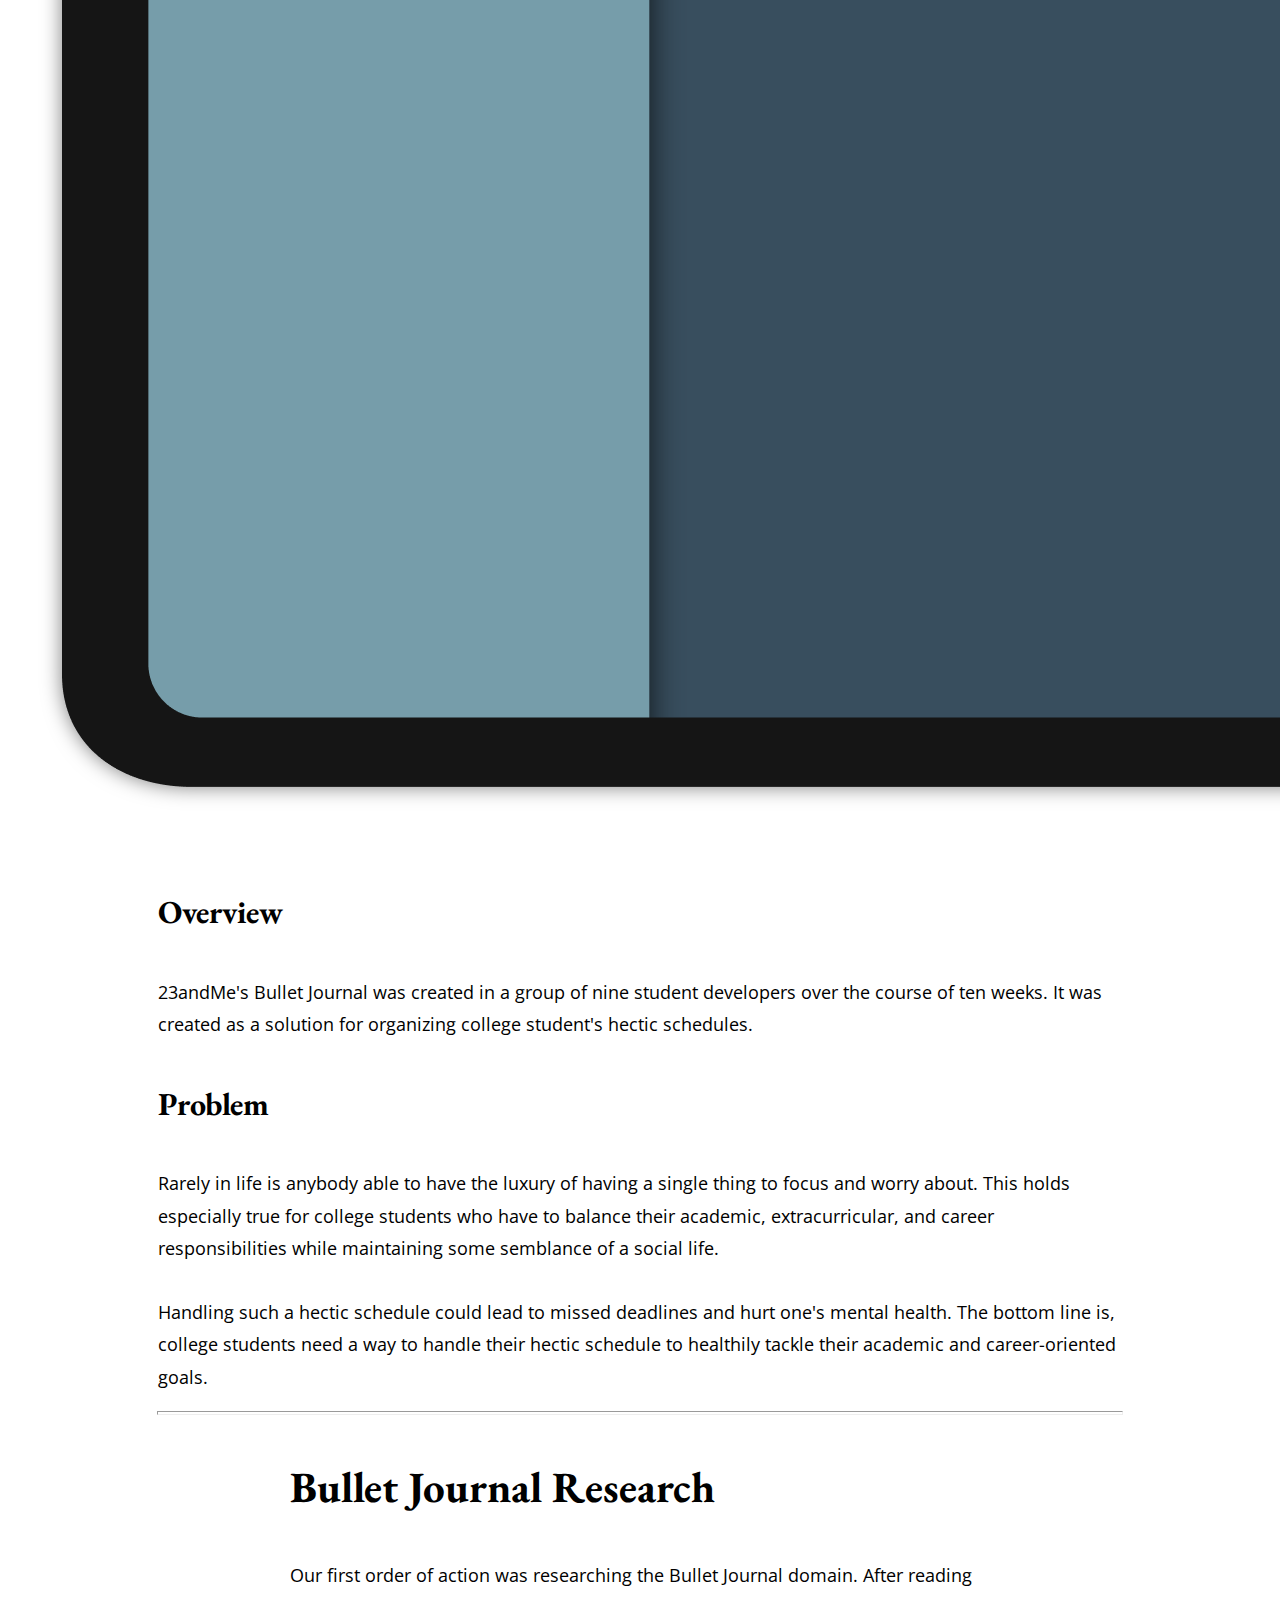
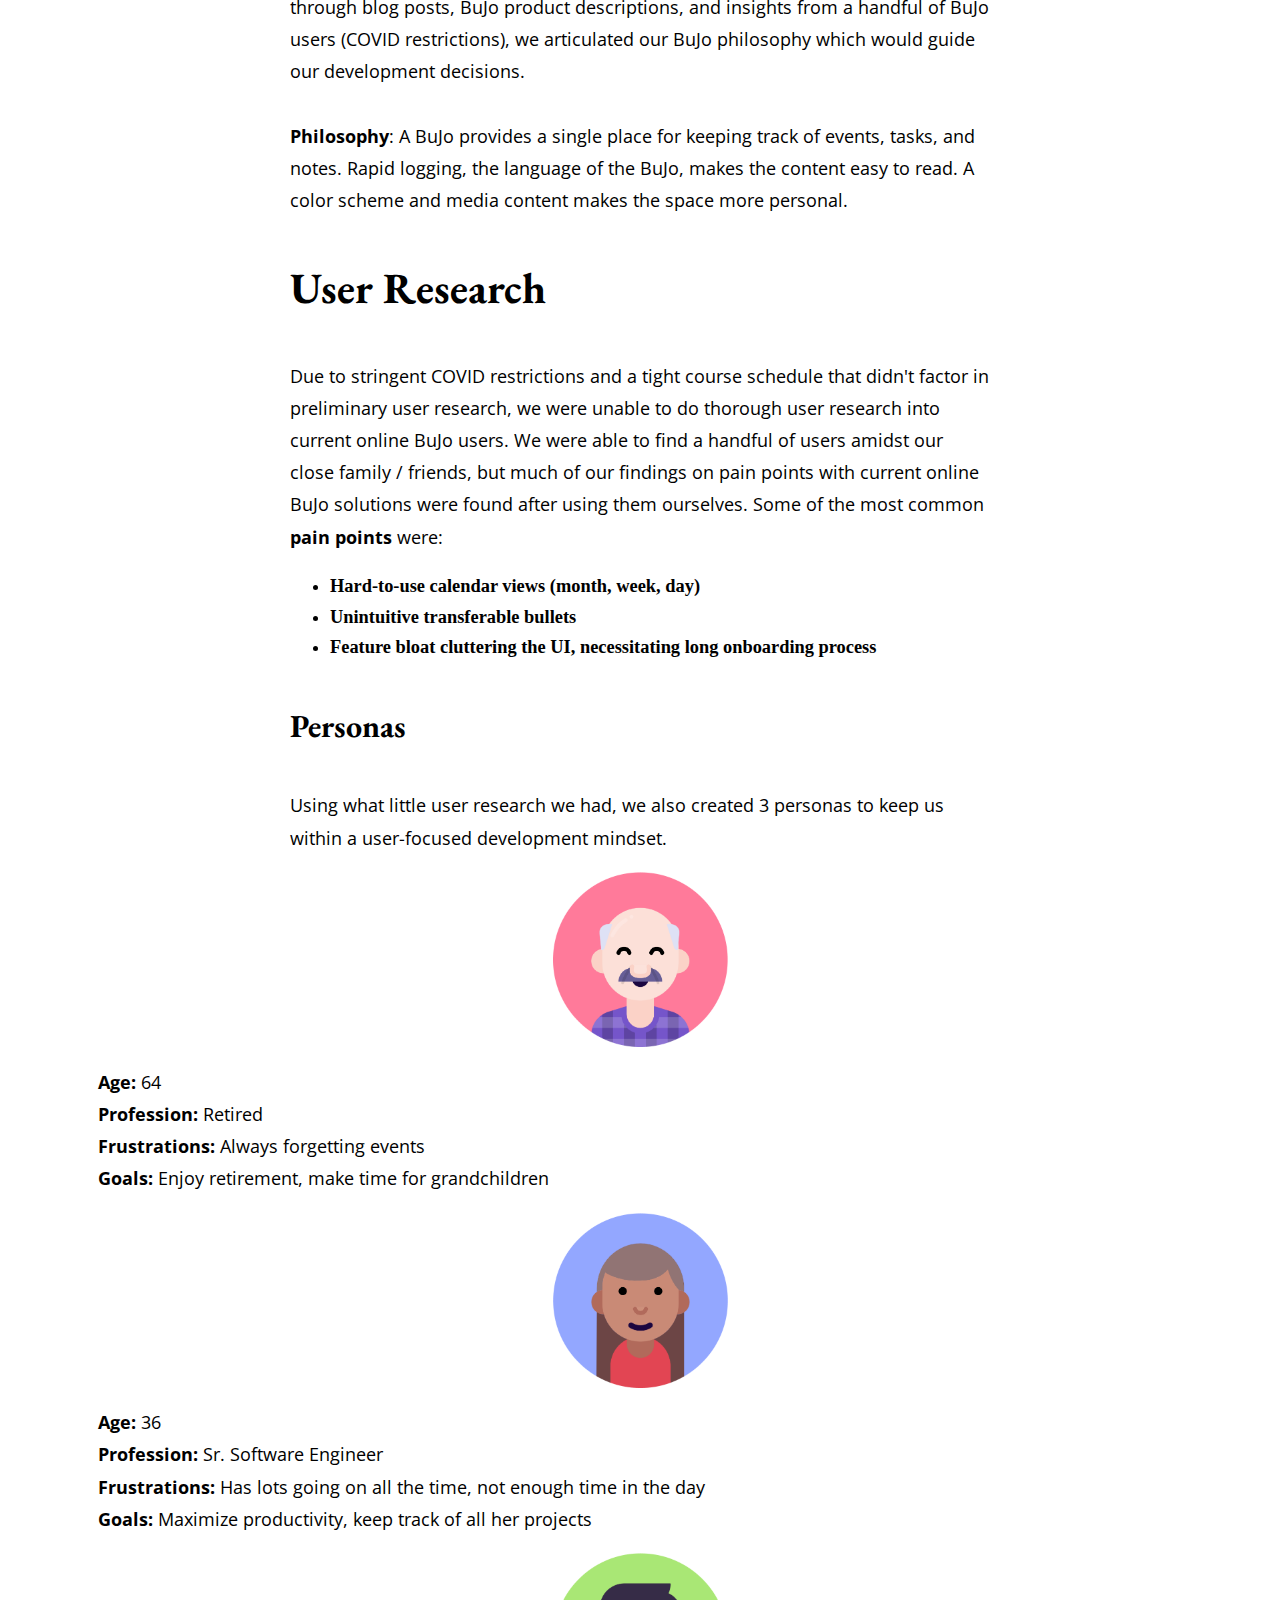
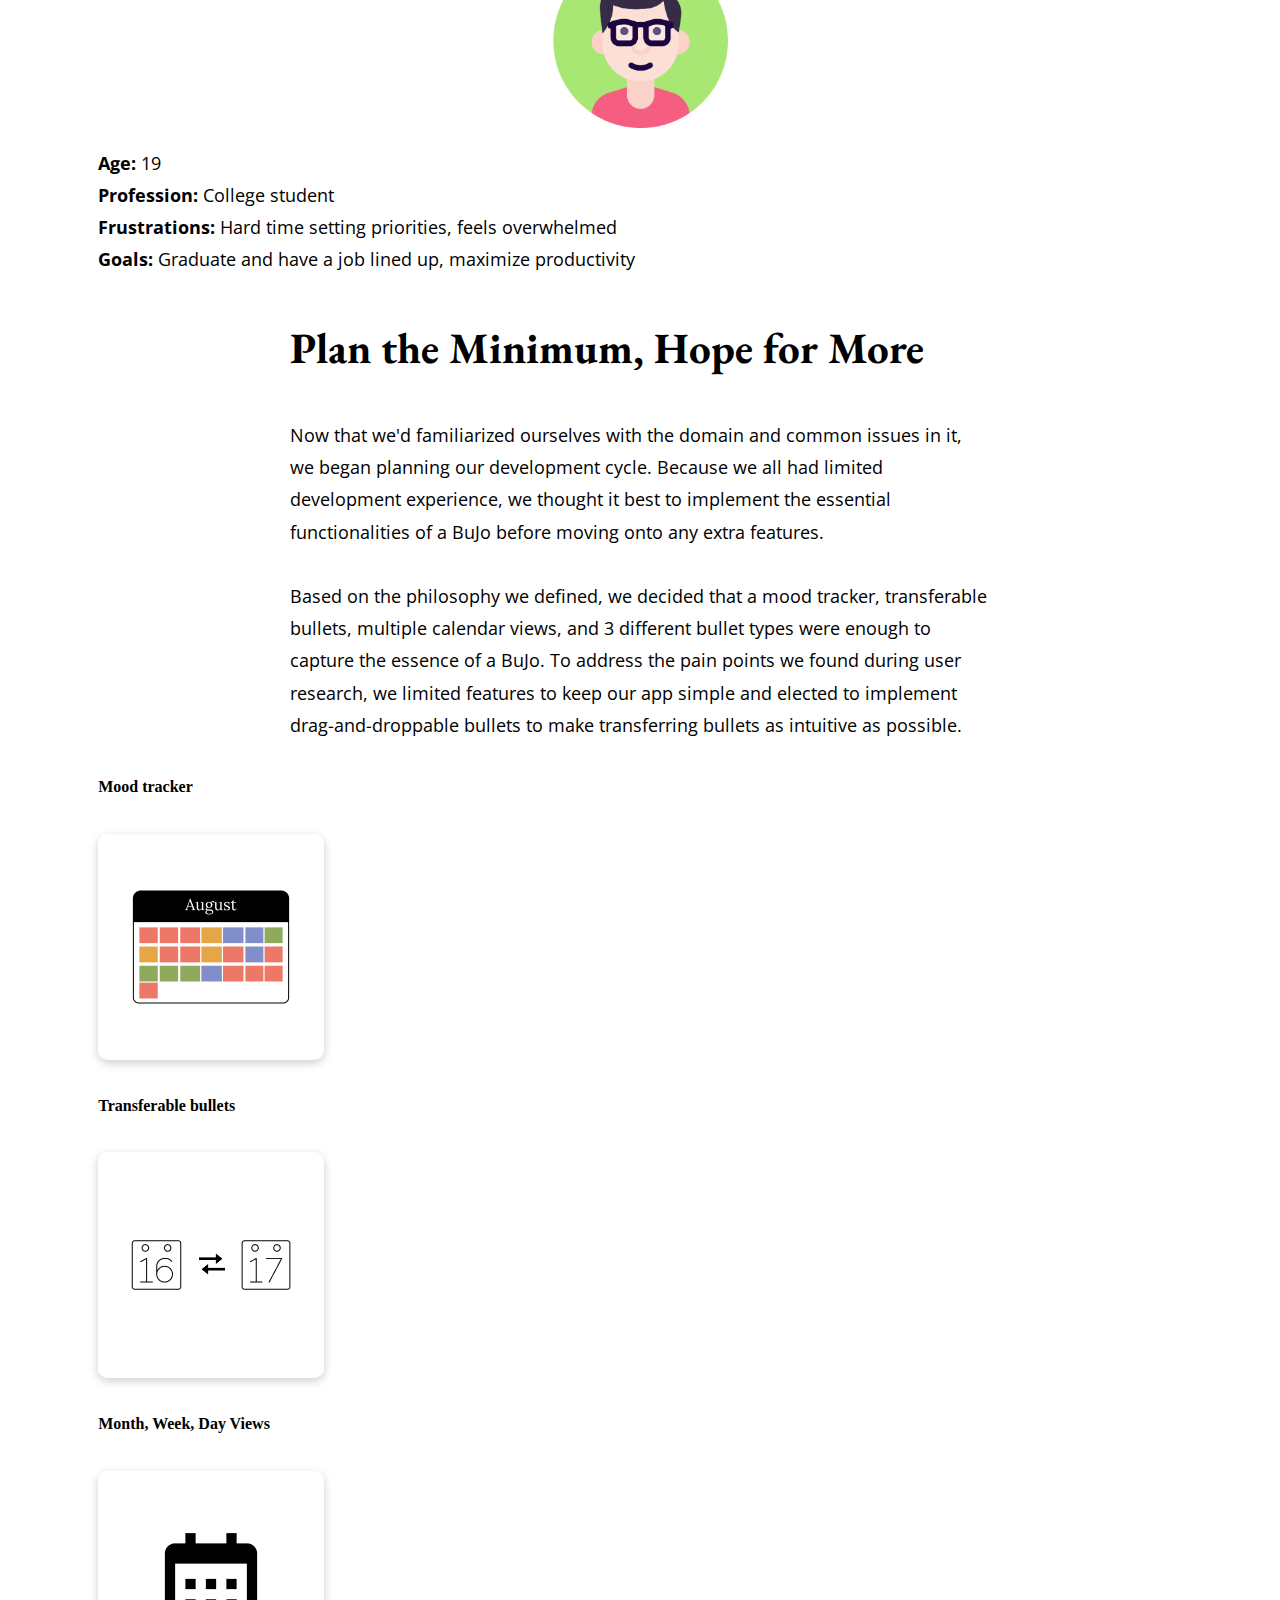
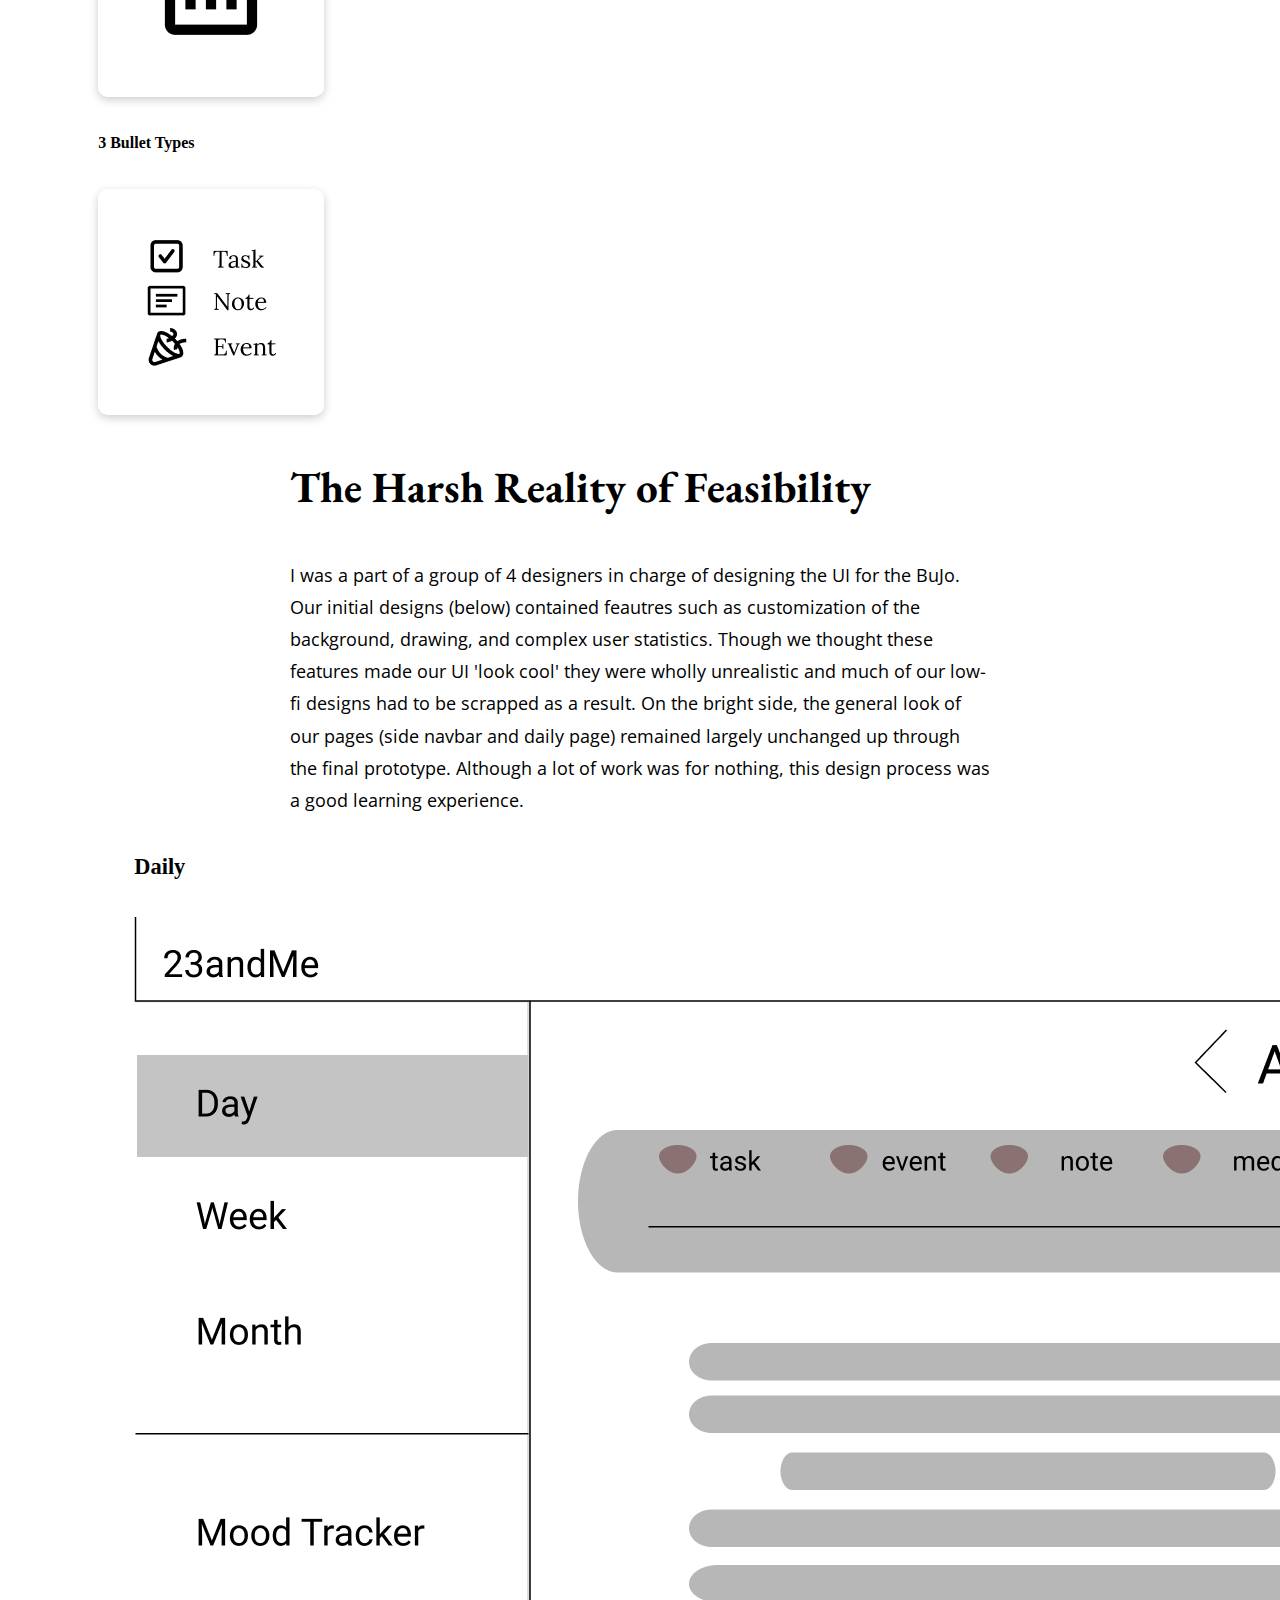
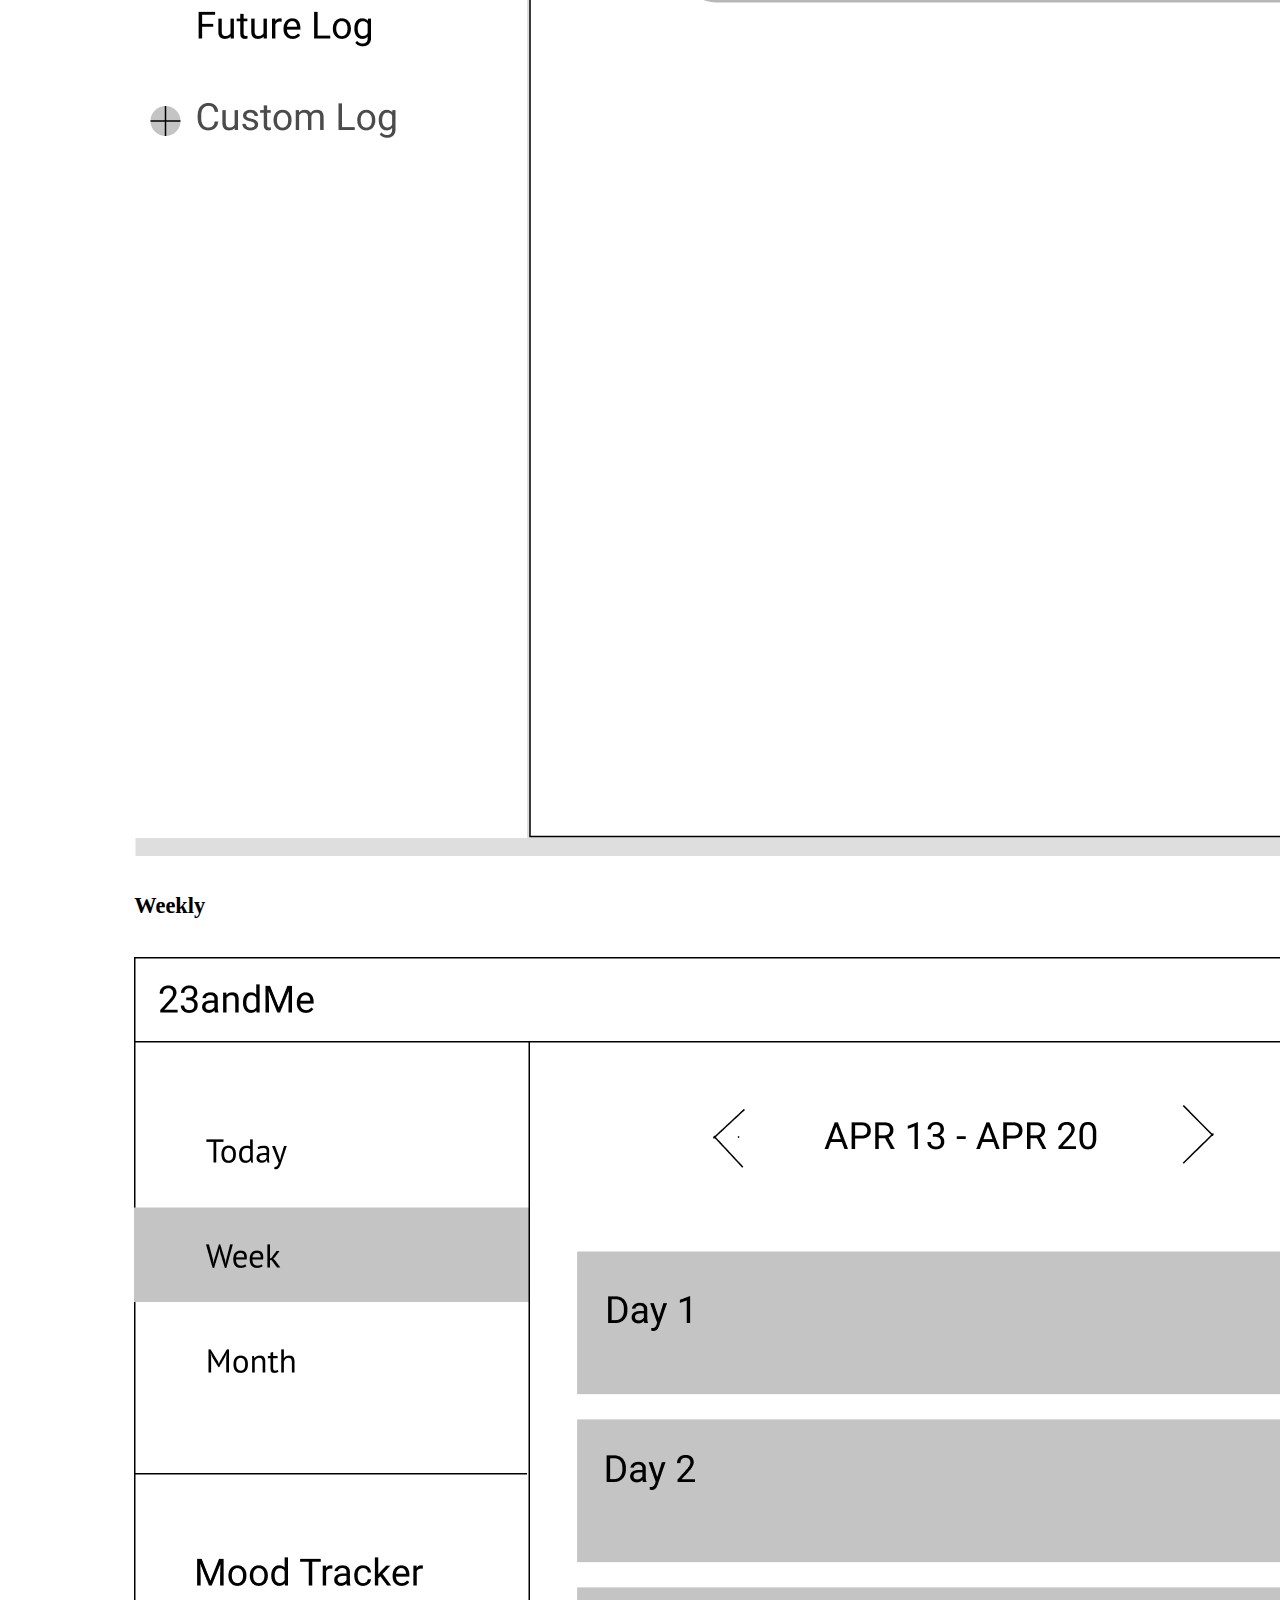
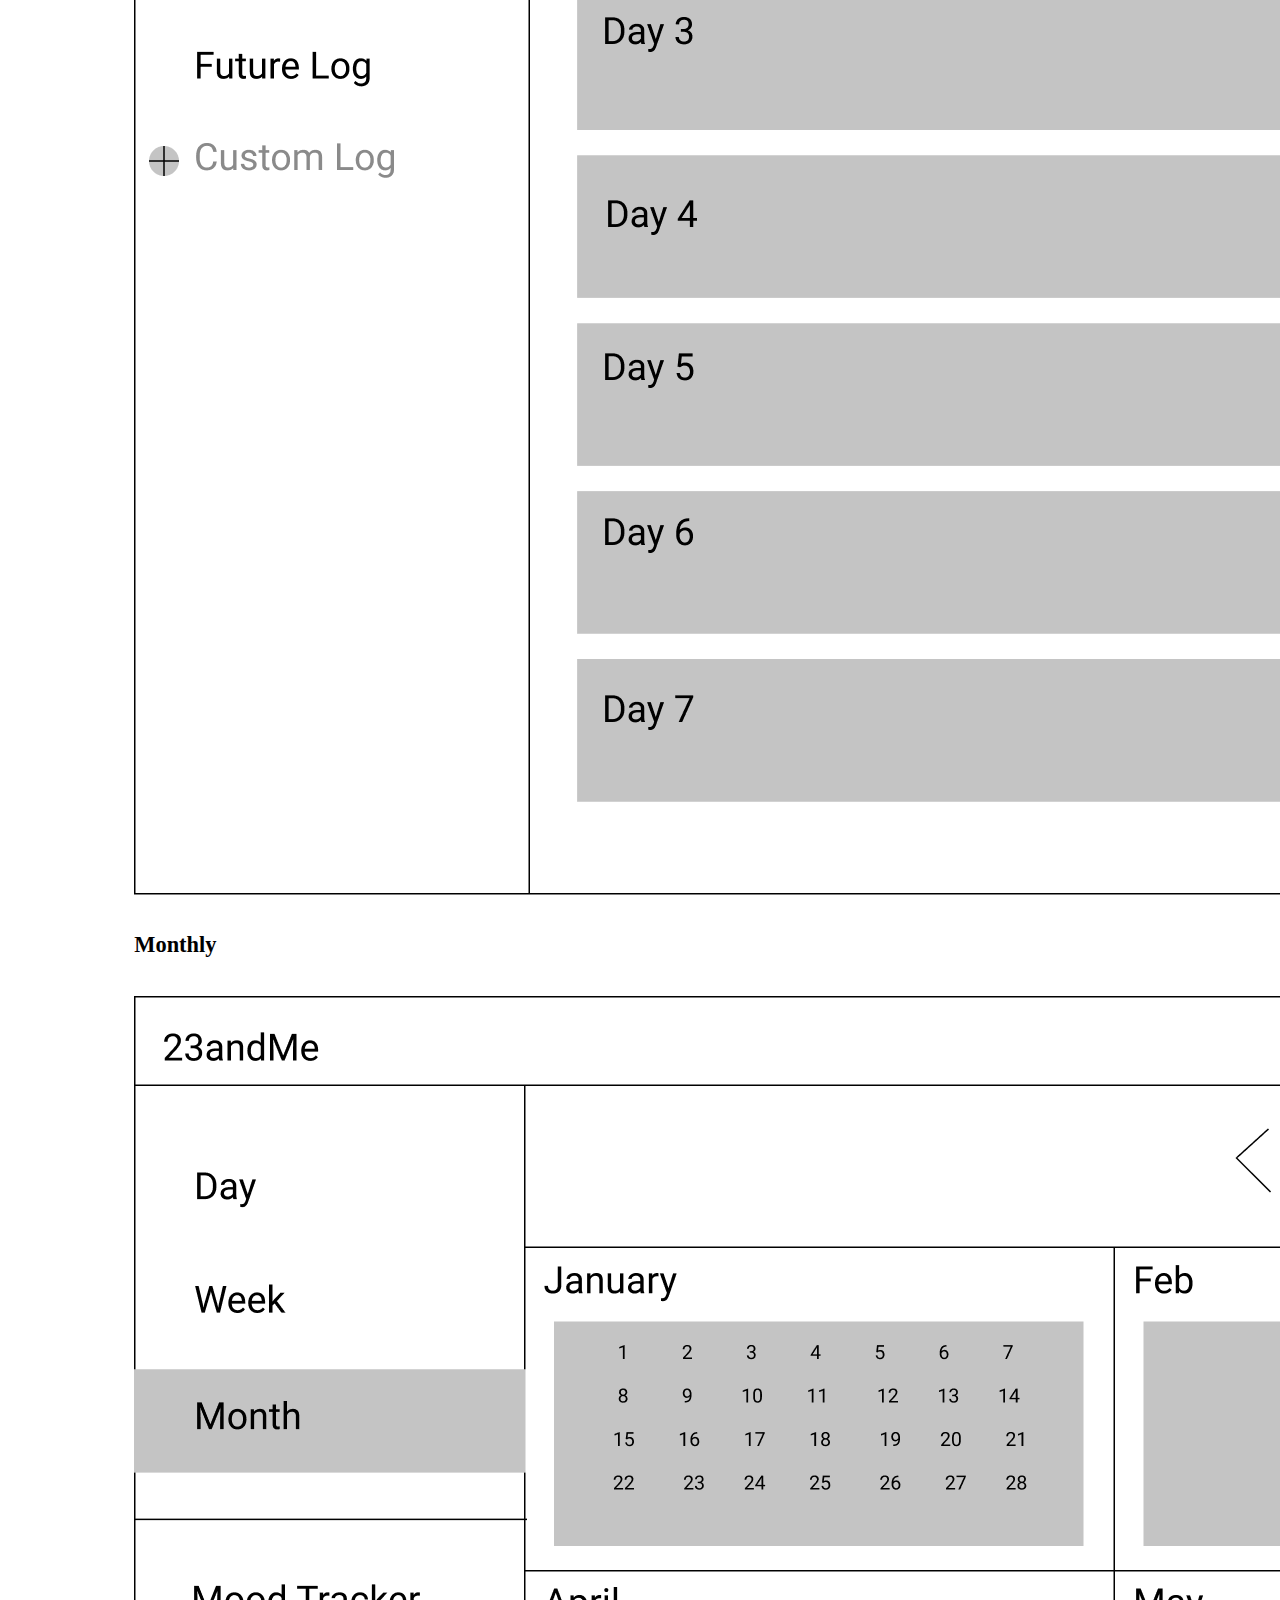
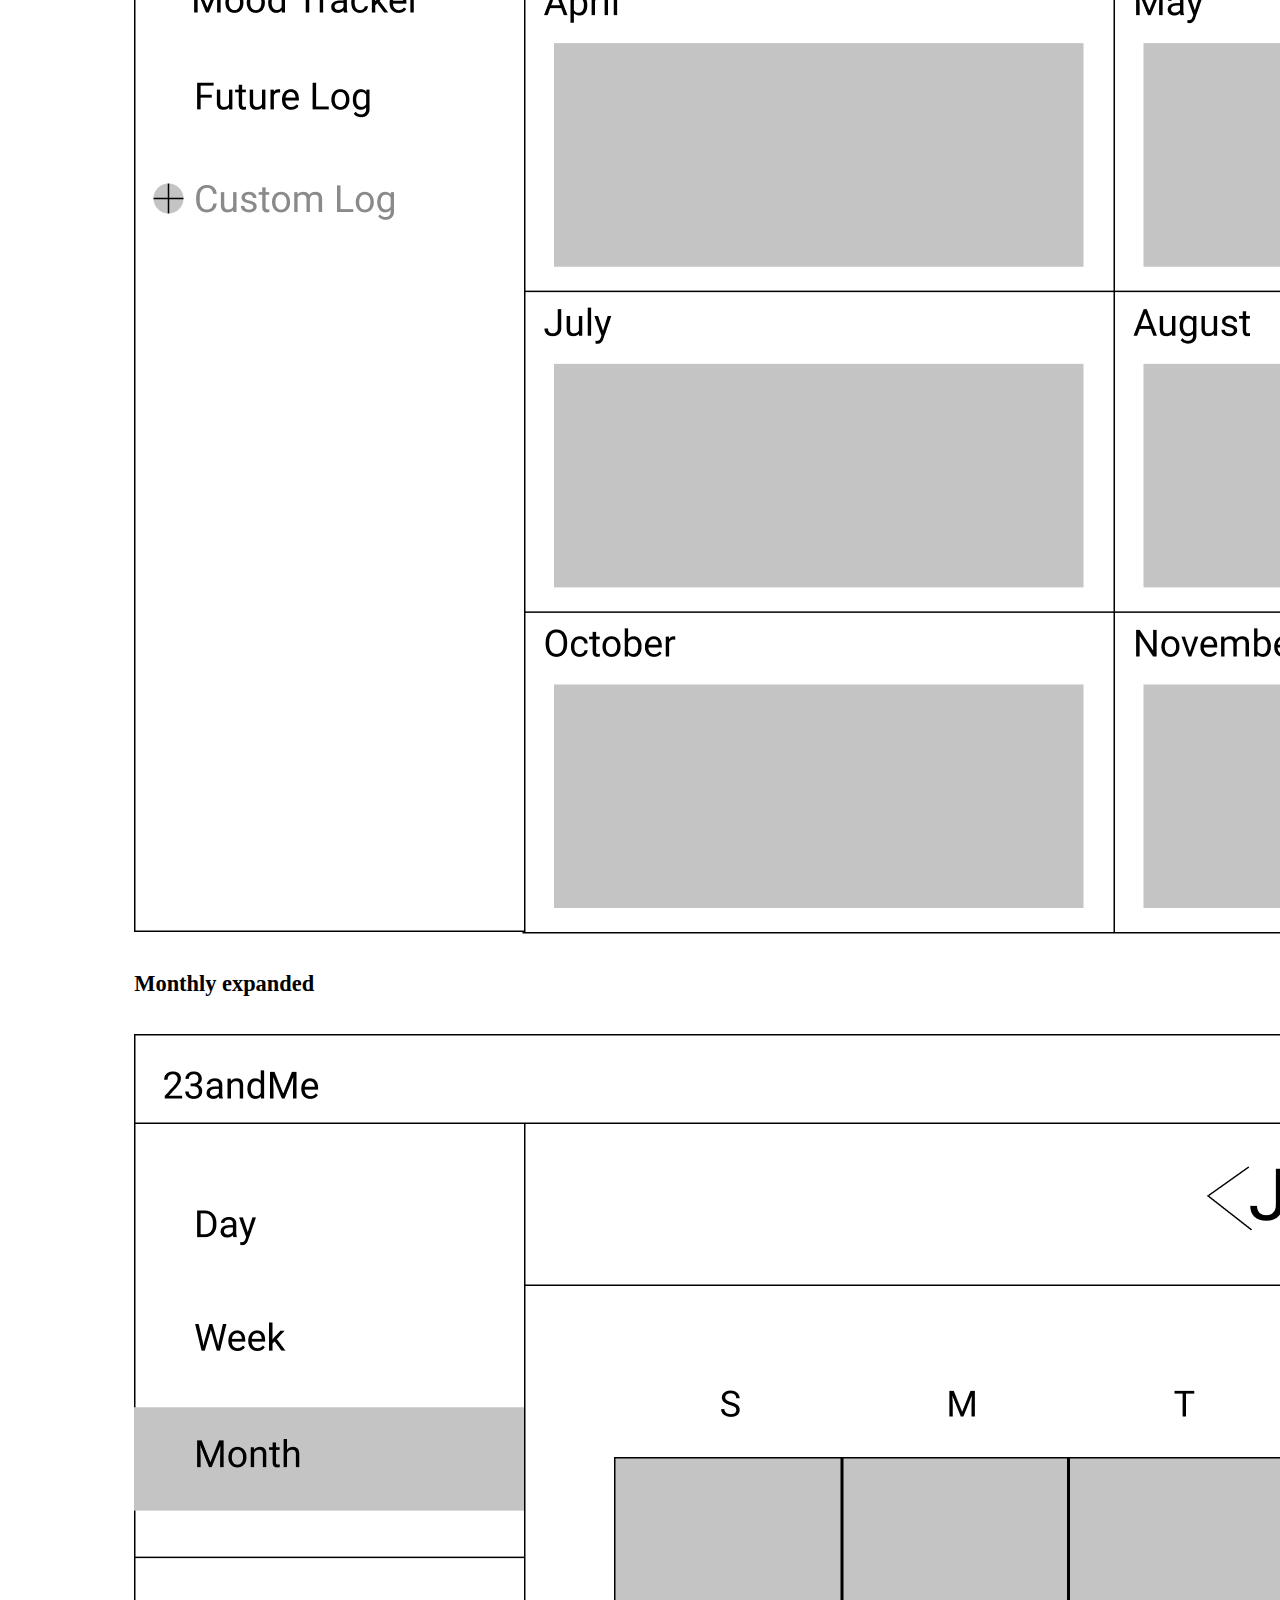
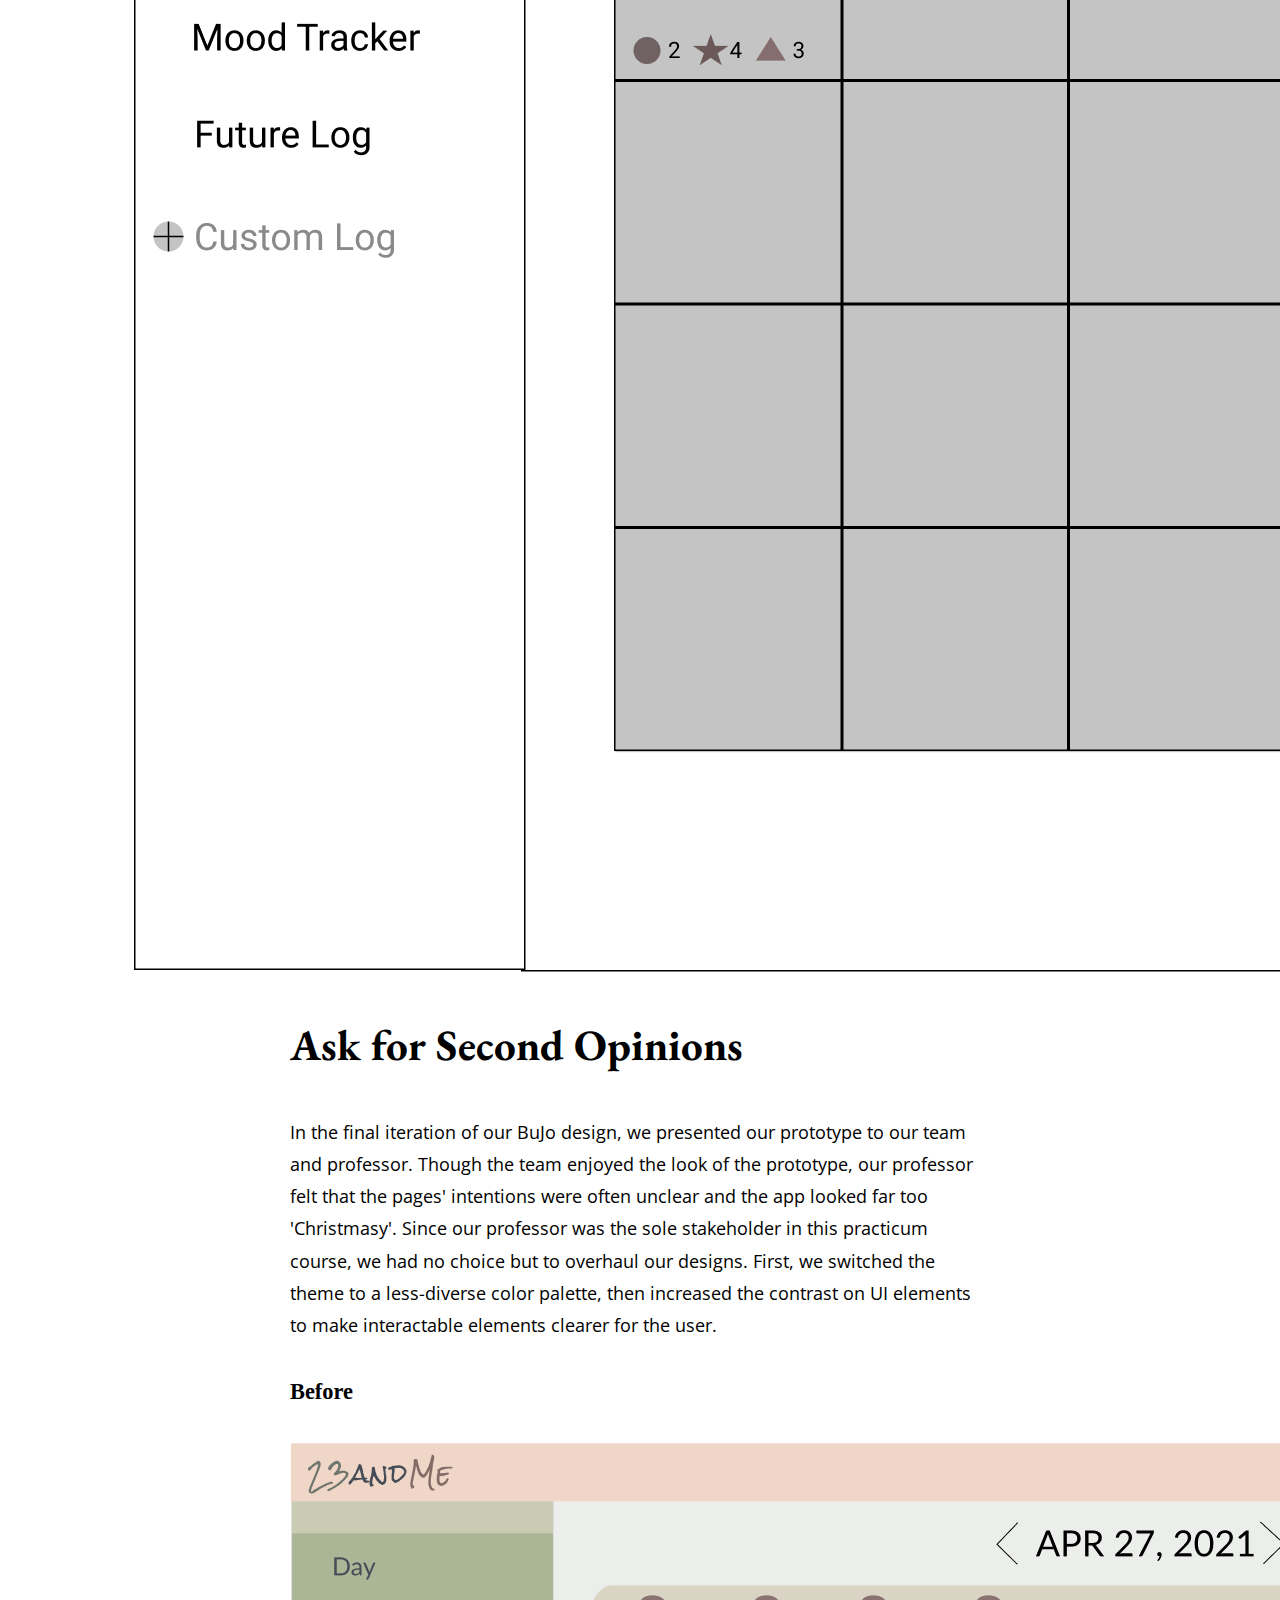
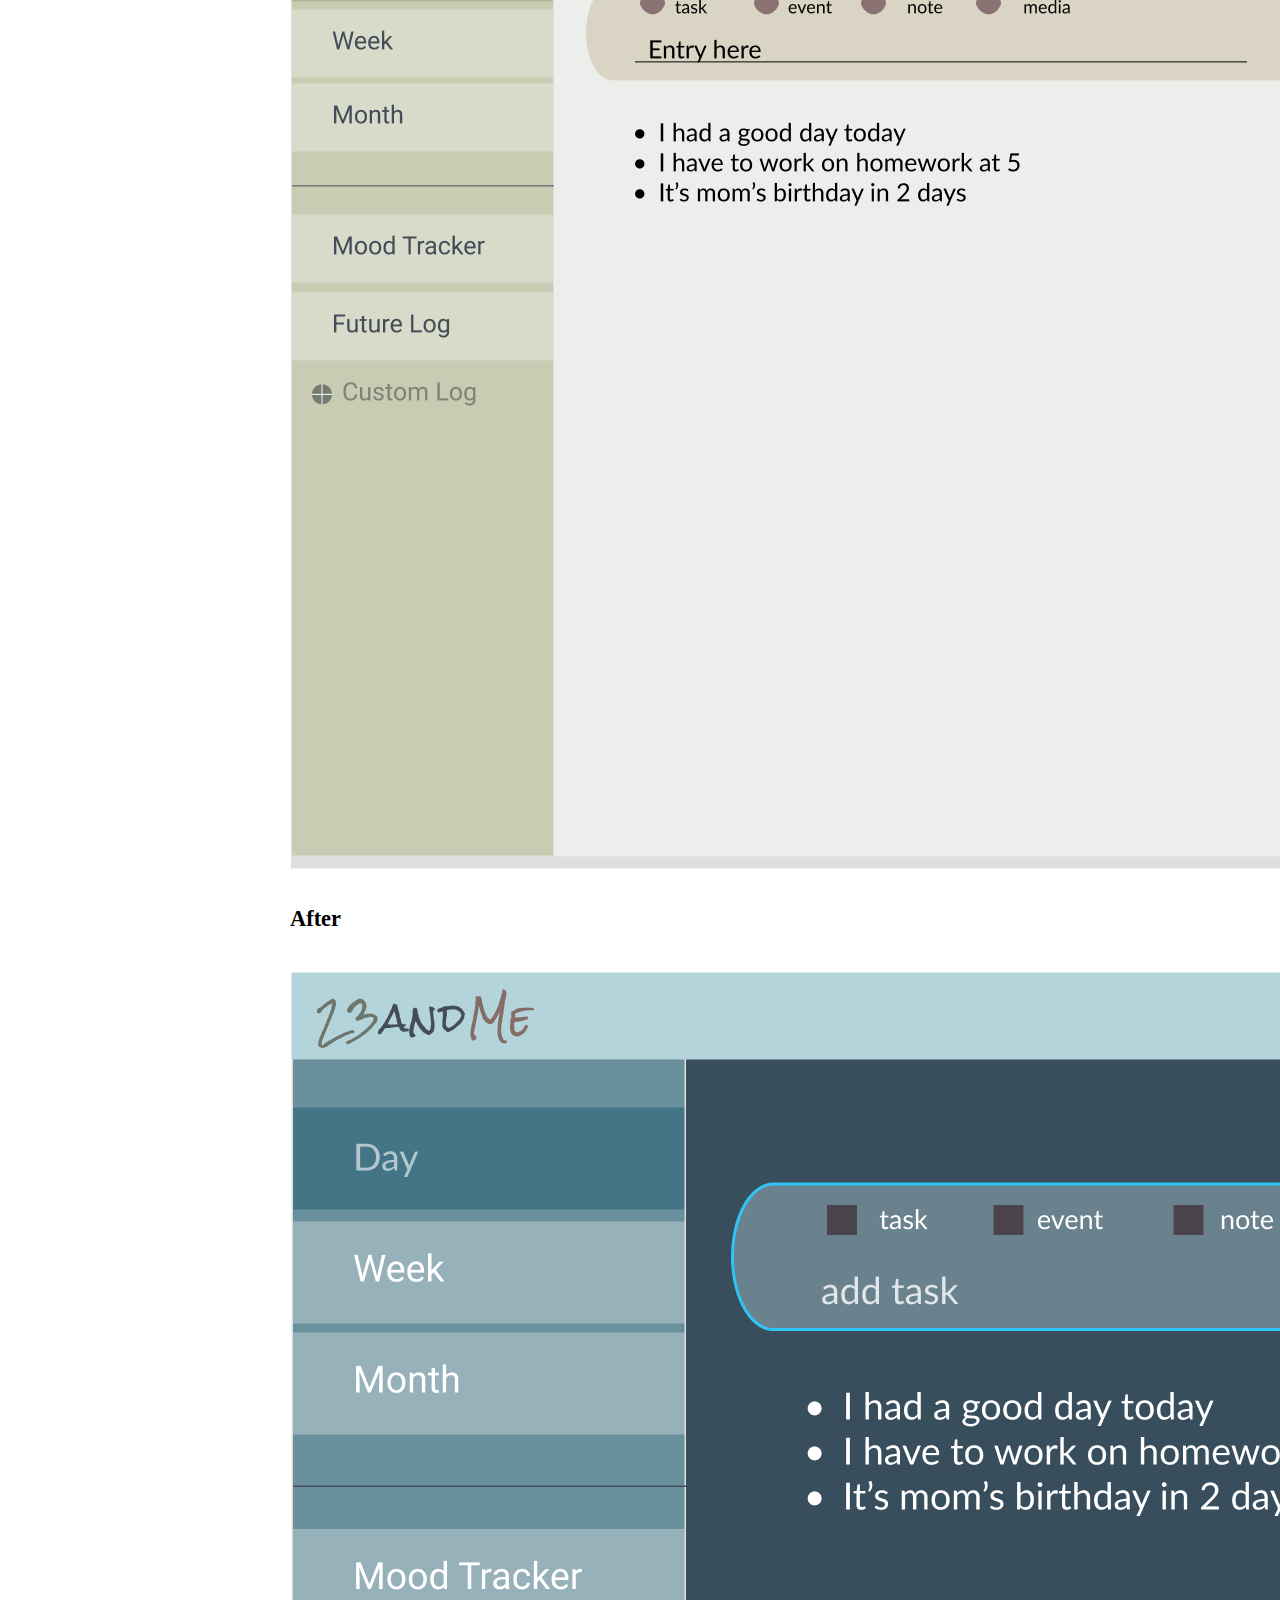
<file: proj2Draft.html>
<html lang="en">
    <head>
        <meta charset="utf-8">
        <meta http-equiv="X-UA-Compatible" content="IE=edge">
        <meta name="viewport" content="width=device-width, initial-scale=1, shrink-to-fit=no">
        <title>Chris Yoon</title>

        <link rel="stylesheet" href="style.css">
        
        
        <!--Bootstrap Dependencies-->
        <!-- <link rel="stylesheet" href="https://cdn.jsdelivr.net/npm/bootstrap-icons@1.3.0/font/bootstrap-icons.css"> -->
        <link href="https://cdn.jsdelivr.net/npm/bootstrap@5.0.2/dist/css/bootstrap.min.css" rel="stylesheet" integrity="sha384-EVSTQN3/azprG1Anm3QDgpJLIm9Nao0Yz1ztcQTwFspd3yD65VohhpuuCOmLASjC" crossorigin="anonymous">
        <script src="https://cdn.jsdelivr.net/npm/@popperjs/core@2.9.2/dist/umd/popper.min.js" ></script>
        <script src="https://cdn.jsdelivr.net/npm/bootstrap@5.0.1/dist/js/bootstrap.min.js" integrity="sha384-Atwg2Pkwv9vp0ygtn1JAojH0nYbwNJLPhwyoVbhoPwBhjQPR5VtM2+xf0Uwh9KtT" crossorigin="anonymous"></script>

        <!--Fonts-->
        <link rel="preconnect" href="https://fonts.googleapis.com">
        <link rel="preconnect" href="https://fonts.gstatic.com" crossorigin>
        <link href="https://fonts.googleapis.com/css2?family=EB+Garamond:wght@600&display=swap" rel="stylesheet">
        <link href="https://fonts.googleapis.com/css2?family=Open+Sans&display=swap" rel="stylesheet">
    </head>
    <body class="proj1 projects">
        <div class="background"> 
            <div class="container-fluid px-4 wrapper">
                <!--Nav stuff -->
                <div class="row pt-4">
                    <nav class="navbar navbar-expand-md navbar-light bg-transparent px-0">
                        <div class="container-fluid px-4">
                            <a class="navbar-brand" href="index.html">chrisyoon</a>
                            <button class="navbar-toggler" onclick="this.classList.toggle('change')" type="button" data-bs-toggle="collapse" data-bs-target="#navbarSupportedContent" aria-controls="navbarSupportedContent" aria-expanded="false" aria-label="Toggle navigation">
                                <div class="bar1"></div>
                                <div class="bar2"></div>
                                <div class="bar3"></div>
                            </button>
                            <!--Collapsible nav option-->
                            <div class="collapse navbar-collapse float-right" id="navbarSupportedContent">
                                <ul class="navbar-nav ms-auto mb-2 mb-lg-0">
    
                                    <li class="nav-item dropdown">
                                        <a class="nav-link dropdown-toggle" href="#" id="navbarDropdown" role="button" data-toggle="dropdown" aria-haspopup="true" aria-expanded="false">Work</a>
                                        <div class="dropdown-menu" aria-labelledby="navbarDropdown">
                                            <a class="dropdown-item active" href="proj1.html">Onwards</a>
                                            <a class="dropdown-item" href="proj2.html">Art Portfolio</a>
                                        </div>
                                    </li>
                                    <li class="nav-item">
                                        <a class="nav-link " aria-current="page" href="index.html">Home</a>
                                    </li>
                                    <li class="nav-item">
                                    <a class="nav-link" href="about.html">About </a>
                                    </li>
                                </ul>
                            </div>
                        </div>
                    </nav>
                </div>
            </div>
            <div class="container-fluid title desktop">
                <div class="row mx-auto">
                    <div class="col-lg-5 col-12 my-auto px-0">
                        <h1 class="projTitle">23BuJo</h1>
                        <h5 class="mb-4">Organizing a hectic schedule</h5>
                        <p> Timeline - March 29 - June 11, 2021 <br>
                            Roles - Frontend Engineer, Designer 
                        </p>
                    </div>
                    <div class="col-lg-7 col-12 p-0"> 
                        <img src="imgs/23andMe/home3x.png" class="w-100 d-block m-auto dHeader">
                    </div>
                </div>
            </div>
            <div class="container-fluid title">

                <div class="row mx-0 mx-sm-4 pt-5"></div>
                <div class="row pt-5">
                    <div class="col-12">
                        <h4>Overview</h4>
                        <p>23andMe's Bullet Journal was created in a group of nine student developers over the course of ten weeks. 
                        It was created as a solution for organizing college student's hectic schedules. 

                        </p>
                        <h4>Problem</h4>
                        <p> Rarely in life is anybody able to have the luxury of having a single thing to focus and worry about. This holds especially true for college students who have to balance their academic, extracurricular, and career responsibilities while maintaining some semblance of a social life. 
                            <br><br>
                            Handling such a hectic schedule could lead to missed deadlines and hurt one's mental health. The bottom line is, 
                            college students need a way to handle their hectic schedule to healthily tackle their academic and 
                            career-oriented goals. 
                        </p>
                    </div>
                </div>
                
            </div>
    
            <hr class="mt-5">
    
            <div class="container-fluid py-5 px-0">
                <div class="row medWrap">
                    <h3 class="pt-4">Bullet Journal Research</h3>
                    <p> Our first order of action was researching the Bullet Journal domain. After reading through blog posts, BuJo product descriptions, and 
                        insights from a handful of BuJo users (COVID restrictions), we articulated our BuJo philosophy which would guide our development decisions. <br><br>
                        
                        <b>Philosophy</b>: A BuJo provides a single place for keeping track of events, tasks, and notes. Rapid logging, the language of the BuJo, makes the content easy to read. A color scheme 
                        and media content makes the space more personal. 
                    </p>
                </div>

                <div class = "row medWrap pt-5">
                    <h3 class="pt-4">User Research</h3>
                    <p>Due to stringent COVID restrictions and a tight course schedule that didn't factor in preliminary user research, we were unable to do thorough user research 
                        into current online BuJo users. We were able to find a handful of users amidst our close family / friends, but much of our findings on pain points with current
                        online BuJo solutions were found after using them ourselves. Some of the most common <b>pain points</b> were: </p>
                        <b><ul class="ms-5">
                            <li>Hard-to-use calendar views (month, week, day)</li>
                            <li>Unintuitive transferable bullets</li>
                            <li>Feature bloat cluttering the UI, necessitating long onboarding process</li>
                        </ul></b>
                    <h4 class="pt-4">Personas</h4>
                    <p>Using what little user research we had, we also created 3 personas to keep us within a user-focused development mindset. </p>
                </div>

                <div class="row wider pt-5 mx-lg-auto mx-4">
                    <div class="col-md-4">
                        <img class="w-75 persona" src="imgs/23andMe/persona1.png">
                        <p class="pt-3">
                            <b>Age: </b> 64<br>
                            <b>Profession:</b>  Retired<br>
                            <b>Frustrations: </b> Always forgetting events<br>
                            <b>Goals: </b> Enjoy retirement, make time for grandchildren 
                        </p>
                    </div>
                    <div class="col-md-4">
                        <img class="w-75 persona" src="imgs/23andMe/persona2.png">
                        <p class="pt-3">
                            <b>Age: </b>36 <br>
                            <b>Profession: </b>Sr. Software Engineer <br>
                            <b>Frustrations: </b> Has lots going on all the time, not enough time in the day<br>
                            <b>Goals: </b> Maximize productivity, keep track of all her projects
                        </p>
                    </div>
                    <div class="col-md-4">
                        <img class="w-75 persona" src="imgs/23andMe/persona3.png">
                        <p class="pt-3">
                            <b>Age: </b> 19 <br>
                            <b>Profession: </b> College student<br>
                            <b>Frustrations: </b> Hard time setting priorities, feels overwhelmed<br>
                            <b>Goals: </b> Graduate and have a job lined up, maximize productivity
                        </p>
                    </div>
                </div>

                <div class="row medWrap">
                    <h3 class="pt-4">Plan the Minimum, Hope for More</h3>
                    <p class="pt-3"> Now that we'd familiarized ourselves with the domain and common issues in it, we began planning our development cycle.
                        Because we all had limited development experience, we thought it best to implement the essential functionalities of a BuJo before 
                        moving onto any extra features. 
                        <br><br>
                        Based on the philosophy we defined, we decided that a mood tracker, transferable bullets, multiple 
                        calendar views, and 3 different bullet types were enough to capture the essence of a BuJo. To address the pain points we found during user research,
                        we limited features to keep our app simple and elected to implement drag-and-droppable bullets to make transferring bullets as intuitive 
                        as possible.
                    </p>
                </div>
                <div class="row wider pt-5 mx-lg-auto mx-5">
                    <div class="col-6 col-lg-3 mb-4 mb-lg-0">
                        <h6 class="mb-3">Mood tracker</h6>
                        <img class="w-100 sketch" src="imgs/23andMe/mood.png">
                    </div>
    
                    <div class="col-6 col-lg-3 mb-4 mb-lg-0">
                        <h6 class="mb-3">Transferable bullets</h6>
                        <img class="w-100 sketch" src="imgs/23andMe/transfer.png">
                    </div>

                    <div class="col-6 col-lg-3 mb-4 mb-lg-0">
                        <h6 class="mb-3">Month, Week, Day Views</h6>
                        <img class="w-100 sketch" src="imgs/23andMe/views.png">
                    </div>
    
                    <div class="col-6 col-lg-3 mb-4 mb-lg-0">
                        <h6 class="mb-3">3 Bullet Types</h6>
                        <img class="w-100 sketch" src="imgs/23andMe/bullets.png">
                    </div>
                </div>
            </div>
    
            <div class="container-fluid px-0 pb-4">
                <div class="row medWrap pt-4"> 
                    <h3>The Harsh Reality of Feasibility</h3>
                    <p class="pt-3"> 
                         I was a part of a group of 4 designers in charge of designing the UI for the BuJo. Our initial designs (below) 
                         contained feautres such as customization of the background, drawing, and complex user statistics. Though we thought 
                         these features made our UI 'look cool' they were wholly unrealistic and much of our low-fi designs had to be scrapped as a result. 
                         On the bright side, the general look of our pages (side navbar and daily page) remained largely unchanged up through the final 
                         prototype. Although a lot of work was for nothing, this design process was a good learning experience.
                    </p>
                </div>

                <div class="row wider mx-auto py-3 reduce">
                    <div class="col-lg-6 col-12 mb-4">
                        <h5 class="mb-3">Daily </h5>
                        <img class="w-100" src="imgs/23andMe/Daily.png">
                    </div>
                    <div class="col-lg-6 col-12 mb-4">
                        <h5 class="mb-3">Weekly </h5>
                        <img class="w-100" src="imgs/23andMe/Weekly.png">
                    </div>
                    <div class="col-lg-6 col-12 mb-4">
                        <h5 class="mb-3">Monthly </h5>
                        <img class="w-100" src="imgs/23andMe/Monthly.png">
                    </div>
                    <div class="col-lg-6 col-12 mb-4">
                        <h5 class="mb-3">Monthly expanded</h5>
                        <img class="w-100" src="imgs/23andMe/exMonth.png">
                    </div>
                </div> 
            </div>
            <div class="container-fluid px-0 pt-3">
                <div class="row medWrap">
                    <h3 class="pb-3">Ask for Second Opinions</h3>
                    <p>
                        In the final iteration of our BuJo design, we presented our prototype to our team and professor. Though the team enjoyed 
                        the look of the prototype, our professor felt that the pages' intentions were often unclear and the app looked far too 'Christmasy'. 
                        Since our professor was the sole stakeholder in this practicum course, we had no choice but to overhaul our designs.
                        First, we switched the theme to a less-diverse color palette, then increased the contrast 
                        on UI elements to make interactable elements clearer for the user. 
                    </p>
                    <div class="col-12 mb-4">
                        <h5 class="mb-3">Before </h5>
                        <img class="w-100" src="imgs/23andMe/Before.png">
                    </div>
                    <div class="col-12 mb-4">
                        <h5 class="mb-3">After </h5>
                        <img class="w-100" src="imgs/23andMe/After.png">
                    </div>
                    <p>
                        Admittedly, the design 'overhaul' didnt' change much of the existing design. We were strapped for time and had to begin coding. We also believed 
                        that the design could be reworked as we coded frontend elements. This ended up being impossible given the time crunch and was an important reminder that 
                        designs should be tested outside of the team echo chamber.  
                    </p>


                </div>
            </div>
    
            <!-- <div class="container-fluid px-0 py-5">
                <div class="row medWrap">
                    <h3>Sunk Cost Fallacy</h3>
    
                    <div class="col-12 py-2 mx-auto">
                        <p class="pt-3">Every group member was reponsible for creating three personas and a corresponding story board. My personas were of people in a couple, a group of friends, and simply alone. 
                            During one of our weekly meetings, we presented and personas and gave feedback on each other's work. After identifying the best artists and nailing down how we thought our app 
                            should be used, we created these three personas and storyboards.  
                        </p>
                    </div>
                </div>
                
            </div> -->
    
            <div class="container-fluid py-5 px-0">
                <div class="row medWrap">
                    <h3>Final Product</h3>
                    <p class="py-3">Below are two of the main user flows demoed on our web-app. 
                    </p>
                </div>

                <div class="row medWrap mx-auto mb-5">
                    <div class="col-12 py-3">
                        <video class="w-100 d-block mx-auto" autoplay loop muted> 
                            <source src="imgs/23andMe/vid1.mp4">
                        </video>
                        <h5 class="pt-3"> Drag and Drop</h5>
                        <p class="pb-5">Transferable bullets are a key functionality to a Bullet Journal. The demo above shows 
                            how different bullets can be moved from different days within the Weekly view. There are 8 days displayed at a time 
                            so that a bullet can be transferred from one week to the next. 
                        </p>
                    </div>
                    <div class="col-12">
                        <video class="w-100 d-block mx-auto" autoplay loop muted> 
                            <source src="imgs/23andMe/vid2.mp4">
                        </video>
                        <h5 class="pt-3"> Day view bullet creation</h5>
                        <p> The daily view contains an EntryCreator component that allows the user to create 3 different types of bullets (task, event, and note). The 
                            day scroller component at the top allows users to move between days. Bullets are also draggable within this view to allow for the user 
                            to sort the bullets however they deem fit within a day. 
                        </p>
                    </div>
                </div>
            </div>
    
            <div class="container-fluid pb-5 px-0"> 
                <div class="row medWrap"> 
                    <div class="col-12"> 
                        <h3>Reflection</h3> 
                        <p class="pt-3"> 
                            As a whole, I was happy with how the project turned out.
                            The database and authentication services works with minimal bugs. 
                            Even though a lot of the frontend logic could be optimized and organized 
                            better, it culminates into a very usable UI without glaring errors. 
                            <br><br> 

                            If I were to have had a couple more weeks with the project, I'd probably spend most of it redesigning the UI. I think the blue background is 
                            a bit overwhelming and the top bar's aesthetic and logo is a bit unpolished. Furthermore, the date switcher at the top of the 
                            daily view looks out of place and the collapsible side bar's animation/placement is awkward. 
                            <br><br>

                            Nevertheless, this project was an indispensible learning experience that developed my understanding of vanilla Javascript 
                            and server-side coding. It was a great introduction to Agile methodologies which has been invaluable in my internships at 
                            SmartTwigs and United Health Group. 
                        </p>
                    </div>
    
                    <div class="col-12 pt-3">
                        <a class="funAnchor" href="index.html">Back Home</a>
                    </div> 
                </div>
        </div>

        <script src="https://code.jquery.com/jquery-3.2.1.slim.min.js" integrity="sha384-KJ3o2DKtIkvYIK3UENzmM7KCkRr/rE9/Qpg6aAZGJwFDMVNA/GpGFF93hXpG5KkN" crossorigin="anonymous"></script>
        <script src="https://maxcdn.bootstrapcdn.com/bootstrap/4.0.0/js/bootstrap.min.js" integrity="sha384-JZR6Spejh4U02d8jOt6vLEHfe/JQGiRRSQQxSfFWpi1MquVdAyjUar5+76PVCmYl" crossorigin="anonymous"></script>
    </body>
</html>
</file>
<file: style.css>
/*The bootstrap icons */ 
@import url("https://cdn.jsdelivr.net/npm/bootstrap-icons@1.3.0/font/bootstrap-icons.css");

/*The fonts */
@import url("https://cdn.jsdelivr.net/npm/bootstrap-icons@1.3.0/font/bootstrap-icons.css");

/*Wrapper of everything */
.wrapper {
    max-width: 1300px;
}
.background {
    background-color: #FEF9EF;
    margin: 30px;
    box-sizing: border-box;
    max-width: 100%;
}
.projects .background { 
    background: none;
    margin-top: 0; 
}

/*util styles for work pages*/
.wider {
    max-width: 1200px !important;
    padding: 0 5% !important;
}

.reduce { 
    padding: 0 8% !important; 
}

.widest {
    max-width: 1400px !important;
    padding: 0 2.5% !important;
}

.medWrap {
    width: clamp(700px, 40vw, 1100px); 
    margin: 0 auto !important;
}
@media screen and (max-width: 700px) {
    .medWrap { 
        width: unset; 
        padding: 0 15px !important; 
    } 
}
hr{
    width: 80%;
    max-width: 1050px;
    margin: auto !important;
    height: 2px !important;
    color: gray !important;
}

/*Text Formatting*/
h3 {
    font-size: 2.7rem !important;
}
h4 { 
    font-size: 2rem !important; 
}
h5 { 
    font-size: 1.4rem !important; 
}
h6 { 
    font-size: 1.00rem !important; 
}
p{
    font-family: 'Open Sans', sans-serif;
    font-size: 1.15rem; 
    line-height: 1.75em !important;
}
.navbar ul{ 
    font-size: 1rem !important; 
}
ol {
    line-height: 1.65em;
    font-size: 1.15rem; 
}
ul {
    font-size: 1.15rem !important; 
    line-height: 1.65em !important;
}
/*Cool format for anchor tag*/
.funAnchor {
    font-size: 1.2rem; 
    text-decoration: none;
    color: #4a0d0b;
    font-weight: bold; 
    border-bottom: 2px solid; 
    margin-top: 25px; 
    padding-bottom: 3px;
    transition: background-position 0.3s ease-out;
    background-image: linear-gradient(to right, rgba(255, 255, 255, 0) 50%, #fffa99 50%);
    background-size: 200% auto;
}
.funAnchor:hover {
    color: black;
    background-position: -99.99% 0;
    border-bottom: none; 
}


/*Navbar*/
/*The hamburger menu*/
.navbar-toggler { 
    border: none !important; 
}
.navbar-toggler:focus { 
    outline: none !important; 
    box-shadow: none !important; 
}
.bar1, .bar2, .bar3 {
    width: 30px;
    height: 3px;
    background-color: rgb(139, 146, 151);
    margin: 6px 0;
    transition: 0.4s;
  }
  .change .bar1 {
    -webkit-transform: rotate(-45deg) translate(-8px, 6px);
    transform: rotate(-45deg) translate(-6px, 6px);
  }
  .change .bar2 {opacity: 0;}
  .change .bar3 {
    -webkit-transform: rotate(45deg) translate(-7px, -7px);
    transform: rotate(45deg) translate(-6px, -7px);
  }

/*Navbar font sizes*/
.navbar-brand { 
    font-size: 1.30rem !important; 
}

/*index.html*/
/*Introduction phrases and design*/
.name {
    text-decoration: none;
}
.chris{
    background-color: #227C9D !important;
    transition: .3s;
}
.chris:hover{
    background-color: #3EA38D !important;
}
/* Handle images for home */
.intro {
    /* background-image: url(imgs/me.JPG);
    background-repeat: no-repeat;
    background-size: cover;
    background-origin: content-box;
    background-position: center;  */
    /* margin-left: 45%;
    margin-right: 20%;  */
    /* height: 35vw;
    min-height: 350px; */
    max-height: 500px;
    margin: 150px 0 !important; 
    display:flex;
    align-items: center;
}
.text{
    display: flex; 
    flex-wrap: wrap; 
    text-align: left; 
    margin-right: 10vw; 
    max-width: 755px; 
}
.text p{ 
    margin-bottom: 10px 0; 
    letter-spacing: 2px; 
    font-weight: bold; 
    color: rgb(189, 193, 194); 
}
.text h1 { 
    font-family: 'Lora', serif; 
    font-size: 3.6rem; 
    line-height: 4.5rem; 
}

/*Cards*/
.projLinks {
    height: clamp(250px, 45vw, 550px); 
    overflow: hidden; 
    margin-bottom: 100px !important; 
}
.tPicBg { 
    background-color: #fd9a7e; 
    height: 100% !important; 
    padding: 0 !important; 
    overflow: hidden; 
    position: relative; 
}
.projLinks:nth-child(5) .tPicBg{ 
    display: flex; 
    background-color: #ff7b7ba6 !important;
}
.tPicBg a { 
    position: absolute; 
    display: block; 
    height: 100%; 
    width: 100%; 
}
.titlePicPhone { 
    display: block; 
    max-width: 300px; 
    width: 50%; 
    margin-top: 15%; 
    margin-left: auto; 
    margin-right: auto; 
    filter: drop-shadow(0 0 20px rgb(0, 0, 0));
}
.titlePicSite { 
    display: block; 
    position: relative; 
    margin: auto;  
    right: 20%; 
    width: 100% !important; 
    filter: drop-shadow(0 0 20px rgb(0, 0, 0));
}

/*When the columns take full width (md size)*/
@media screen and (max-width: 768px) {
    .projLinks { 
        padding: 0 !important; 
        height: 65vw; 
        overflow: unset; 
        margin-bottom: 300px !important; 
    }
    .descript { 
        position: relative !important; 
        top: unset !important; 
        right: unset !important; 
        margin-top: 20px !important; 
    }
}

/*Text associated with the displayed projects*/
.descript { 
    position: relative; 
    top: 20%; 
    right: 7%; 
}
.descript h2{ 
    font-family: 'Lora', serif; 
    font-size: 3.0rem; 
}

/*Mobile for home page*/
@media screen and (max-width: 766px){
    .headerImg { 
        margin: 30px auto 0 auto !important; 
        width: 300px !important; 
    }
}

/*proj1.html*/
.title { 
    margin-top: 100px !important; 
    max-width: 1170px; 
    padding: 0 10% !important; 
}
.desktop { 
    max-width: 1300px; 
    padding: 0 2% !important; 
}
.dHeader { 
    filter: drop-shadow(0 0 10px rgba(0,0,0,0.5));
}
.projTitle, 
h3,
h4{
    font-family: 'EB Garamond', serif;
}
.projTitle {
    font-size: 5rem !important;
}

.onwardTop {
    height: 75%;
    width: auto !important;
}
.sketch {
    border-radius: 10px;
    box-shadow: 0 3px 10px rgb(0 0 0 / 0.2);
}
.comp {
    border-radius: 10px;
    padding: 0 !important;
    box-shadow: 0 3px 10px rgb(0 0 0 / 0.2);
}
.color2 {
    background-color: #E3FFFF;
}

.finalSketch {
    max-width: 1000px !important;
}
.colorText {
    max-width: 1170px;
    margin: auto !important;
}

/*Vid button stuff*/
button {
    background-color: transparent;
    background-repeat: no-repeat;
    border: none;
    cursor: pointer;
    outline: none;
}

.buttonWrap {
    position: relative;
}
.prevBut, .nextBut {
    position: absolute;
    top: 45%;
    width: min(8vw, 80px);
    z-index: 1;
}
.prevBut img:hover {
    transform: scale(-1.3 ,1.3);
    transition: .5s;
}
.prevBut img {
    transform: scaleX(-1);
}
.nextBut {
    right: 0%;
}
.nextBut img:hover{
    transform: scale(1.3);
    transition: .5s;
}

/*Video themselves*/
.vid-active {
    border-radius: 30px;
    display: block !important;
    /* box-shadow: 0 3px 10px rgb(0 0 0 / 0.2); */
    animation: fadeIn 1s ;
}
.vid {
    display: none;
}
.vtWrap {
    height: 50%;
    background-color: #E3FFFF;
    border-radius: 30px;
    align-self: center;
    box-shadow: 0 3px 10px rgb(0 0 0 / 0.2);
    padding: 10px;
}
.vidText {
    display: none;
}
.vtWrap .active {
    display: block !important;
    animation: fadeIn 1s ;
}

@keyframes fadeIn {
    0% {
       opacity: 0;

    }
    100% {
       opacity: 1;
    }
 }

/*About section */
.about h2 {
    font-family: 'Open Sans', sans-serif;
}

.misc1{
    background-color: #dfc8fd !important;
}

.misc2 {
    background-color: #ad77f3 !important;
}

.abtPic {
    max-width: 200px;
}

.abtP mark {
    background-color: #dfc8fd;
}
.misc1, .misc2 {
    border: none !important;
    justify-content: center;
    box-shadow: 0 6px 10px rgba(0,0,0,.08), 0 0 6px rgba(0,0,0,.05);
    transition: .3s transform cubic-bezier(.155,1.105,.295,1.12),.3s box-shadow,.3s -webkit-transform cubic-bezier(.155,1.105,.295,1.12);
}
.misc1:hover, .misc2:hover {
    transform: scale(1.01);
    box-shadow: 0 10px 20px rgba(0,0,0,.12), 0 4px 8px rgba(0,0,0,.06);
}

/*proj2*/
.persona{ 
    max-width: 175px !important;
    margin: auto !important; 
    display: block !important;  
}
</file>
